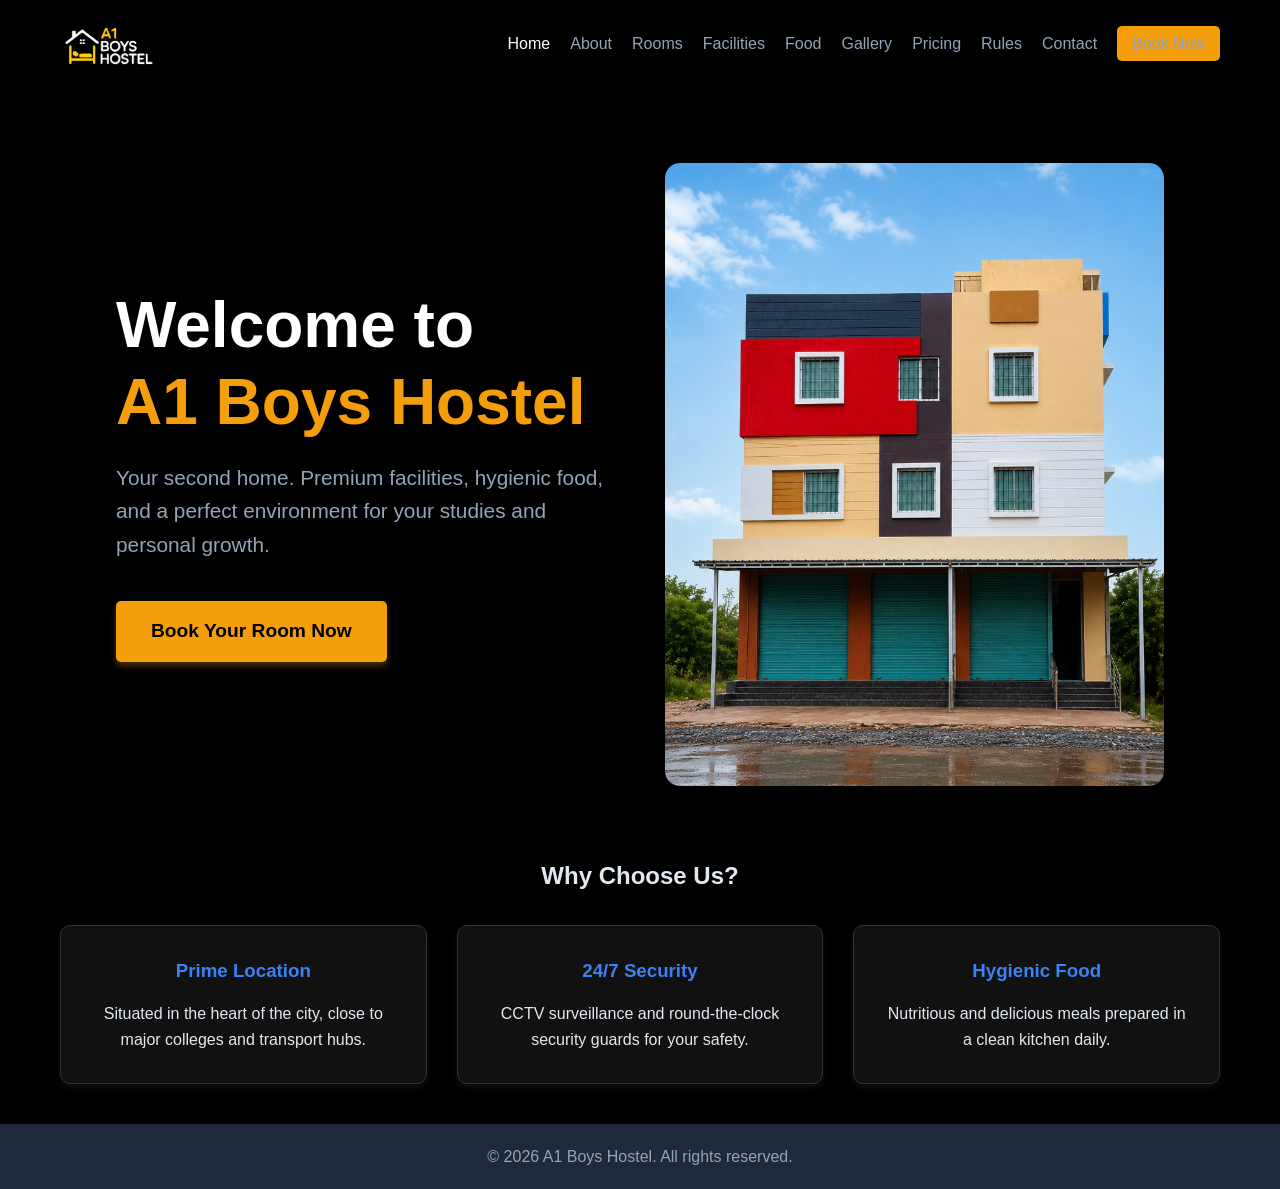
<file: index.html>
<!DOCTYPE html>
<html lang="en">
<head>
    <meta charset="UTF-8">
    <meta name="viewport" content="width=device-width, initial-scale=1.0">
    <title>A1 Boys Hostel | Home</title>
    <link rel="stylesheet" href="css/style.css">
</head>
<body>
    <header>
        <nav class="navbar">
            <a href="index.html" class="logo">
                <img src="images/logo.jpg" alt="A1 Boys Hostel Logo" style="height: 60px; margin: 0;">
            </a>
            <button class="menu-toggle" id="menuToggle">☰</button>
            <ul class="nav-links" id="navLinks">
                <li><a href="index.html">Home</a></li>
                <li><a href="about.html">About</a></li>
                <li><a href="rooms.html">Rooms</a></li>
                <li><a href="facilities.html">Facilities</a></li>
                <li><a href="food.html">Food</a></li>
                <li><a href="gallery.html">Gallery</a></li>
                <li><a href="pricing.html">Pricing</a></li>
                <li><a href="rules.html">Rules</a></li>
                <li><a href="contact.html">Contact</a></li>
                <li><a href="booking.html" class="btn" style="padding: 5px 15px; margin-top: -5px;">Book Now</a></li>
            </ul>
        </nav>
    </header>

    <main>
        <style>
            .hero-split {
                display: flex;
                flex-wrap: wrap;
                align-items: center;
                justify-content: center;
                width: 100vw;
                position: relative;
                left: 50%;
                right: 50%;
                margin-left: -50vw;
                margin-right: -50vw;
                padding: 60px 10%;
                background-color: #000000;
                min-height: 85vh;
                margin-top: -40px;
                gap: 50px;
            }
            .hero-content {
                flex: 1;
                min-width: 300px;
                max-width: 600px;
                text-align: left;
            }
            .hero-image-container {
                flex: 1;
                min-width: 300px;
                max-width: 500px;
                display: flex;
                justify-content: center;
            }
            .blinking-building {
                width: 100%;
                height: auto;
                max-height: 75vh;
                object-fit: cover;
                border-radius: 15px;
                box-shadow: 0 10px 30px rgba(0,0,0,0.5);
                animation: pulseImage 3s infinite alternate;
            }
            @keyframes pulseImage {
                0% { opacity: 1; transform: scale(1); box-shadow: 0 10px 30px rgba(0,0,0,0.5); }
                100% { opacity: 0.7; transform: scale(0.97); box-shadow: 0 10px 40px rgba(245, 158, 11, 0.4); }
            }
        </style>
        <section class="hero-split">
            <div class="hero-content">
                <h1 style="font-size: 4rem; color: var(--white); margin-bottom: 20px; line-height: 1.2;">Welcome to <br><span style="color: var(--accent-color);">A1 Boys Hostel</span></h1>
                <p style="font-size: 1.3rem; color: var(--gray); margin-bottom: 40px; line-height: 1.6;">Your second home. Premium facilities, hygienic food, and a perfect environment for your studies and personal growth.</p>
                <a href="booking.html" class="btn" style="padding: 15px 35px; font-size: 1.2rem; box-shadow: 0 4px 6px rgba(245, 158, 11, 0.3);">Book Your Room Now</a>
            </div>
            <div class="hero-image-container">
                <img src="images/home-bg.jpg" alt="A1 Boys Hostel Building" class="blinking-building">
            </div>
        </section>

        <section>
            <h2 style="text-align: center; margin-bottom: 20px;">Why Choose Us?</h2>
            <div class="grid-container">
                <div class="card">
                    <h3>Prime Location</h3>
                    <p>Situated in the heart of the city, close to major colleges and transport hubs.</p>
                </div>
                <div class="card">
                    <h3>24/7 Security</h3>
                    <p>CCTV surveillance and round-the-clock security guards for your safety.</p>
                </div>
                <div class="card">
                    <h3>Hygienic Food</h3>
                    <p>Nutritious and delicious meals prepared in a clean kitchen daily.</p>
                </div>
            </div>
        </section>
    </main>

    <footer>
        <p>&copy; 2026 A1 Boys Hostel. All rights reserved.</p>
    </footer>

    <script src="js/script.js"></script>
</body>
</html>
</file>
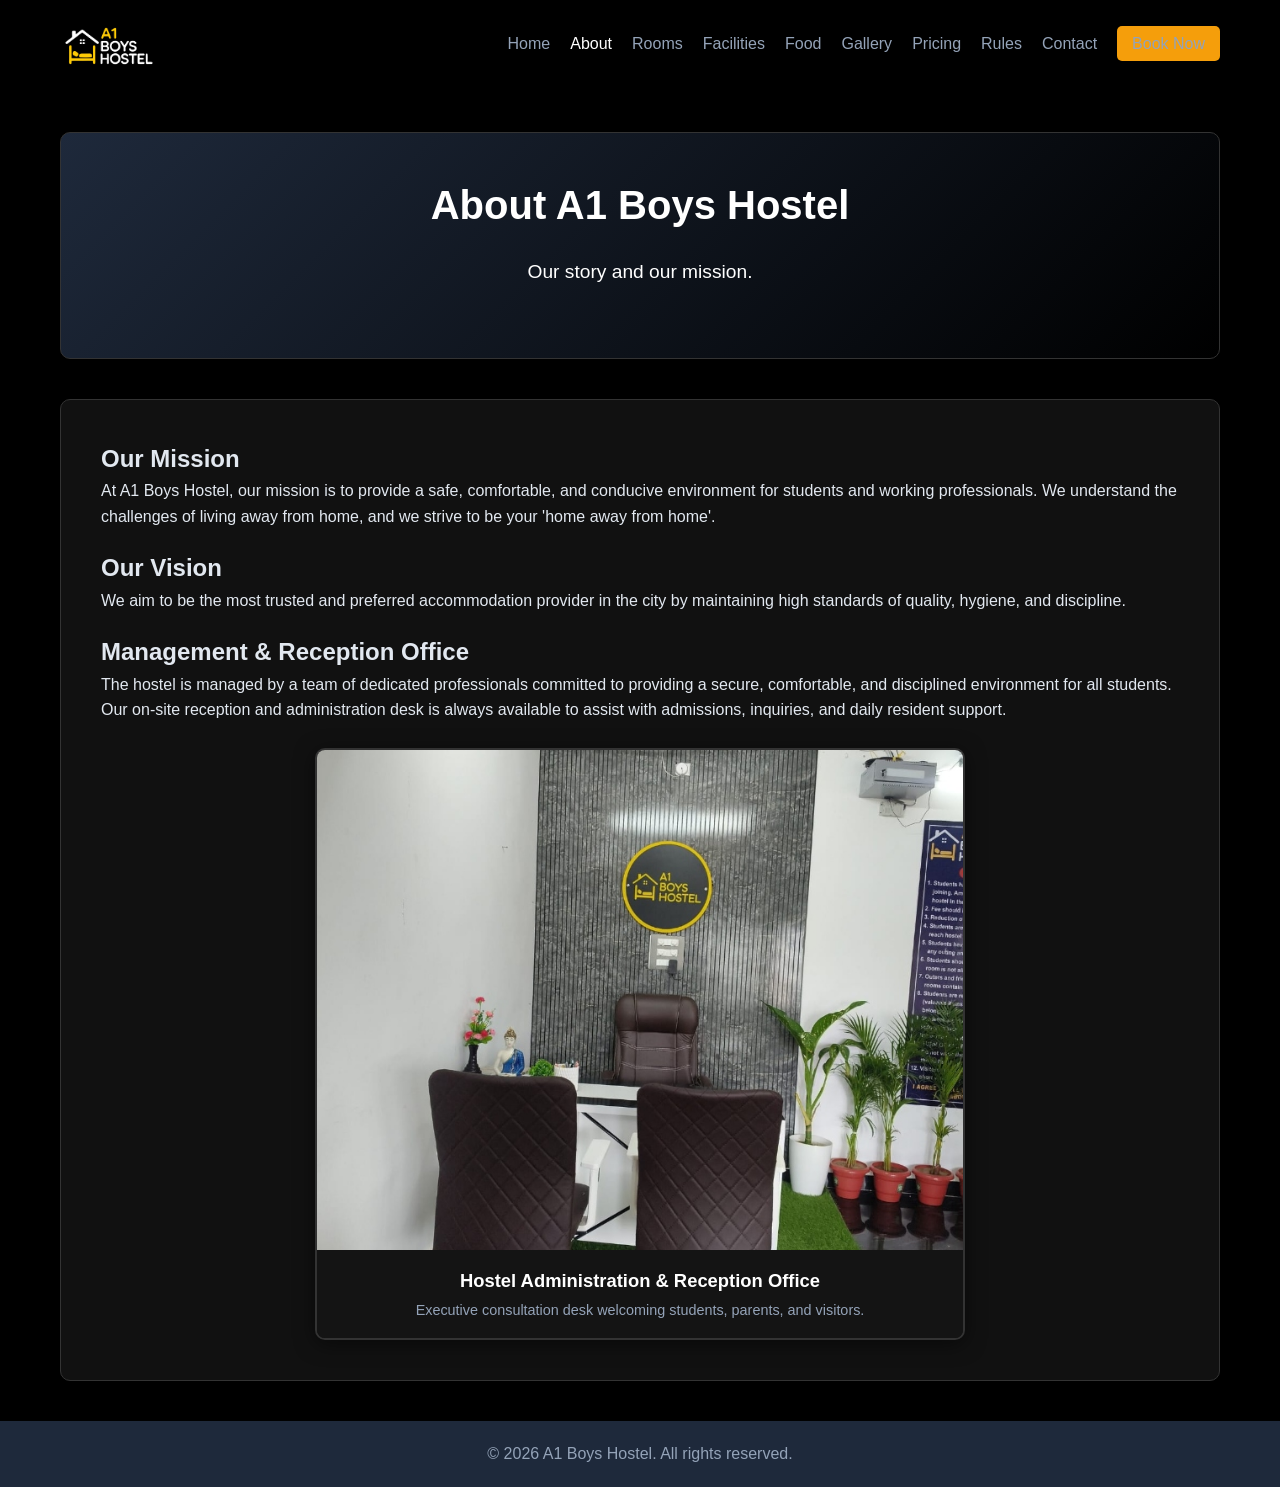
<file: about.html>
<!DOCTYPE html>
<html lang="en">
<head>
    <meta charset="UTF-8">
    <meta name="viewport" content="width=device-width, initial-scale=1.0">
    <title>About Us | A1 Boys Hostel</title>
    <link rel="stylesheet" href="css/style.css">
</head>
<body>
    <header>
        <nav class="navbar">
            <a href="index.html" class="logo">
                <img src="images/logo.jpg" alt="A1 Boys Hostel Logo" style="height: 60px; margin: 0;">
            </a>
            <button class="menu-toggle" id="menuToggle">☰</button>
            <ul class="nav-links" id="navLinks">
                <li><a href="index.html">Home</a></li>
                <li><a href="about.html">About</a></li>
                <li><a href="rooms.html">Rooms</a></li>
                <li><a href="facilities.html">Facilities</a></li>
                <li><a href="food.html">Food</a></li>
                <li><a href="gallery.html">Gallery</a></li>
                <li><a href="pricing.html">Pricing</a></li>
                <li><a href="rules.html">Rules</a></li>
                <li><a href="contact.html">Contact</a></li>
                <li><a href="booking.html" class="btn" style="padding: 5px 15px; margin-top: -5px;">Book Now</a></li>
            </ul>
        </nav>
    </header>

    <main>
        <section class="hero" style="padding: 40px 20px;">
            <h1>About A1 Boys Hostel</h1>
            <p>Our story and our mission.</p>
        </section>

        <section style="background-color: var(--card-bg); padding: 40px; border-radius: 10px; border: 1px solid var(--border-color);">
            <h2>Our Mission</h2>
            <p style="margin-bottom: 20px;">At A1 Boys Hostel, our mission is to provide a safe, comfortable, and conducive environment for students and working professionals. We understand the challenges of living away from home, and we strive to be your 'home away from home'.</p>
            
            <h2>Our Vision</h2>
            <p style="margin-bottom: 20px;">We aim to be the most trusted and preferred accommodation provider in the city by maintaining high standards of quality, hygiene, and discipline.</p>

            <h2>Management &amp; Reception Office</h2>
            <p style="margin-bottom: 25px;">The hostel is managed by a team of dedicated professionals committed to providing a secure, comfortable, and disciplined environment for all students. Our on-site reception and administration desk is always available to assist with admissions, inquiries, and daily resident support.</p>
            
            <div style="max-width: 650px; margin: 0 auto; border: 2px solid var(--border-color); border-radius: 10px; overflow: hidden; box-shadow: 0 4px 20px rgba(0,0,0,0.5);">
                <img src="images/office.jpg" alt="A1 Boys Hostel Management Office and Reception Desk" style="width: 100%; height: auto; max-height: 500px; object-fit: cover; display: block;">
                <div style="background-color: #141414; padding: 16px; text-align: center;">
                    <h4 style="color: var(--white); margin-bottom: 4px; font-size: 1.15rem;">Hostel Administration &amp; Reception Office</h4>
                    <p style="color: var(--gray); font-size: 0.9rem; margin: 0;">Executive consultation desk welcoming students, parents, and visitors.</p>
                </div>
            </div>
        </section>
    </main>

    <footer>
        <p>&copy; 2026 A1 Boys Hostel. All rights reserved.</p>
    </footer>

    <script src="js/script.js"></script>
</body>
</html>
</file>
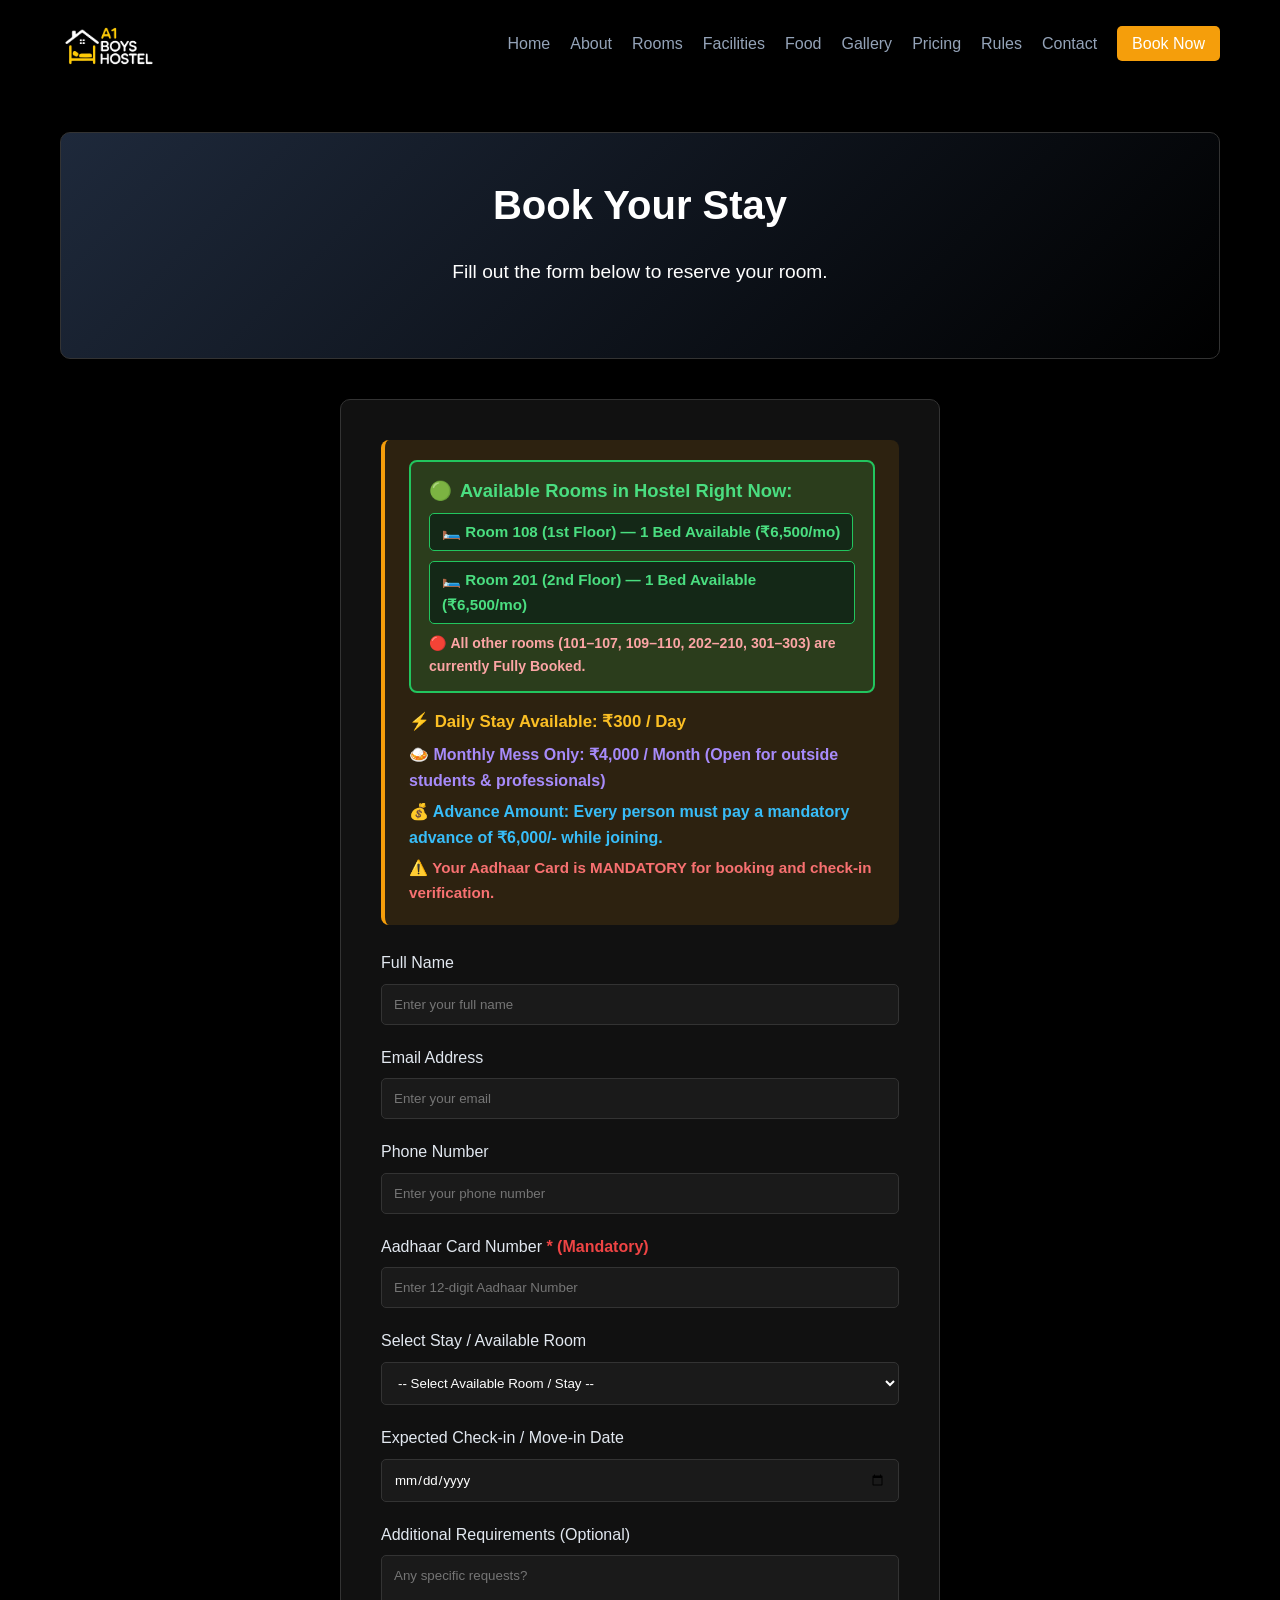
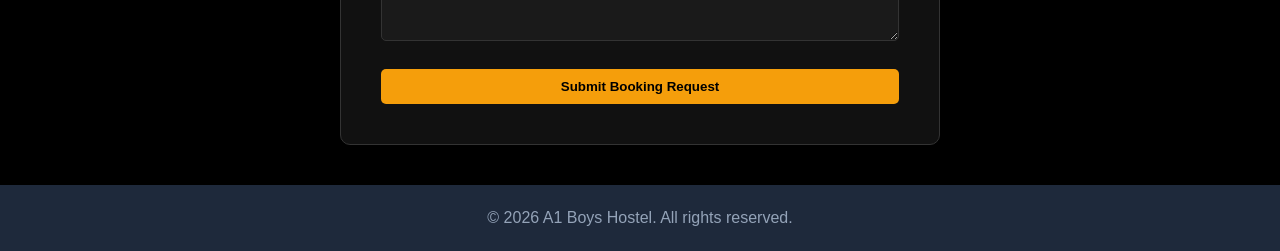
<file: booking.html>
<!DOCTYPE html>
<html lang="en">
<head>
    <meta charset="UTF-8">
    <meta name="viewport" content="width=device-width, initial-scale=1.0">
    <title>Book a Room | A1 Boys Hostel</title>
    <link rel="stylesheet" href="css/style.css">
    <style>
        .form-container {
            background-color: var(--card-bg);
            padding: 40px;
            border-radius: 10px;
            border: 1px solid var(--border-color);
            max-width: 600px;
            margin: 0 auto;
        }
    </style>
</head>
<body>
    <header>
        <nav class="navbar">
            <a href="index.html" class="logo">
                <img src="images/logo.jpg" alt="A1 Boys Hostel Logo" style="height: 60px; margin: 0;">
            </a>
            <button class="menu-toggle" id="menuToggle">☰</button>
            <ul class="nav-links" id="navLinks">
                <li><a href="index.html">Home</a></li>
                <li><a href="about.html">About</a></li>
                <li><a href="rooms.html">Rooms</a></li>
                <li><a href="facilities.html">Facilities</a></li>
                <li><a href="food.html">Food</a></li>
                <li><a href="gallery.html">Gallery</a></li>
                <li><a href="pricing.html">Pricing</a></li>
                <li><a href="rules.html">Rules</a></li>
                <li><a href="contact.html">Contact</a></li>
                <li><a href="booking.html" class="btn" style="padding: 5px 15px; margin-top: -5px;">Book Now</a></li>
            </ul>
        </nav>
    </header>

    <main>
        <section class="hero" style="padding: 40px 20px;">
            <h1>Book Your Stay</h1>
            <p>Fill out the form below to reserve your room.</p>
        </section>

        <section>
            <div class="form-container">
                <div style="background-color: rgba(245, 158, 11, 0.12); border-left: 4px solid var(--accent-color); padding: 20px 24px; border-radius: 8px; margin-bottom: 25px;">
                    <!-- Currently Available Rooms Display -->
                    <div style="background: rgba(34, 197, 94, 0.16); border: 2px solid #22c55e; padding: 14px 18px; border-radius: 8px; margin-bottom: 16px;">
                        <h4 style="margin: 0 0 8px 0; color: #4ade80; font-weight: 800; font-size: 1.15rem; display: flex; align-items: center; gap: 8px;">
                            <span>🟢</span> Available Rooms in Hostel Right Now:
                        </h4>
                        <div style="display: flex; flex-wrap: wrap; gap: 10px; margin-bottom: 8px;">
                            <span style="background-color: #142817; border: 1px solid #22c55e; color: #4ade80; padding: 6px 12px; border-radius: 5px; font-weight: bold; font-size: 0.95rem;">
                                🛏️ Room 108 (1st Floor) — <strong>1 Bed Available</strong> (₹6,500/mo)
                            </span>
                            <span style="background-color: #142817; border: 1px solid #22c55e; color: #4ade80; padding: 6px 12px; border-radius: 5px; font-weight: bold; font-size: 0.95rem;">
                                🛏️ Room 201 (2nd Floor) — <strong>1 Bed Available</strong> (₹6,500/mo)
                            </span>
                        </div>
                        <p style="margin: 0; color: #fca5a5; font-size: 0.88rem; font-weight: 600;">
                            🔴 All other rooms (101–107, 109–110, 202–210, 301–303) are currently <strong>Fully Booked</strong>.
                        </p>
                    </div>

                    <p style="margin: 0 0 6px 0; color: #fbbf24; font-weight: 700; font-size: 1.05rem;">
                        ⚡ Daily Stay Available: <strong>₹300 / Day</strong>
                    </p>
                    <p style="margin: 0 0 6px 0; color: #a78bfa; font-weight: 700; font-size: 1rem;">
                        🍛 <strong>Monthly Mess Only:</strong> <strong>₹4,000 / Month</strong> (Open for outside students &amp; professionals)
                    </p>
                    <p style="margin: 0 0 6px 0; color: #38bdf8; font-weight: 700; font-size: 1rem;">
                        💰 <strong>Advance Amount:</strong> Every person must pay a mandatory advance of <strong>₹6,000/-</strong> while joining.
                    </p>
                    <p style="margin: 0; color: #f87171; font-weight: 600; font-size: 0.95rem;">
                        ⚠️ <strong>Your Aadhaar Card is MANDATORY</strong> for booking and check-in verification.
                    </p>
                </div>

                <form action="#" method="POST" onsubmit="event.preventDefault(); alert('Booking request submitted successfully! We will contact you soon.');">
                    <div class="form-group">
                        <label for="name">Full Name</label>
                        <input type="text" id="name" name="name" required placeholder="Enter your full name">
                    </div>
                    <div class="form-group">
                        <label for="email">Email Address</label>
                        <input type="email" id="email" name="email" required placeholder="Enter your email">
                    </div>
                    <div class="form-group">
                        <label for="phone">Phone Number</label>
                        <input type="tel" id="phone" name="phone" required placeholder="Enter your phone number">
                    </div>
                    <div class="form-group">
                        <label for="aadhaar">Aadhaar Card Number <span style="color: #ef4444; font-weight: bold;">* (Mandatory)</span></label>
                        <input type="text" id="aadhaar" name="aadhaar" required placeholder="Enter 12-digit Aadhaar Number" maxlength="12" pattern="\d{12}" title="Please enter a valid 12-digit Aadhaar number">
                    </div>
                    <div class="form-group">
                        <label for="room-type">Select Stay / Available Room</label>
                        <select id="room-type" name="room-type" required>
                            <option value="">-- Select Available Room / Stay --</option>
                            <option value="room-108">🟢 Room 108 (1st Floor - 1 Bed Available) - ₹6,500/Month</option>
                            <option value="room-201">🟢 Room 201 (2nd Floor - 1 Bed Available) - ₹6,500/Month</option>
                            <option value="daily-300">⚡ Daily Stay (₹300 / Day)</option>
                            <option value="mess-only">🍛 Monthly Mess Only (₹4,000 / Month)</option>
                            <option value="waitlist">🔴 Other Rooms (Join Priority Waiting List)</option>
                            <option value="3-sharing">3 Sharing (General)</option>
                            <option value="4-sharing">4 Sharing (General)</option>
                            <option value="8-sharing">8 Sharing - Dorm (General)</option>
                        </select>
                    </div>
                    <div class="form-group">
                        <label for="date">Expected Check-in / Move-in Date</label>
                        <input type="date" id="date" name="date" required>
                    </div>
                    <div class="form-group">
                        <label for="message">Additional Requirements (Optional)</label>
                        <textarea id="message" name="message" rows="4" placeholder="Any specific requests?"></textarea>
                    </div>
                    <button type="submit" class="btn" style="width: 100%;">Submit Booking Request</button>
                </form>
            </div>
        </section>
    </main>

    <footer>
        <p>&copy; 2026 A1 Boys Hostel. All rights reserved.</p>
    </footer>

    <script src="js/script.js"></script>
    <script>
        document.addEventListener('DOMContentLoaded', () => {
            const params = new URLSearchParams(window.location.search);
            const room = params.get('room');
            const type = params.get('type');
            const roomTypeSelect = document.getElementById('room-type');
            const messageInput = document.getElementById('message');

            if (room) {
                // Determine floor and type
                let floor = '1st Floor';
                let roomDesc = '3 Sharing';
                if (room.startsWith('2')) {
                    floor = '2nd Floor';
                } else if (room.startsWith('3')) {
                    floor = '3rd Floor';
                }

                if (room === '108') {
                    roomTypeSelect.value = 'room-108';
                    roomDesc = '3 Sharing (1 Bed Available)';
                } else if (room === '201') {
                    roomTypeSelect.value = 'room-201';
                    roomDesc = '3 Sharing (1 Bed Available)';
                } else if (['110', '210', '302', '303'].includes(room)) {
                    roomTypeSelect.value = 'waitlist';
                    roomDesc = room === '110' || room === '210' ? '6 Beds Dorm' : '8 Beds Dorm';
                } else if (room === '301') {
                    roomTypeSelect.value = 'waitlist';
                    roomDesc = '4 Beds';
                } else {
                    roomTypeSelect.value = 'waitlist';
                    roomDesc = '3 Beds';
                }

                if (messageInput && !messageInput.value) {
                    messageInput.value = `Booking preference: Room ${room} (${floor} - ${roomDesc})`;
                }

                const isAvailable = (room === '108' || room === '201');
                const alertBox = document.createElement('div');
                
                if (isAvailable) {
                    alertBox.style.cssText = 'background-color: rgba(16, 185, 129, 0.15); border: 1px solid #10b981; color: #6ee7b7; padding: 14px 18px; border-radius: 6px; margin-bottom: 20px; font-weight: bold; font-size: 1.05rem; display: flex; align-items: center; gap: 10px;';
                    alertBox.innerHTML = `<span>🟢</span> <span>Great choice! <strong>Room ${room} (${floor})</strong> has <strong>1 Bed Available</strong>! Submit your details below to secure your bed immediately.</span>`;
                } else {
                    alertBox.style.cssText = 'background-color: rgba(239, 68, 68, 0.15); border: 1px solid #ef4444; color: #fca5a5; padding: 14px 18px; border-radius: 6px; margin-bottom: 20px; font-weight: bold; font-size: 1.05rem; display: flex; align-items: center; gap: 10px;';
                    alertBox.innerHTML = `<span>🔴</span> <span>Notice: <strong>Room ${room} (${floor})</strong> is currently <strong>Fully Booked</strong>. You can still submit this form to join our priority waitlist!</span>`;
                }
                
                const form = document.querySelector('.form-container form');
                if (form) {
                    form.prepend(alertBox);
                }
            } else if (type === 'mess-only' && roomTypeSelect) {
                roomTypeSelect.value = 'mess-only';
                const alertBox = document.createElement('div');
                alertBox.style.cssText = 'background-color: rgba(168, 85, 247, 0.15); border: 1px solid #a855f7; color: #d8b4fe; padding: 14px 18px; border-radius: 6px; margin-bottom: 20px; font-weight: bold; font-size: 1.05rem; display: flex; align-items: center; gap: 10px;';
                alertBox.innerHTML = `<span>🍛</span> <span>Selected: <strong>Monthly Mess Subscription (₹4,000 / Month)</strong> — 3 Times Daily Homely Meals</span>`;
                const form = document.querySelector('.form-container form');
                if (form) {
                    form.prepend(alertBox);
                }
            } else if (type && roomTypeSelect) {
                roomTypeSelect.value = type;
            }
        });
    </script>
</body>
</html>
</file>
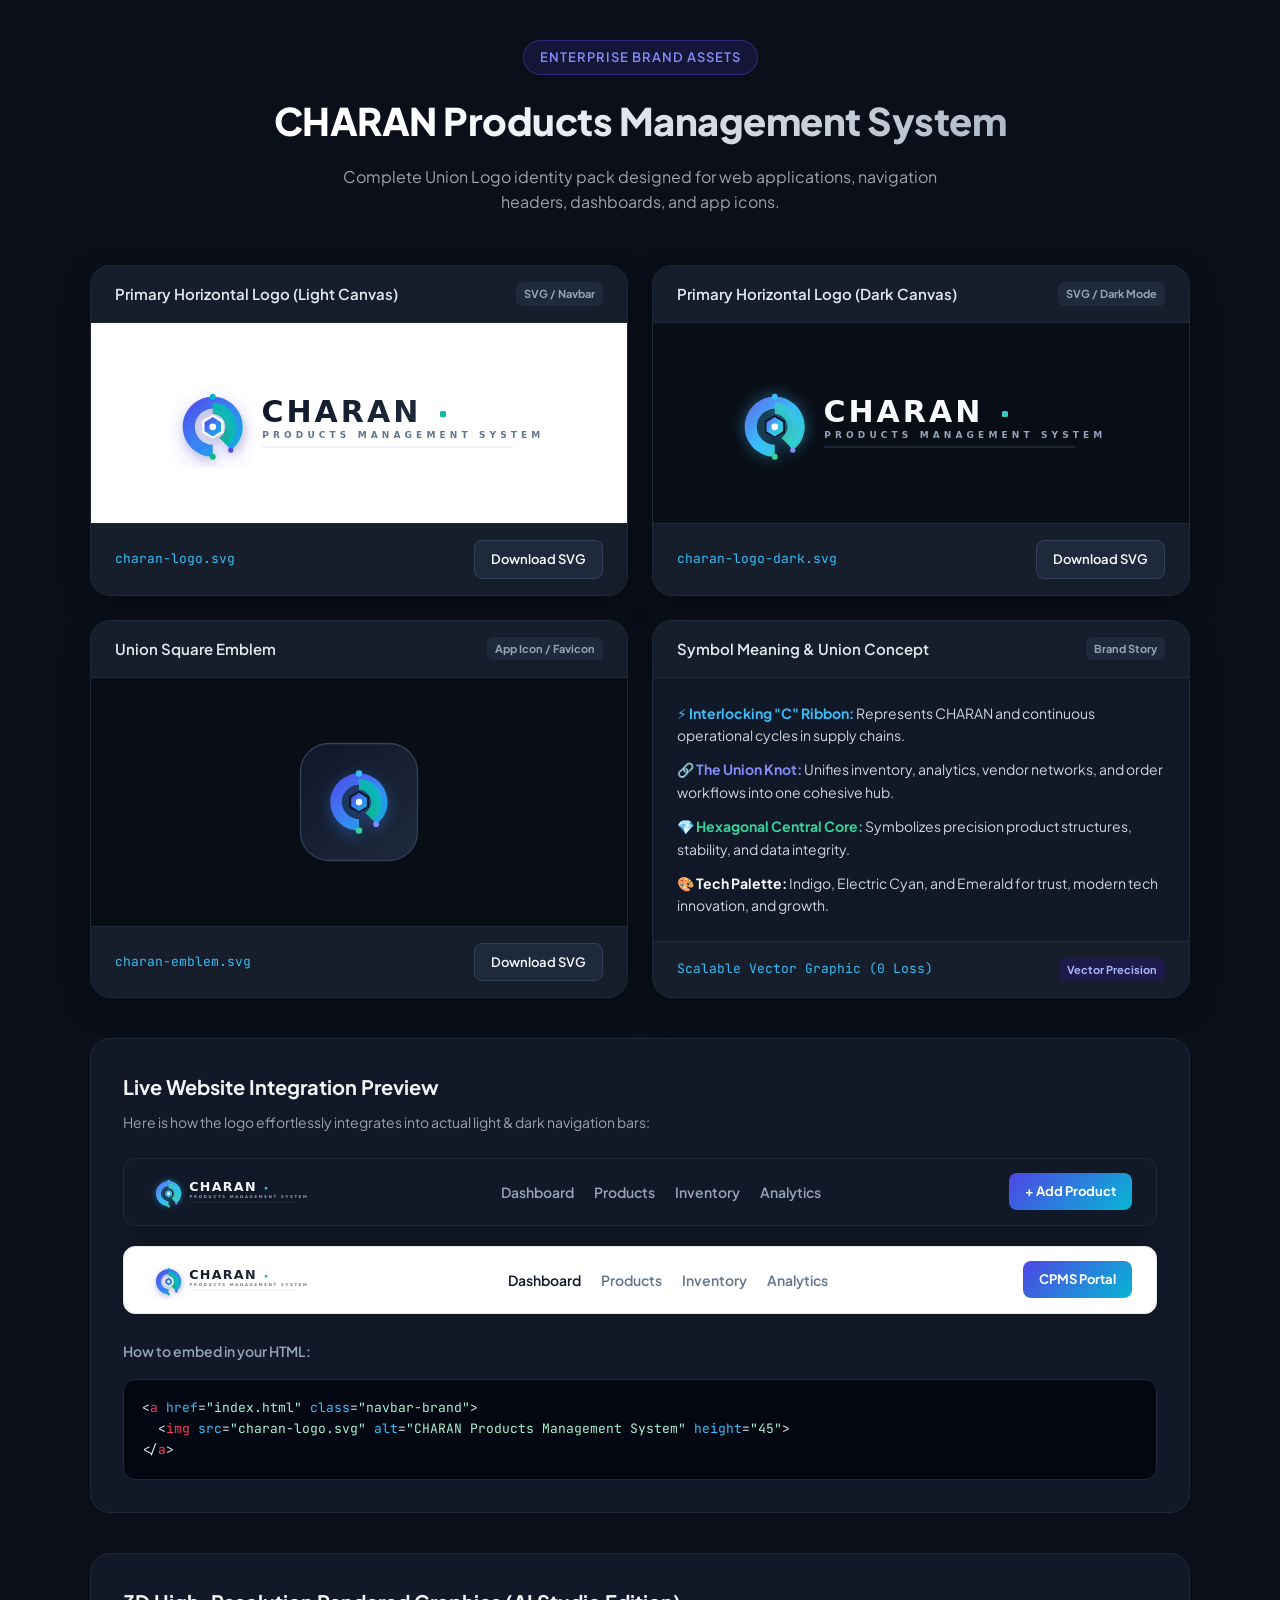
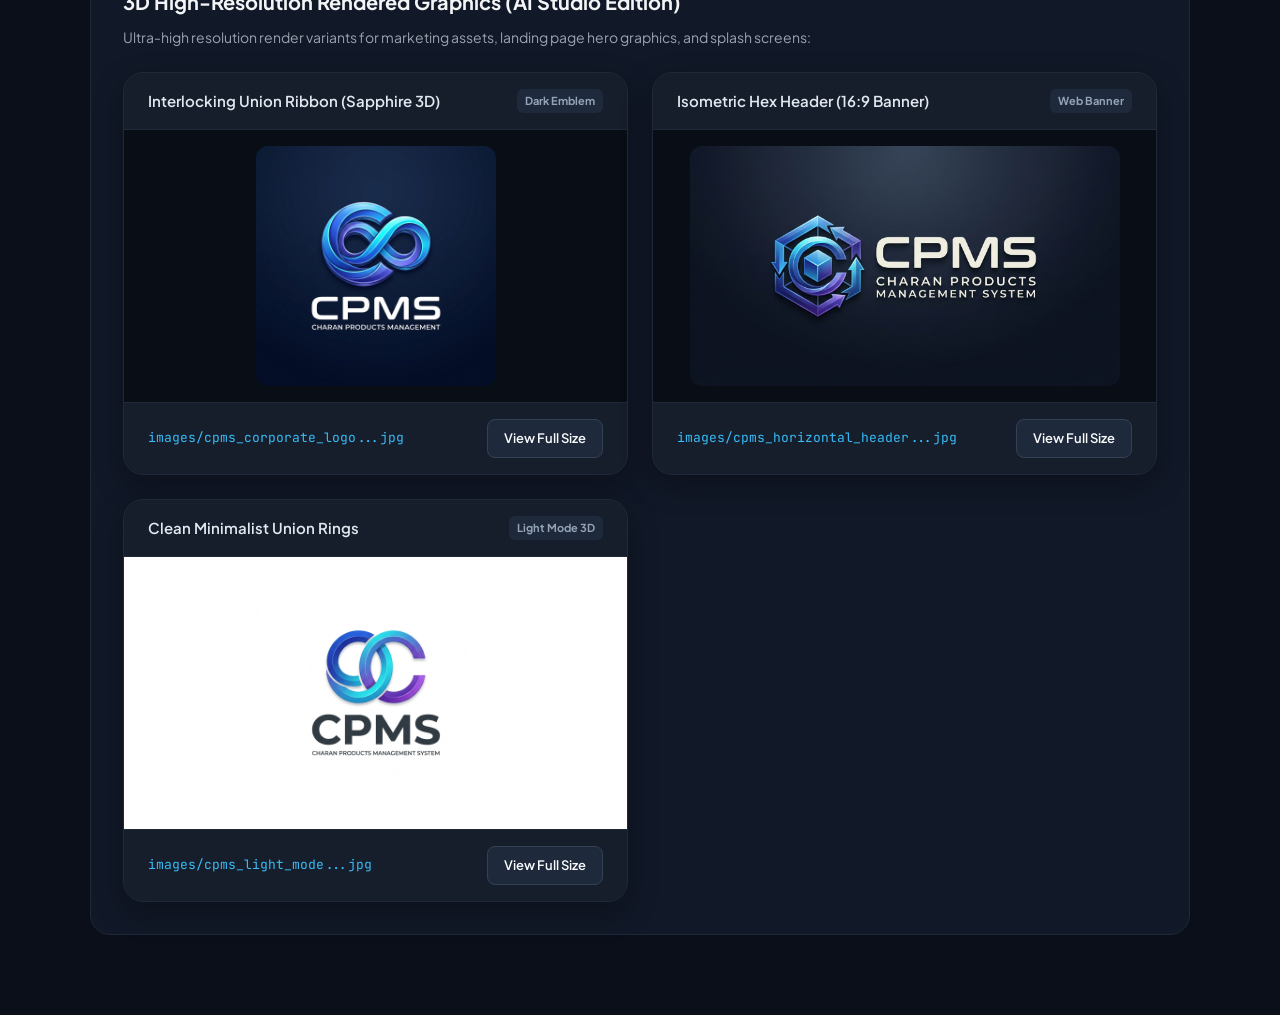
<file: charan-logo-showcase.html>
<!DOCTYPE html>
<html lang="en">
<head>
  <meta charset="UTF-8">
  <meta name="viewport" content="width=device-width, initial-scale=1.0">
  <title>CHARAN Products Management System - Official Union Logo Showcase</title>
  <link rel="preconnect" href="https://fonts.googleapis.com">
  <link rel="preconnect" href="https://fonts.gstatic.com" crossorigin>
  <link href="https://fonts.googleapis.com/css2?family=Plus+Jakarta+Sans:wght@400;500;600;700;800&family=JetBrains+Mono:wght@400;600&display=swap" rel="stylesheet">
  <style>
    :root {
      --bg: #0B0F19;
      --card-bg: #111827;
      --card-border: #1F2937;
      --primary: #4F46E5;
      --accent: #06B6D4;
      --text: #F3F4F6;
      --text-muted: #9CA3AF;
    }

    * {
      box-sizing: border-box;
      margin: 0;
      padding: 0;
    }

    body {
      font-family: 'Plus Jakarta Sans', system-ui, -apple-system, sans-serif;
      background-color: var(--bg);
      color: var(--text);
      line-height: 1.6;
      padding: 40px 20px;
    }

    .container {
      max-width: 1100px;
      margin: 0 auto;
    }

    header {
      text-align: center;
      margin-bottom: 50px;
    }

    .badge {
      display: inline-block;
      padding: 6px 16px;
      border-radius: 9999px;
      background: rgba(79, 70, 229, 0.15);
      border: 1px solid rgba(79, 70, 229, 0.4);
      color: #818CF8;
      font-size: 13px;
      font-weight: 600;
      letter-spacing: 1px;
      text-transform: uppercase;
      margin-bottom: 16px;
    }

    h1 {
      font-size: 38px;
      font-weight: 800;
      letter-spacing: -0.5px;
      background: linear-gradient(135deg, #FFFFFF 30%, #94A3B8 100%);
      -webkit-background-clip: text;
      -webkit-text-fill-color: transparent;
      margin-bottom: 12px;
    }

    p.subtitle {
      color: var(--text-muted);
      font-size: 16px;
      max-width: 650px;
      margin: 0 auto;
    }

    .grid {
      display: grid;
      grid-template-columns: repeat(auto-fit, minmax(480px, 1fr));
      gap: 24px;
      margin-bottom: 40px;
    }

    @media (max-width: 600px) {
      .grid {
        grid-template-columns: 1fr;
      }
    }

    .card {
      background: var(--card-bg);
      border: 1px solid var(--card-border);
      border-radius: 20px;
      overflow: hidden;
      box-shadow: 0 10px 30px rgba(0, 0, 0, 0.3);
      display: flex;
      flex-direction: column;
    }

    .card-header {
      padding: 16px 24px;
      background: rgba(255, 255, 255, 0.02);
      border-bottom: 1px solid var(--card-border);
      display: flex;
      justify-content: space-between;
      align-items: center;
    }

    .card-title {
      font-size: 15px;
      font-weight: 600;
      color: #E2E8F0;
    }

    .card-tag {
      font-size: 11px;
      font-weight: 700;
      padding: 3px 8px;
      border-radius: 6px;
      background: #1E293B;
      color: #94A3B8;
    }

    .preview-box {
      padding: 48px 32px;
      display: flex;
      align-items: center;
      justify-content: center;
      min-height: 200px;
      flex-grow: 1;
    }

    .preview-light {
      background: #FFFFFF;
    }

    .preview-dark {
      background: #090D16;
    }

    .preview-box img, .preview-box object {
      max-width: 100%;
      height: auto;
      max-height: 90px;
    }

    .emblem-card .preview-box img, .emblem-card .preview-box object {
      max-height: 130px;
    }

    .card-footer {
      padding: 16px 24px;
      background: rgba(255, 255, 255, 0.02);
      border-top: 1px solid var(--card-border);
      display: flex;
      justify-content: space-between;
      align-items: center;
    }

    .file-name {
      font-family: 'JetBrains Mono', monospace;
      font-size: 13px;
      color: #38BDF8;
    }

    .btn {
      display: inline-flex;
      align-items: center;
      gap: 6px;
      padding: 8px 16px;
      border-radius: 8px;
      font-size: 13px;
      font-weight: 600;
      text-decoration: none;
      background: #1E293B;
      color: #F8FAFC;
      border: 1px solid #334155;
      transition: all 0.2s ease;
      cursor: pointer;
    }

    .btn:hover {
      background: #334155;
      border-color: #475569;
    }

    .btn-primary {
      background: #4F46E5;
      border-color: #6366F1;
    }

    .btn-primary:hover {
      background: #4338CA;
    }

    /* Live Header Mockup */
    .mockup-section {
      background: var(--card-bg);
      border: 1px solid var(--card-border);
      border-radius: 20px;
      padding: 32px;
      margin-bottom: 40px;
    }

    .mockup-title {
      font-size: 20px;
      font-weight: 700;
      margin-bottom: 8px;
    }

    .mockup-desc {
      color: var(--text-muted);
      font-size: 14px;
      margin-bottom: 24px;
    }

    .navbar-mockup {
      border-radius: 12px;
      padding: 14px 24px;
      display: flex;
      align-items: center;
      justify-content: space-between;
      margin-bottom: 20px;
      box-shadow: 0 4px 20px rgba(0,0,0,0.15);
    }

    .navbar-light {
      background: #FFFFFF;
      border: 1px solid #E2E8F0;
    }

    .navbar-dark {
      background: #111827;
      border: 1px solid #1F2937;
    }

    .nav-links {
      display: flex;
      gap: 20px;
      list-style: none;
    }

    .nav-links li a {
      text-decoration: none;
      font-size: 14px;
      font-weight: 600;
      color: #64748B;
      transition: color 0.2s;
    }

    .navbar-dark .nav-links li a {
      color: #94A3B8;
    }

    .nav-links li a:hover {
      color: #4F46E5;
    }

    .navbar-dark .nav-links li a:hover {
      color: #38BDF8;
    }

    .nav-cta {
      padding: 8px 16px;
      border-radius: 8px;
      font-size: 13px;
      font-weight: 700;
      background: linear-gradient(135deg, #4F46E5, #06B6D4);
      color: #FFFFFF;
      text-decoration: none;
    }

    /* Code block */
    .code-box {
      background: #030712;
      border: 1px solid #1E293B;
      border-radius: 12px;
      padding: 18px;
      font-family: 'JetBrains Mono', monospace;
      font-size: 13px;
      color: #E2E8F0;
      overflow-x: auto;
      margin-top: 16px;
    }

    .code-box span.tag { color: #F43F5E; }
    .code-box span.attr { color: #38BDF8; }
    .code-box span.val { color: #A7F3D0; }
  </style>
</head>
<body>

  <div class="container">
    <header>
      <div class="badge">Enterprise Brand Assets</div>
      <h1>CHARAN Products Management System</h1>
      <p class="subtitle">Complete Union Logo identity pack designed for web applications, navigation headers, dashboards, and app icons.</p>
    </header>

    <div class="grid">
      <!-- 1. Standard Horizontal Logo (Light Background) -->
      <div class="card">
        <div class="card-header">
          <span class="card-title">Primary Horizontal Logo (Light Canvas)</span>
          <span class="card-tag">SVG / Navbar</span>
        </div>
        <div class="preview-box preview-light">
          <img src="charan-logo.svg" alt="CHARAN PMS Logo Light">
        </div>
        <div class="card-footer">
          <span class="file-name">charan-logo.svg</span>
          <a href="charan-logo.svg" download class="btn">Download SVG</a>
        </div>
      </div>

      <!-- 2. Standard Horizontal Logo (Dark Background) -->
      <div class="card">
        <div class="card-header">
          <span class="card-title">Primary Horizontal Logo (Dark Canvas)</span>
          <span class="card-tag">SVG / Dark Mode</span>
        </div>
        <div class="preview-box preview-dark">
          <img src="charan-logo-dark.svg" alt="CHARAN PMS Logo Dark">
        </div>
        <div class="card-footer">
          <span class="file-name">charan-logo-dark.svg</span>
          <a href="charan-logo-dark.svg" download class="btn">Download SVG</a>
        </div>
      </div>

      <!-- 3. Emblem Icon / Squircle -->
      <div class="card emblem-card">
        <div class="card-header">
          <span class="card-title">Union Square Emblem</span>
          <span class="card-tag">App Icon / Favicon</span>
        </div>
        <div class="preview-box preview-dark">
          <img src="charan-emblem.svg" alt="CHARAN PMS Emblem">
        </div>
        <div class="card-footer">
          <span class="file-name">charan-emblem.svg</span>
          <a href="charan-emblem.svg" download class="btn">Download SVG</a>
        </div>
      </div>

      <!-- 4. Design Concept & Philosophy -->
      <div class="card">
        <div class="card-header">
          <span class="card-title">Symbol Meaning & Union Concept</span>
          <span class="card-tag">Brand Story</span>
        </div>
        <div style="padding: 24px; color: #CBD5E1; font-size: 14px;">
          <p style="margin-bottom: 12px;"><strong style="color: #38BDF8;">⚡ Interlocking "C" Ribbon:</strong> Represents CHARAN and continuous operational cycles in supply chains.</p>
          <p style="margin-bottom: 12px;"><strong style="color: #818CF8;">🔗 The Union Knot:</strong> Unifies inventory, analytics, vendor networks, and order workflows into one cohesive hub.</p>
          <p style="margin-bottom: 12px;"><strong style="color: #34D399;">💎 Hexagonal Central Core:</strong> Symbolizes precision product structures, stability, and data integrity.</p>
          <p><strong style="color: #F8FAFC;">🎨 Tech Palette:</strong> Indigo, Electric Cyan, and Emerald for trust, modern tech innovation, and growth.</p>
        </div>
        <div class="card-footer">
          <span class="file-name">Scalable Vector Graphic (0 Loss)</span>
          <span class="card-tag" style="background:#1E1B4B; color:#A5B4FC;">Vector Precision</span>
        </div>
      </div>
    </div>

    <!-- Live Website Navbar Integration Demo -->
    <div class="mockup-section">
      <div class="mockup-title">Live Website Integration Preview</div>
      <div class="mockup-desc">Here is how the logo effortlessly integrates into actual light & dark navigation bars:</div>

      <!-- Dark Navbar Demo -->
      <nav class="navbar-mockup navbar-dark">
        <div style="height: 38px;">
          <img src="charan-logo-dark.svg" alt="Logo" style="height: 100%;">
        </div>
        <ul class="nav-links">
          <li><a href="#">Dashboard</a></li>
          <li><a href="#">Products</a></li>
          <li><a href="#">Inventory</a></li>
          <li><a href="#">Analytics</a></li>
        </ul>
        <a href="#" class="nav-cta">+ Add Product</a>
      </nav>

      <!-- Light Navbar Demo -->
      <nav class="navbar-mockup navbar-light">
        <div style="height: 38px;">
          <img src="charan-logo.svg" alt="Logo" style="height: 100%;">
        </div>
        <ul class="nav-links">
          <li><a href="#" style="color:#0F172A;">Dashboard</a></li>
          <li><a href="#">Products</a></li>
          <li><a href="#">Inventory</a></li>
          <li><a href="#">Analytics</a></li>
        </ul>
        <a href="#" class="nav-cta">CPMS Portal</a>
      </nav>

      <!-- Code Snippet -->
      <div style="margin-top: 24px;">
        <span style="font-size: 14px; font-weight: 600; color: #94A3B8;">How to embed in your HTML:</span>
        <div class="code-box">
          &lt;<span class="tag">a</span> <span class="attr">href</span>=<span class="val">"index.html"</span> <span class="attr">class</span>=<span class="val">"navbar-brand"</span>&gt;<br>
          &nbsp;&nbsp;&lt;<span class="tag">img</span> <span class="attr">src</span>=<span class="val">"charan-logo.svg"</span> <span class="attr">alt</span>=<span class="val">"CHARAN Products Management System"</span> <span class="attr">height</span>=<span class="val">"45"</span>&gt;<br>
          &lt;/<span class="tag">a</span>&gt;
        </div>
      </div>
    </div>

    <!-- 3D Rendered Concept Badges -->
    <div class="mockup-section">
      <div class="mockup-title">3D High-Resolution Rendered Graphics (AI Studio Edition)</div>
      <div class="mockup-desc">Ultra-high resolution render variants for marketing assets, landing page hero graphics, and splash screens:</div>

      <div class="grid" style="margin-bottom: 0;">
        <div class="card">
          <div class="card-header">
            <span class="card-title">Interlocking Union Ribbon (Sapphire 3D)</span>
            <span class="card-tag">Dark Emblem</span>
          </div>
          <div class="preview-box preview-dark" style="padding: 16px;">
            <img src="images/cpms_corporate_logo_1792037731255.jpg" alt="CPMS 3D Ribbon Logo" style="border-radius: 12px; max-height: 240px; width: auto; object-fit: contain;">
          </div>
          <div class="card-footer">
            <span class="file-name">images/cpms_corporate_logo...jpg</span>
            <a href="images/cpms_corporate_logo_1792037731255.jpg" target="_blank" class="btn">View Full Size</a>
          </div>
        </div>

        <div class="card">
          <div class="card-header">
            <span class="card-title">Isometric Hex Header (16:9 Banner)</span>
            <span class="card-tag">Web Banner</span>
          </div>
          <div class="preview-box preview-dark" style="padding: 16px;">
            <img src="images/cpms_horizontal_header_logo_1792037751614.jpg" alt="CPMS Horizontal Header" style="border-radius: 12px; max-height: 240px; width: auto; object-fit: contain;">
          </div>
          <div class="card-footer">
            <span class="file-name">images/cpms_horizontal_header...jpg</span>
            <a href="images/cpms_horizontal_header_logo_1792037751614.jpg" target="_blank" class="btn">View Full Size</a>
          </div>
        </div>

        <div class="card">
          <div class="card-header">
            <span class="card-title">Clean Minimalist Union Rings</span>
            <span class="card-tag">Light Mode 3D</span>
          </div>
          <div class="preview-box preview-light" style="padding: 16px;">
            <img src="images/cpms_light_mode_logo_1792037769765.jpg" alt="CPMS Light Mode Logo" style="border-radius: 12px; max-height: 240px; width: auto; object-fit: contain;">
          </div>
          <div class="card-footer">
            <span class="file-name">images/cpms_light_mode...jpg</span>
            <a href="images/cpms_light_mode_logo_1792037769765.jpg" target="_blank" class="btn">View Full Size</a>
          </div>
        </div>
      </div>
    </div>
  </div>

</body>
</html>
</file>
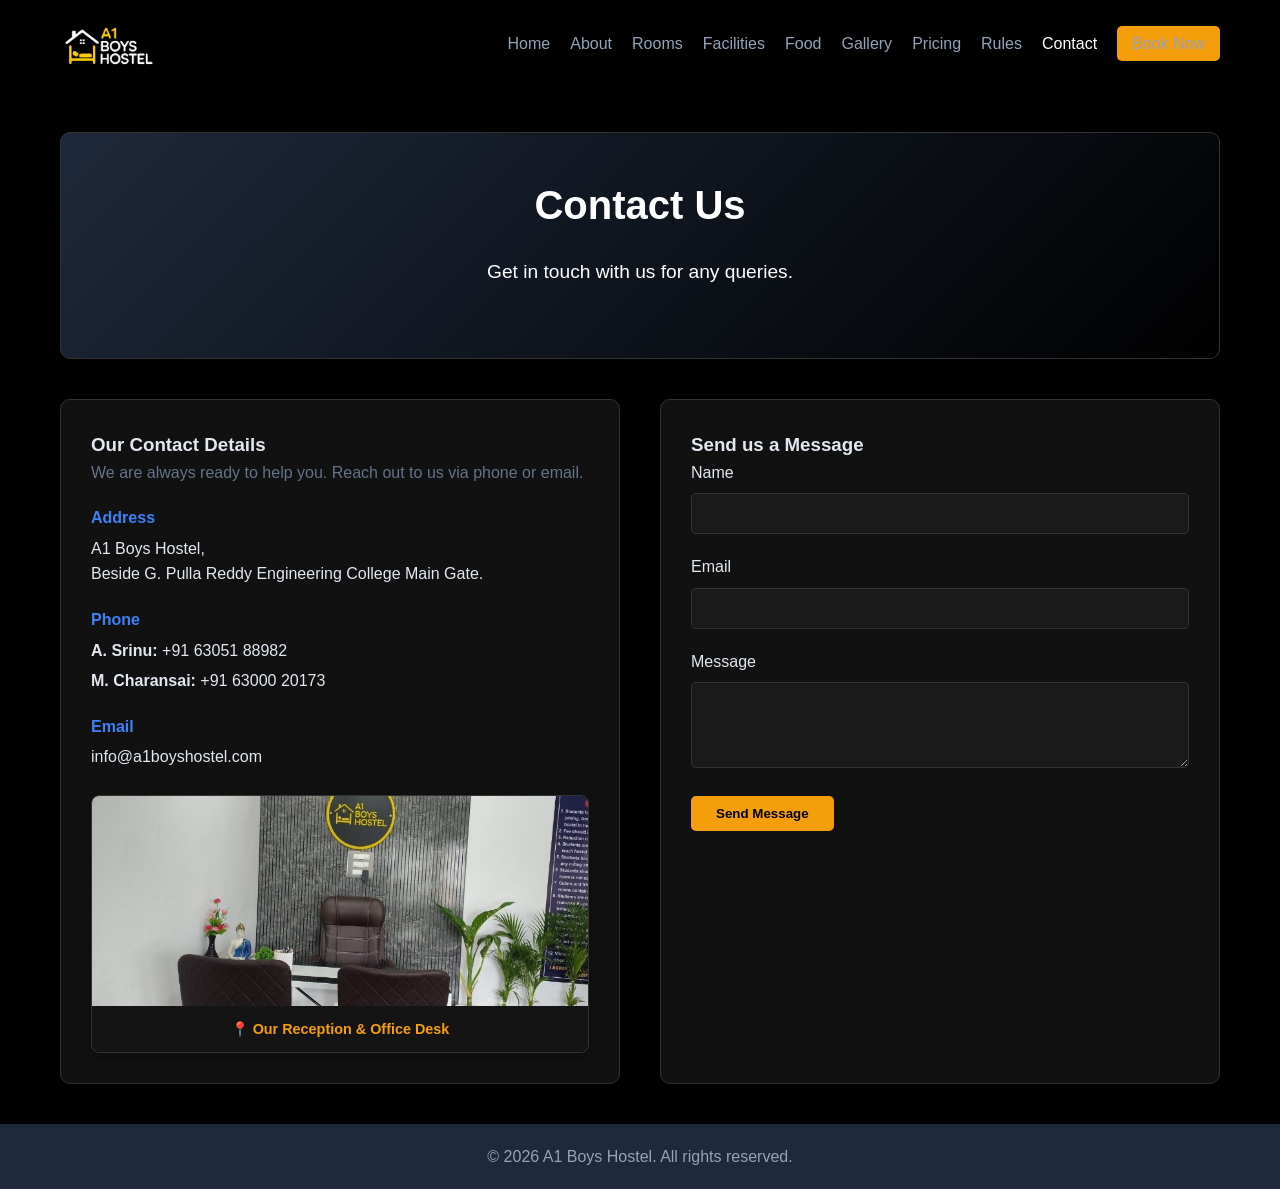
<file: contact.html>
<!DOCTYPE html>
<html lang="en">
<head>
    <meta charset="UTF-8">
    <meta name="viewport" content="width=device-width, initial-scale=1.0">
    <title>Contact Us | A1 Boys Hostel</title>
    <link rel="stylesheet" href="css/style.css">
    <style>
        .contact-container {
            display: flex;
            flex-wrap: wrap;
            gap: 40px;
            margin-top: 20px;
        }
        .contact-info {
            flex: 1;
            min-width: 300px;
            background-color: var(--card-bg);
            padding: 30px;
            border-radius: 10px;
            border: 1px solid var(--border-color);
        }
        .contact-form {
            flex: 1;
            min-width: 300px;
            background-color: var(--card-bg);
            padding: 30px;
            border-radius: 10px;
            border: 1px solid var(--border-color);
        }
        .info-item {
            margin-bottom: 20px;
        }
        .info-item h4 {
            color: var(--secondary-color);
            margin-bottom: 5px;
        }
    </style>
</head>
<body>
    <header>
        <nav class="navbar">
            <a href="index.html" class="logo">
                <img src="images/logo.jpg" alt="A1 Boys Hostel Logo" style="height: 60px; margin: 0;">
            </a>
            <button class="menu-toggle" id="menuToggle">☰</button>
            <ul class="nav-links" id="navLinks">
                <li><a href="index.html">Home</a></li>
                <li><a href="about.html">About</a></li>
                <li><a href="rooms.html">Rooms</a></li>
                <li><a href="facilities.html">Facilities</a></li>
                <li><a href="food.html">Food</a></li>
                <li><a href="gallery.html">Gallery</a></li>
                <li><a href="pricing.html">Pricing</a></li>
                <li><a href="rules.html">Rules</a></li>
                <li><a href="contact.html">Contact</a></li>
                <li><a href="booking.html" class="btn" style="padding: 5px 15px; margin-top: -5px;">Book Now</a></li>
            </ul>
        </nav>
    </header>

    <main>
        <section class="hero" style="padding: 40px 20px;">
            <h1>Contact Us</h1>
            <p>Get in touch with us for any queries.</p>
        </section>

        <section class="contact-container">
            <div class="contact-info">
                <h3>Our Contact Details</h3>
                <p style="margin-bottom: 20px; color: #64748b;">We are always ready to help you. Reach out to us via phone or email.</p>
                
                <div class="info-item">
                    <h4>Address</h4>
                    <p>A1 Boys Hostel,<br>Beside G. Pulla Reddy Engineering College Main Gate.</p>
                </div>
                <div class="info-item">
                    <h4>Phone</h4>
                    <p style="margin-bottom: 5px;"><strong>A. Srinu:</strong> +91 63051 88982</p>
                    <p><strong>M. Charansai:</strong> +91 63000 20173</p>
                </div>
                <div class="info-item">
                    <h4>Email</h4>
                    <p>info@a1boyshostel.com</p>
                </div>

                <div style="margin-top: 25px; border-radius: 8px; overflow: hidden; border: 1px solid var(--border-color); box-shadow: 0 4px 10px rgba(0,0,0,0.3);">
                    <img src="images/office.jpg" alt="A1 Boys Hostel Office Reception Desk" style="width: 100%; height: 210px; object-fit: cover; display: block;">
                    <div style="background-color: #141414; padding: 10px; text-align: center;">
                        <small style="color: var(--accent-color); font-weight: bold; font-size: 0.9rem;">📍 Our Reception &amp; Office Desk</small>
                    </div>
                </div>
            </div>

            <div class="contact-form">
                <h3>Send us a Message</h3>
                <form action="#" method="POST" onsubmit="event.preventDefault(); alert('Message sent successfully!');">
                    <div class="form-group">
                        <label for="c-name">Name</label>
                        <input type="text" id="c-name" name="c-name" required>
                    </div>
                    <div class="form-group">
                        <label for="c-email">Email</label>
                        <input type="email" id="c-email" name="c-email" required>
                    </div>
                    <div class="form-group">
                        <label for="c-message">Message</label>
                        <textarea id="c-message" name="c-message" rows="4" required></textarea>
                    </div>
                    <button type="submit" class="btn">Send Message</button>
                </form>
            </div>
        </section>
    </main>

    <footer>
        <p>&copy; 2026 A1 Boys Hostel. All rights reserved.</p>
    </footer>

    <script src="js/script.js"></script>
</body>
</html>
</file>
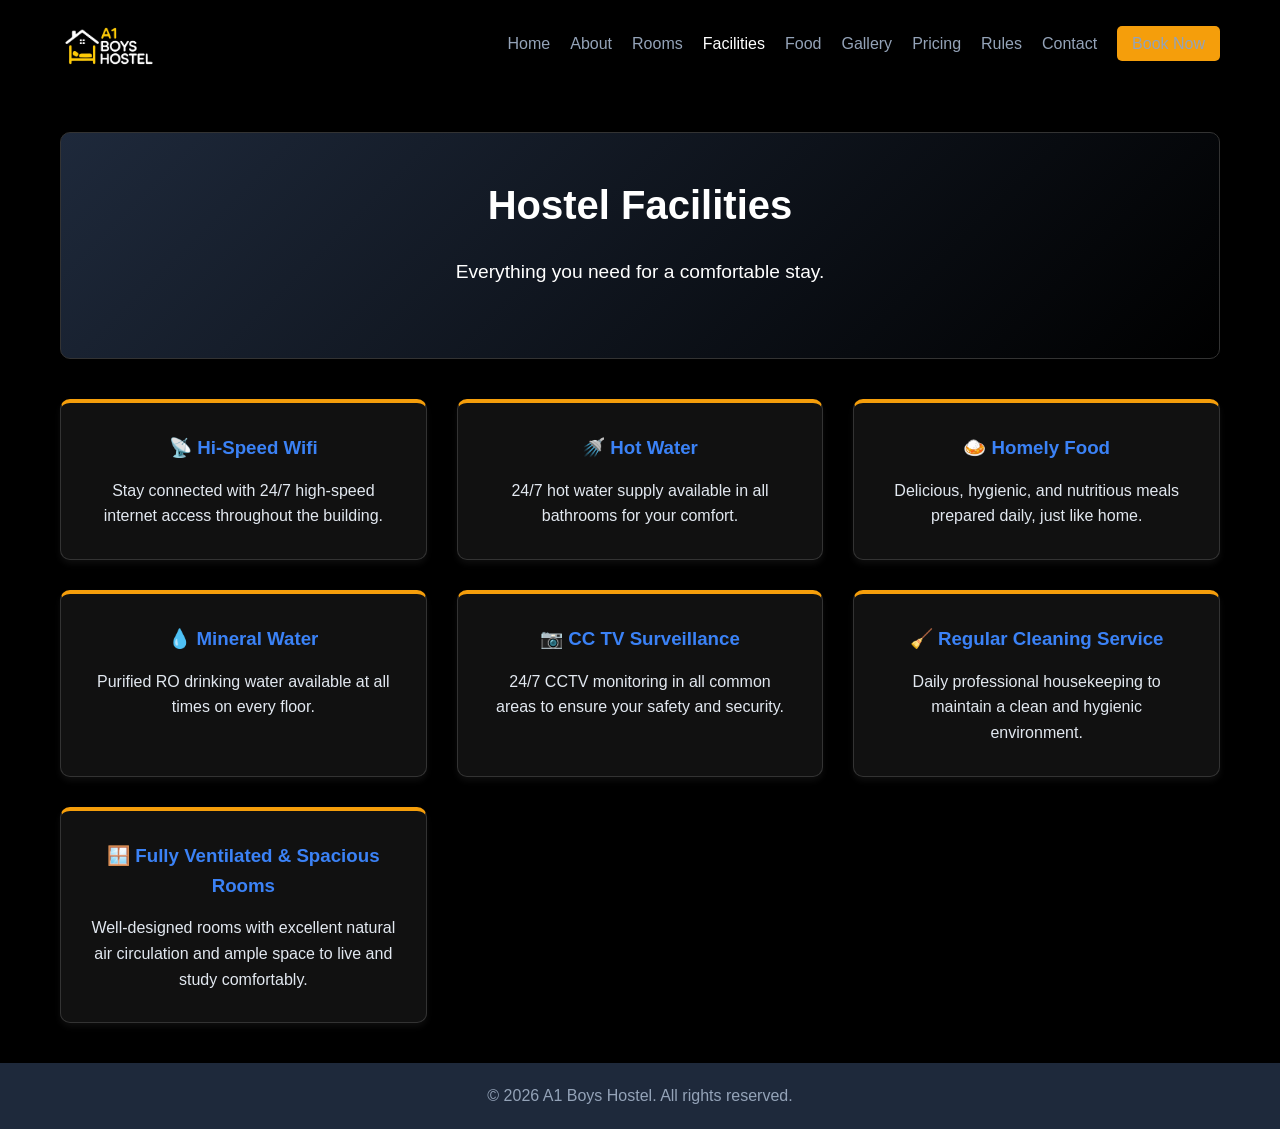
<file: facilities.html>
<!DOCTYPE html>
<html lang="en">
<head>
    <meta charset="UTF-8">
    <meta name="viewport" content="width=device-width, initial-scale=1.0">
    <title>Facilities | A1 Boys Hostel</title>
    <link rel="stylesheet" href="css/style.css">
</head>
<body>
    <header>
        <nav class="navbar">
            <a href="index.html" class="logo">
                <img src="images/logo.jpg" alt="A1 Boys Hostel Logo" style="height: 60px; margin: 0;">
            </a>
            <button class="menu-toggle" id="menuToggle">☰</button>
            <ul class="nav-links" id="navLinks">
                <li><a href="index.html">Home</a></li>
                <li><a href="about.html">About</a></li>
                <li><a href="rooms.html">Rooms</a></li>
                <li><a href="facilities.html">Facilities</a></li>
                <li><a href="food.html">Food</a></li>
                <li><a href="gallery.html">Gallery</a></li>
                <li><a href="pricing.html">Pricing</a></li>
                <li><a href="rules.html">Rules</a></li>
                <li><a href="contact.html">Contact</a></li>
                <li><a href="booking.html" class="btn" style="padding: 5px 15px; margin-top: -5px;">Book Now</a></li>
            </ul>
        </nav>
    </header>

    <main>
        <section class="hero" style="padding: 40px 20px;">
            <h1>Hostel Facilities</h1>
            <p>Everything you need for a comfortable stay.</p>
        </section>

        <section>
            <div class="grid-container">
                <div class="card" style="border-top: 4px solid var(--accent-color);">
                    <h3>📡 Hi-Speed Wifi</h3>
                    <p>Stay connected with 24/7 high-speed internet access throughout the building.</p>
                </div>
                <div class="card" style="border-top: 4px solid var(--accent-color);">
                    <h3>🚿 Hot Water</h3>
                    <p>24/7 hot water supply available in all bathrooms for your comfort.</p>
                </div>
                <div class="card" style="border-top: 4px solid var(--accent-color);">
                    <h3>🍛 Homely Food</h3>
                    <p>Delicious, hygienic, and nutritious meals prepared daily, just like home.</p>
                </div>
                <div class="card" style="border-top: 4px solid var(--accent-color);">
                    <h3>💧 Mineral Water</h3>
                    <p>Purified RO drinking water available at all times on every floor.</p>
                </div>
                <div class="card" style="border-top: 4px solid var(--accent-color);">
                    <h3>📷 CC TV Surveillance</h3>
                    <p>24/7 CCTV monitoring in all common areas to ensure your safety and security.</p>
                </div>
                <div class="card" style="border-top: 4px solid var(--accent-color);">
                    <h3>🧹 Regular Cleaning Service</h3>
                    <p>Daily professional housekeeping to maintain a clean and hygienic environment.</p>
                </div>
                <div class="card" style="border-top: 4px solid var(--accent-color);">
                    <h3>🪟 Fully Ventilated & Spacious Rooms</h3>
                    <p>Well-designed rooms with excellent natural air circulation and ample space to live and study comfortably.</p>
                </div>
            </div>
        </section>
    </main>

    <footer>
        <p>&copy; 2026 A1 Boys Hostel. All rights reserved.</p>
    </footer>

    <script src="js/script.js"></script>
</body>
</html>
</file>
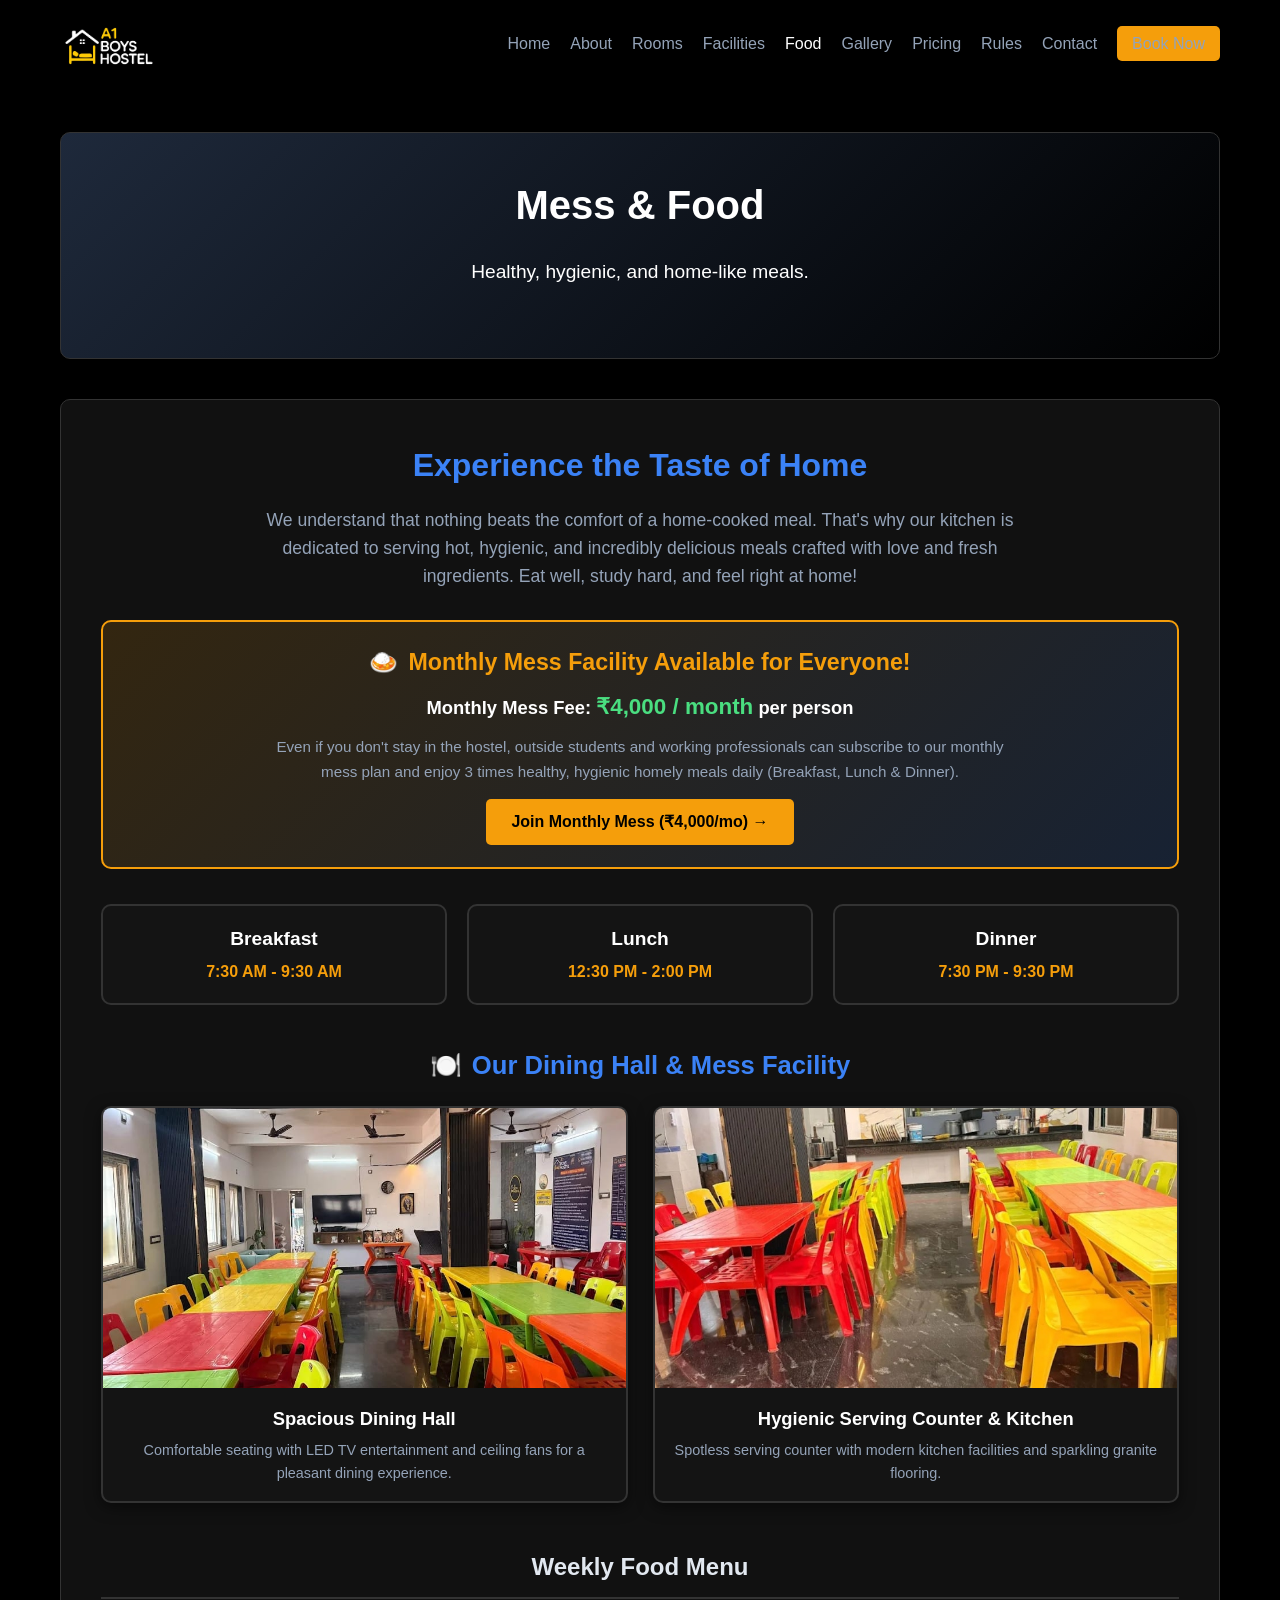
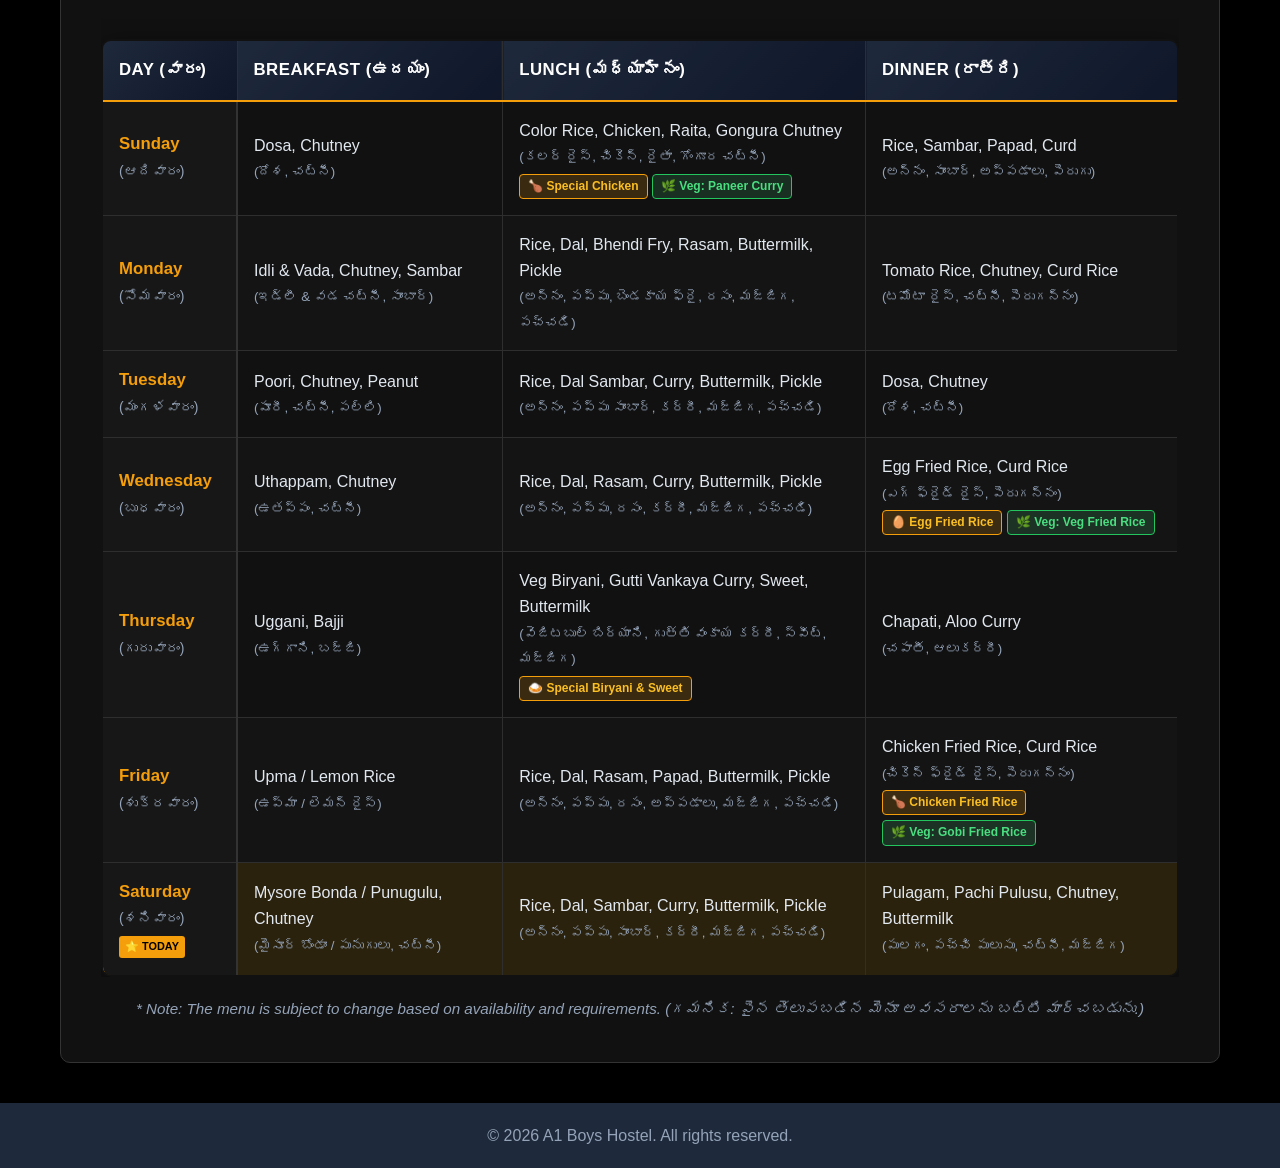
<file: food.html>
<!DOCTYPE html>
<html lang="en">
<head>
    <meta charset="UTF-8">
    <meta name="viewport" content="width=device-width, initial-scale=1.0">
    <title>Mess & Food | A1 Boys Hostel</title>
    <link rel="stylesheet" href="css/style.css">
    <style>
        .menu-table {
            width: 100%;
            border-collapse: collapse;
            margin-top: 20px;
            background-color: var(--card-bg);
            border-radius: 10px;
            overflow: hidden;
            border: 2px solid var(--accent-color);
            box-shadow: 0 6px 25px rgba(0, 0, 0, 0.5);
        }
        .menu-table th, .menu-table td {
            padding: 16px;
            text-align: left;
            border: 1px solid #2e2e2e;
        }
        .menu-table th {
            color: var(--white);
            background: linear-gradient(135deg, #1e293b, #0f172a);
            font-size: 1.05rem;
            border-bottom: 2px solid var(--accent-color);
            text-transform: uppercase;
            letter-spacing: 0.5px;
        }
        .menu-table tbody tr {
            transition: all 0.25s ease;
        }
        .menu-table tbody tr:nth-child(even) {
            background-color: #141414;
        }
        .menu-table tbody tr:hover {
            background-color: #241d10 !important;
        }
        .menu-table tbody tr:hover td {
            border-color: #f59e0b;
        }
        .day-cell {
            font-weight: 800;
            color: var(--accent-color);
            background-color: #171717;
            border-right: 2px solid var(--border-color) !important;
            min-width: 135px;
            font-size: 1.05rem;
        }
        .special-badge {
            display: inline-block;
            background-color: rgba(245, 158, 11, 0.18);
            color: #fbbf24;
            border: 1px solid #f59e0b;
            padding: 2px 8px;
            border-radius: 4px;
            font-size: 0.75rem;
            font-weight: 700;
            margin-top: 5px;
        }
        .veg-badge {
            display: inline-block;
            background-color: rgba(74, 222, 128, 0.15);
            color: #4ade80;
            border: 1px solid #22c55e;
            padding: 2px 8px;
            border-radius: 4px;
            font-size: 0.75rem;
            font-weight: 700;
            margin-top: 5px;
        }
        .today-row {
            background-color: #2b220d !important;
            box-shadow: inset 3px 0 0 var(--accent-color);
        }
        .today-tag {
            background-color: var(--accent-color);
            color: #000;
            font-size: 0.68rem;
            padding: 2px 6px;
            border-radius: 3px;
            font-weight: 800;
            display: inline-block;
            margin-top: 4px;
            text-transform: uppercase;
        }
        .time-card {
            background: #141414;
            padding: 18px 25px;
            border-radius: 10px;
            border: 2px solid var(--border-color);
            text-align: center;
            flex: 1;
            min-width: 200px;
            transition: all 0.3s ease;
        }
        .time-card:hover {
            border-color: var(--accent-color);
            transform: translateY(-4px);
            box-shadow: 0 8px 20px rgba(245, 158, 11, 0.25);
        }
    </style>
</head>
<body>
    <header>
        <nav class="navbar">
            <a href="index.html" class="logo">
                <img src="images/logo.jpg" alt="A1 Boys Hostel Logo" style="height: 60px; margin: 0;">
            </a>
            <button class="menu-toggle" id="menuToggle">☰</button>
            <ul class="nav-links" id="navLinks">
                <li><a href="index.html">Home</a></li>
                <li><a href="about.html">About</a></li>
                <li><a href="rooms.html">Rooms</a></li>
                <li><a href="facilities.html">Facilities</a></li>
                <li><a href="food.html">Food</a></li>
                <li><a href="gallery.html">Gallery</a></li>
                <li><a href="pricing.html">Pricing</a></li>
                <li><a href="rules.html">Rules</a></li>
                <li><a href="contact.html">Contact</a></li>
                <li><a href="booking.html" class="btn" style="padding: 5px 15px; margin-top: -5px;">Book Now</a></li>
            </ul>
        </nav>
    </header>

    <main>
        <section class="hero" style="padding: 40px 20px;">
            <h1>Mess & Food</h1>
            <p>Healthy, hygienic, and home-like meals.</p>
        </section>

        <section style="background-color: var(--card-bg); padding: 40px; border-radius: 10px; border: 1px solid var(--border-color); overflow-x: auto;">
            <h2 style="color: var(--secondary-color); margin-bottom: 15px; text-align: center; font-size: 2rem;">Experience the Taste of Home</h2>
            <p style="margin-bottom: 30px; text-align: center; color: var(--gray); font-size: 1.1rem; max-width: 800px; margin-left: auto; margin-right: auto;">
                We understand that nothing beats the comfort of a home-cooked meal. That's why our kitchen is dedicated to serving hot, hygienic, and incredibly delicious meals crafted with love and fresh ingredients. Eat well, study hard, and feel right at home!
            </p>

            <!-- Monthly Mess Availability Announcement -->
            <div style="background: linear-gradient(135deg, rgba(245, 158, 11, 0.15), rgba(59, 130, 246, 0.15)); border: 2px solid var(--accent-color); padding: 22px 25px; border-radius: 10px; margin-bottom: 35px; text-align: center;">
                <h3 style="color: var(--accent-color); margin-bottom: 8px; font-size: 1.45rem; display: flex; align-items: center; justify-content: center; gap: 10px;">
                    <span>🍛</span> Monthly Mess Facility Available for Everyone!
                </h3>
                <p style="color: var(--white); font-size: 1.15rem; margin-bottom: 10px; font-weight: 600;">
                    Monthly Mess Fee: <span style="color: #4ade80; font-size: 1.4rem; font-weight: 800;">₹4,000 / month</span> per person
                </p>
                <p style="color: var(--gray); font-size: 0.95rem; margin: 0 auto; max-width: 750px; line-height: 1.6;">
                    Even if you don't stay in the hostel, outside students and working professionals can subscribe to our monthly mess plan and enjoy 3 times healthy, hygienic homely meals daily (Breakfast, Lunch &amp; Dinner).
                </p>
                <div style="margin-top: 15px;">
                    <a href="booking.html?type=mess-only" class="btn" style="padding: 10px 25px; font-size: 1rem;">Join Monthly Mess (₹4,000/mo) →</a>
                </div>
            </div>

            <div style="display: flex; justify-content: center; gap: 20px; margin-bottom: 40px; flex-wrap: wrap;">
                <div class="time-card">
                    <h4 style="color: var(--white); margin-bottom: 5px; font-size: 1.2rem;">Breakfast</h4>
                    <p style="color: var(--accent-color); font-weight: bold;">7:30 AM - 9:30 AM</p>
                </div>
                <div class="time-card">
                    <h4 style="color: var(--white); margin-bottom: 5px; font-size: 1.2rem;">Lunch</h4>
                    <p style="color: var(--accent-color); font-weight: bold;">12:30 PM - 2:00 PM</p>
                </div>
                <div class="time-card">
                    <h4 style="color: var(--white); margin-bottom: 5px; font-size: 1.2rem;">Dinner</h4>
                    <p style="color: var(--accent-color); font-weight: bold;">7:30 PM - 9:30 PM</p>
                </div>
            </div>
            <!-- Dining Hall Photos Showcase -->
            <div style="margin-bottom: 45px;">
                <h3 style="color: var(--secondary-color); margin-bottom: 20px; text-align: center; font-size: 1.6rem; display: flex; align-items: center; justify-content: center; gap: 10px;">
                    <span>🍽️</span> Our Dining Hall &amp; Mess Facility
                </h3>
                <div style="display: grid; grid-template-columns: repeat(auto-fit, minmax(300px, 1fr)); gap: 25px;">
                    <div style="background-color: #141414; border: 2px solid var(--border-color); border-radius: 10px; overflow: hidden; transition: all 0.3s ease; box-shadow: 0 4px 15px rgba(0,0,0,0.5);">
                        <img src="images/dining-1.jpg" alt="A1 Boys Hostel Dining Hall with TV and Seating" style="width: 100%; height: 280px; object-fit: cover; display: block;">
                        <div style="padding: 16px; text-align: center;">
                            <h4 style="color: var(--white); margin-bottom: 6px; font-size: 1.15rem;">Spacious Dining Hall</h4>
                            <p style="color: var(--gray); font-size: 0.9rem; margin: 0;">Comfortable seating with LED TV entertainment and ceiling fans for a pleasant dining experience.</p>
                        </div>
                    </div>
                    <div style="background-color: #141414; border: 2px solid var(--border-color); border-radius: 10px; overflow: hidden; transition: all 0.3s ease; box-shadow: 0 4px 15px rgba(0,0,0,0.5);">
                        <img src="images/dining-2.jpg" alt="A1 Boys Hostel Food Serving Counter & Kitchen" style="width: 100%; height: 280px; object-fit: cover; display: block;">
                        <div style="padding: 16px; text-align: center;">
                            <h4 style="color: var(--white); margin-bottom: 6px; font-size: 1.15rem;">Hygienic Serving Counter &amp; Kitchen</h4>
                            <p style="color: var(--gray); font-size: 0.9rem; margin: 0;">Spotless serving counter with modern kitchen facilities and sparkling granite flooring.</p>
                        </div>
                    </div>
                </div>
            </div>
            
            <h2 style="margin-bottom: 20px; text-align: center; border-bottom: 2px solid var(--border-color); padding-bottom: 10px;">Weekly Food Menu</h2>
            
            <div style="overflow-x: auto;">
                <table class="menu-table" style="min-width: 700px;">
                    <thead>
                        <tr>
                            <th>Day (వారం)</th>
                            <th>Breakfast (ఉదయం)</th>
                            <th>Lunch (మధ్యాహ్నం)</th>
                            <th>Dinner (రాత్రి)</th>
                        </tr>
                    </thead>
                    <tbody>
                        <tr data-day="Sunday">
                            <td class="day-cell">Sunday<br><small style="color: var(--gray); font-weight: normal;">(ఆదివారం)</small></td>
                            <td>Dosa, Chutney<br><small style="color: var(--gray);">(దోశ, చట్నీ)</small></td>
                            <td>Color Rice, Chicken, Raita, Gongura Chutney<br><small style="color: var(--gray);">(కలర్ రైస్, చికెన్, రైతా, గోంగూర చట్నీ)</small><br><span class="special-badge">🍗 Special Chicken</span> <span class="veg-badge">🌿 Veg: Paneer Curry</span></td>
                            <td>Rice, Sambar, Papad, Curd<br><small style="color: var(--gray);">(అన్నం, సాంబార్, అప్పడాలు, పెరుగు)</small></td>
                        </tr>
                        <tr data-day="Monday">
                            <td class="day-cell">Monday<br><small style="color: var(--gray); font-weight: normal;">(సోమవారం)</small></td>
                            <td>Idli &amp; Vada, Chutney, Sambar<br><small style="color: var(--gray);">(ఇడ్లీ &amp; వడ చట్నీ, సాంబార్)</small></td>
                            <td>Rice, Dal, Bhendi Fry, Rasam, Buttermilk, Pickle<br><small style="color: var(--gray);">(అన్నం, పప్పు, బెండకాయ ఫ్రై, రసం, మజ్జిగ, పచ్చడి)</small></td>
                            <td>Tomato Rice, Chutney, Curd Rice<br><small style="color: var(--gray);">(టమోటా రైస్, చట్నీ, పెరుగన్నం)</small></td>
                        </tr>
                        <tr data-day="Tuesday">
                            <td class="day-cell">Tuesday<br><small style="color: var(--gray); font-weight: normal;">(మంగళవారం)</small></td>
                            <td>Poori, Chutney, Peanut<br><small style="color: var(--gray);">(పూరీ, చట్నీ, పల్లి)</small></td>
                            <td>Rice, Dal Sambar, Curry, Buttermilk, Pickle<br><small style="color: var(--gray);">(అన్నం, పప్పు సాంబార్, కర్రీ, మజ్జిగ, పచ్చడి)</small></td>
                            <td>Dosa, Chutney<br><small style="color: var(--gray);">(దోశ, చట్నీ)</small></td>
                        </tr>
                        <tr data-day="Wednesday">
                            <td class="day-cell">Wednesday<br><small style="color: var(--gray); font-weight: normal;">(బుధవారం)</small></td>
                            <td>Uthappam, Chutney<br><small style="color: var(--gray);">(ఉతప్పం, చట్నీ)</small></td>
                            <td>Rice, Dal, Rasam, Curry, Buttermilk, Pickle<br><small style="color: var(--gray);">(అన్నం, పప్పు, రసం, కర్రీ, మజ్జిగ, పచ్చడి)</small></td>
                            <td>Egg Fried Rice, Curd Rice<br><small style="color: var(--gray);">(ఎగ్ ఫ్రైడ్ రైస్, పెరుగన్నం)</small><br><span class="special-badge">🥚 Egg Fried Rice</span> <span class="veg-badge">🌿 Veg: Veg Fried Rice</span></td>
                        </tr>
                        <tr data-day="Thursday">
                            <td class="day-cell">Thursday<br><small style="color: var(--gray); font-weight: normal;">(గురువారం)</small></td>
                            <td>Uggani, Bajji<br><small style="color: var(--gray);">(ఉగ్గాని, బజ్జి)</small></td>
                            <td>Veg Biryani, Gutti Vankaya Curry, Sweet, Buttermilk<br><small style="color: var(--gray);">(వెజిటబుల్ బిర్యాని, గుత్తి వంకాయ కర్రీ, స్వీట్, మజ్జిగ)</small><br><span class="special-badge">🍛 Special Biryani &amp; Sweet</span></td>
                            <td>Chapati, Aloo Curry<br><small style="color: var(--gray);">(చపాతీ, ఆలుకర్రీ)</small></td>
                        </tr>
                        <tr data-day="Friday">
                            <td class="day-cell">Friday<br><small style="color: var(--gray); font-weight: normal;">(శుక్రవారం)</small></td>
                            <td>Upma / Lemon Rice<br><small style="color: var(--gray);">(ఉప్మా / లెమన్ రైస్)</small></td>
                            <td>Rice, Dal, Rasam, Papad, Buttermilk, Pickle<br><small style="color: var(--gray);">(అన్నం, పప్పు, రసం, అప్పడాలు, మజ్జిగ, పచ్చడి)</small></td>
                            <td>Chicken Fried Rice, Curd Rice<br><small style="color: var(--gray);">(చికెన్ ఫ్రైడ్ రైస్, పెరుగన్నం)</small><br><span class="special-badge">🍗 Chicken Fried Rice</span> <span class="veg-badge">🌿 Veg: Gobi Fried Rice</span></td>
                        </tr>
                        <tr data-day="Saturday">
                            <td class="day-cell">Saturday<br><small style="color: var(--gray); font-weight: normal;">(శనివారం)</small></td>
                            <td>Mysore Bonda / Punugulu, Chutney<br><small style="color: var(--gray);">(మైసూర్ బోండాం / పునుగులు, చట్నీ)</small></td>
                            <td>Rice, Dal, Sambar, Curry, Buttermilk, Pickle<br><small style="color: var(--gray);">(అన్నం, పప్పు, సాంబార్, కర్రీ, మజ్జిగ, పచ్చడి)</small></td>
                            <td>Pulagam, Pachi Pulusu, Chutney, Buttermilk<br><small style="color: var(--gray);">(పులగం, పచ్చి పులుసు, చట్నీ, మజ్జిగ)</small></td>
                        </tr>
                    </tbody>
                </table>
            </div>
            <p style="margin-top: 20px; font-size: 0.95rem; color: var(--gray); font-style: italic; text-align: center;">* Note: The menu is subject to change based on availability and requirements. (గమనిక: పైన తెలుపబడిన మెనూ అవసరాలను బట్టి మార్చబడును.)</p>
        </section>
    </main>

    <footer>
        <p>&copy; 2026 A1 Boys Hostel. All rights reserved.</p>
    </footer>

    <script src="js/script.js"></script>
    <script>
        document.addEventListener('DOMContentLoaded', () => {
            const days = ['Sunday', 'Monday', 'Tuesday', 'Wednesday', 'Thursday', 'Friday', 'Saturday'];
            const todayName = days[new Date().getDay()];
            const rows = document.querySelectorAll('.menu-table tbody tr');
            rows.forEach(row => {
                if (row.getAttribute('data-day') === todayName) {
                    row.classList.add('today-row');
                    const dayCell = row.querySelector('.day-cell');
                    if (dayCell) {
                        const tag = document.createElement('span');
                        tag.className = 'today-tag';
                        tag.innerHTML = '⭐ Today';
                        dayCell.appendChild(document.createElement('br'));
                        dayCell.appendChild(tag);
                    }
                }
            });
        });
    </script>
</body>
</html>
</file>
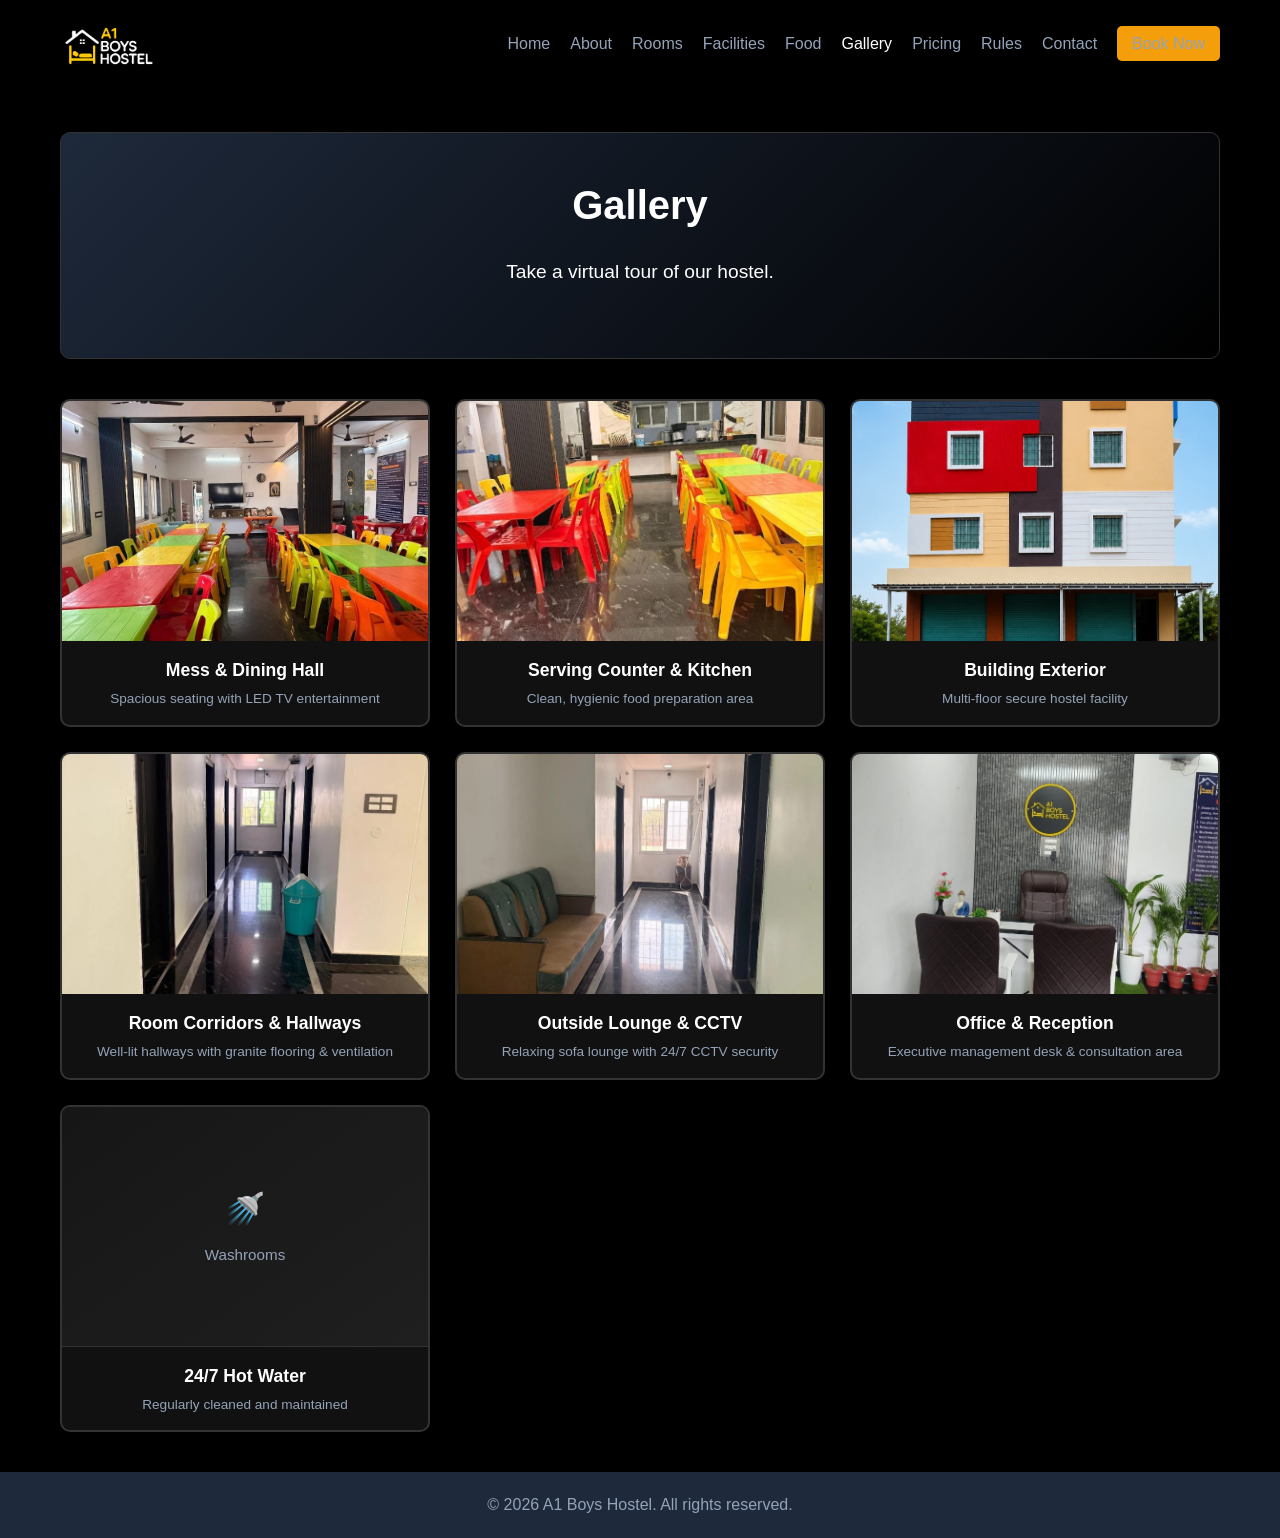
<file: gallery.html>
<!DOCTYPE html>
<html lang="en">
<head>
    <meta charset="UTF-8">
    <meta name="viewport" content="width=device-width, initial-scale=1.0">
    <title>Gallery | A1 Boys Hostel</title>
    <link rel="stylesheet" href="css/style.css">
    <style>
        .gallery-grid {
            display: grid;
            grid-template-columns: repeat(auto-fit, minmax(280px, 1fr));
            gap: 25px;
            margin-top: 25px;
        }
        .gallery-card {
            background-color: var(--card-bg);
            border: 2px solid var(--border-color);
            border-radius: 10px;
            overflow: hidden;
            transition: all 0.3s ease;
            box-shadow: 0 4px 15px rgba(0, 0, 0, 0.4);
        }
        .gallery-card:hover {
            transform: translateY(-5px);
            border-color: var(--accent-color);
            box-shadow: 0 8px 25px rgba(245, 158, 11, 0.25);
        }
        .gallery-card img {
            width: 100%;
            height: 240px;
            object-fit: cover;
            display: block;
            transition: transform 0.4s ease;
        }
        .gallery-card:hover img {
            transform: scale(1.04);
        }
        .gallery-caption {
            padding: 15px;
            text-align: center;
        }
        .gallery-caption h4 {
            color: var(--white);
            margin-bottom: 4px;
            font-size: 1.1rem;
        }
        .gallery-caption p {
            color: var(--gray);
            font-size: 0.85rem;
            margin: 0;
        }
        .gallery-placeholder {
            width: 100%;
            height: 240px;
            background: linear-gradient(145deg, #161616, #1f1f1f);
            display: flex;
            align-items: center;
            justify-content: center;
            flex-direction: column;
            color: var(--gray);
            font-size: 0.95rem;
            border-bottom: 1px solid var(--border-color);
        }
    </style>
</head>
<body>
    <header>
        <nav class="navbar">
            <a href="index.html" class="logo">
                <img src="images/logo.jpg" alt="A1 Boys Hostel Logo" style="height: 60px; margin: 0;">
            </a>
            <button class="menu-toggle" id="menuToggle">☰</button>
            <ul class="nav-links" id="navLinks">
                <li><a href="index.html">Home</a></li>
                <li><a href="about.html">About</a></li>
                <li><a href="rooms.html">Rooms</a></li>
                <li><a href="facilities.html">Facilities</a></li>
                <li><a href="food.html">Food</a></li>
                <li><a href="gallery.html">Gallery</a></li>
                <li><a href="pricing.html">Pricing</a></li>
                <li><a href="rules.html">Rules</a></li>
                <li><a href="contact.html">Contact</a></li>
                <li><a href="booking.html" class="btn" style="padding: 5px 15px; margin-top: -5px;">Book Now</a></li>
            </ul>
        </nav>
    </header>

    <main>
        <section class="hero" style="padding: 40px 20px;">
            <h1>Gallery</h1>
            <p>Take a virtual tour of our hostel.</p>
        </section>

        <section>
            <div class="gallery-grid">
                <!-- Real Photos -->
                <div class="gallery-card">
                    <img src="images/dining-1.jpg" alt="A1 Boys Hostel Dining Hall">
                    <div class="gallery-caption">
                        <h4>Mess &amp; Dining Hall</h4>
                        <p>Spacious seating with LED TV entertainment</p>
                    </div>
                </div>

                <div class="gallery-card">
                    <img src="images/dining-2.jpg" alt="A1 Boys Hostel Kitchen and Serving Counter">
                    <div class="gallery-caption">
                        <h4>Serving Counter &amp; Kitchen</h4>
                        <p>Clean, hygienic food preparation area</p>
                    </div>
                </div>

                <div class="gallery-card">
                    <img src="images/home-bg.jpg" alt="A1 Boys Hostel Building Exterior">
                    <div class="gallery-caption">
                        <h4>Building Exterior</h4>
                        <p>Multi-floor secure hostel facility</p>
                    </div>
                </div>

                <div class="gallery-card">
                    <img src="images/corridor-1.jpg" alt="A1 Boys Hostel Room Corridors">
                    <div class="gallery-caption">
                        <h4>Room Corridors &amp; Hallways</h4>
                        <p>Well-lit hallways with granite flooring &amp; ventilation</p>
                    </div>
                </div>

                <div class="gallery-card">
                    <img src="images/corridor-2.jpg" alt="A1 Boys Hostel Floor Lounge Outside Rooms">
                    <div class="gallery-caption">
                        <h4>Outside Lounge &amp; CCTV</h4>
                        <p>Relaxing sofa lounge with 24/7 CCTV security</p>
                    </div>
                </div>

                <div class="gallery-card">
                    <img src="images/office.jpg" alt="A1 Boys Hostel Administration &amp; Reception Office">
                    <div class="gallery-caption">
                        <h4>Office &amp; Reception</h4>
                        <p>Executive management desk &amp; consultation area</p>
                    </div>
                </div>

                <div class="gallery-card">
                    <div class="gallery-placeholder">
                        <span style="font-size: 2rem; margin-bottom: 8px;">🚿</span>
                        <span>Washrooms</span>
                    </div>
                    <div class="gallery-caption">
                        <h4>24/7 Hot Water</h4>
                        <p>Regularly cleaned and maintained</p>
                    </div>
                </div>
            </div>
        </section>
    </main>

    <footer>
        <p>&copy; 2026 A1 Boys Hostel. All rights reserved.</p>
    </footer>

    <script src="js/script.js"></script>
</body>
</html>
</file>
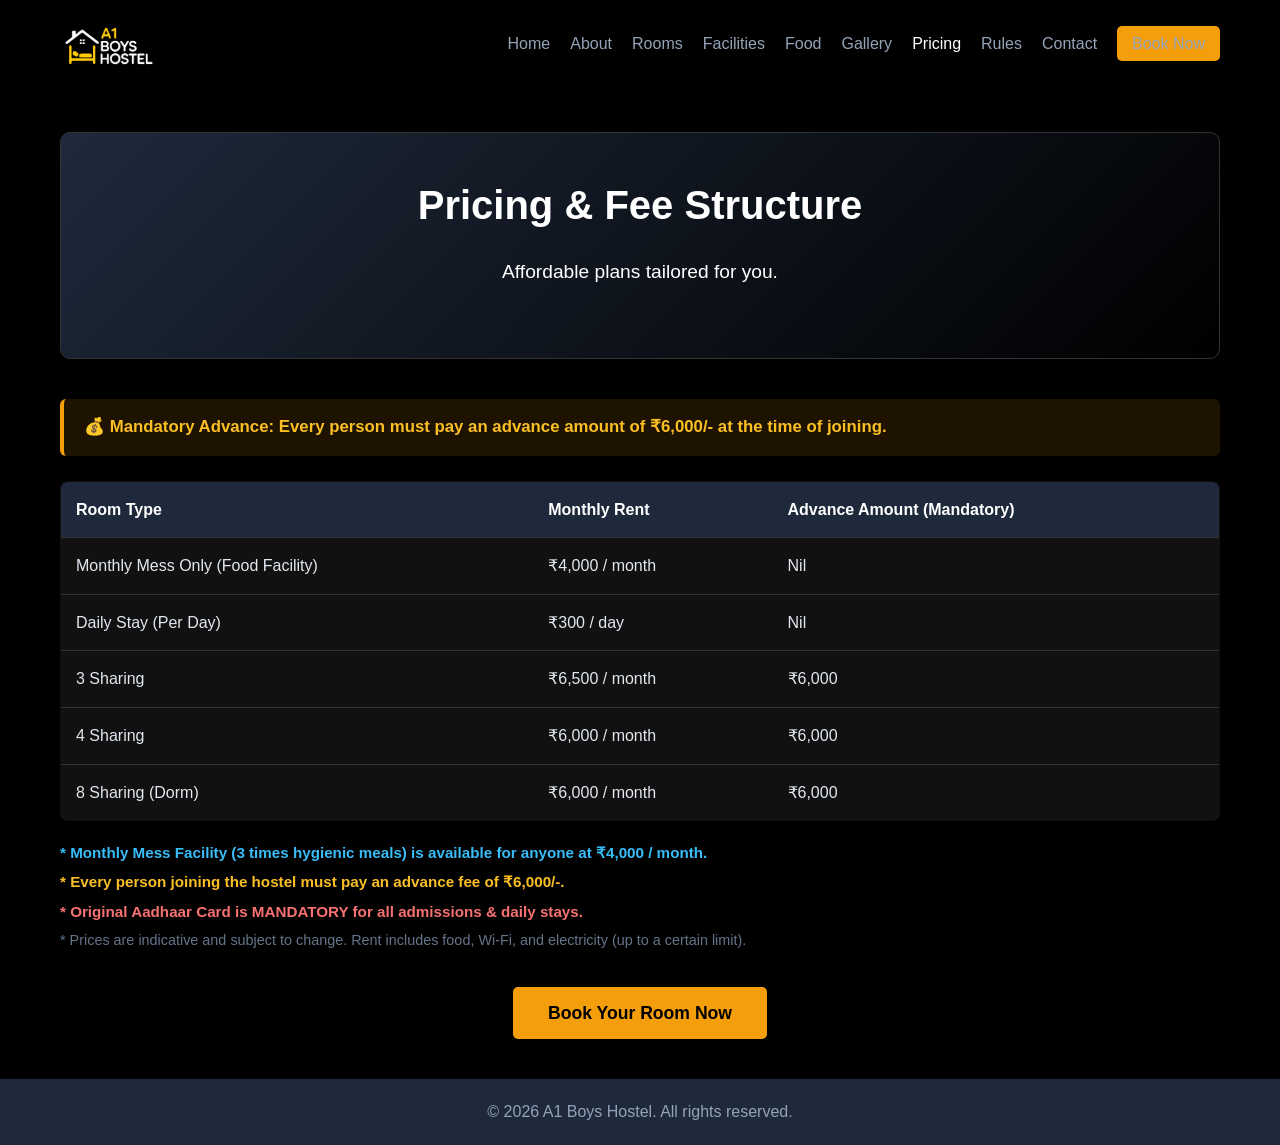
<file: pricing.html>
<!DOCTYPE html>
<html lang="en">
<head>
    <meta charset="UTF-8">
    <meta name="viewport" content="width=device-width, initial-scale=1.0">
    <title>Pricing | A1 Boys Hostel</title>
    <link rel="stylesheet" href="css/style.css">
    <style>
        .pricing-table {
            width: 100%;
            border-collapse: collapse;
            margin-top: 20px;
            background-color: var(--card-bg);
            border-radius: 8px;
            overflow: hidden;
            border: 1px solid var(--border-color);
        }
        .pricing-table th, .pricing-table td {
            padding: 15px;
            text-align: left;
            border-bottom: 1px solid var(--border-color);
        }
        .pricing-table th {
            background-color: var(--primary-color);
            color: var(--white);
        }
    </style>
</head>
<body>
    <header>
        <nav class="navbar">
            <a href="index.html" class="logo">
                <img src="images/logo.jpg" alt="A1 Boys Hostel Logo" style="height: 60px; margin: 0;">
            </a>
            <button class="menu-toggle" id="menuToggle">☰</button>
            <ul class="nav-links" id="navLinks">
                <li><a href="index.html">Home</a></li>
                <li><a href="about.html">About</a></li>
                <li><a href="rooms.html">Rooms</a></li>
                <li><a href="facilities.html">Facilities</a></li>
                <li><a href="food.html">Food</a></li>
                <li><a href="gallery.html">Gallery</a></li>
                <li><a href="pricing.html">Pricing</a></li>
                <li><a href="rules.html">Rules</a></li>
                <li><a href="contact.html">Contact</a></li>
                <li><a href="booking.html" class="btn" style="padding: 5px 15px; margin-top: -5px;">Book Now</a></li>
            </ul>
        </nav>
    </header>

    <main>
        <section class="hero" style="padding: 40px 20px;">
            <h1>Pricing & Fee Structure</h1>
            <p>Affordable plans tailored for you.</p>
        </section>

        <section>
            <div style="background-color: rgba(245, 158, 11, 0.12); border-left: 4px solid var(--accent-color); padding: 15px 20px; border-radius: 6px; margin-bottom: 25px;">
                <p style="margin: 0; color: #fbbf24; font-weight: 700; font-size: 1.05rem;">
                    💰 <strong>Mandatory Advance:</strong> Every person must pay an advance amount of <strong>₹6,000/-</strong> at the time of joining.
                </p>
            </div>

            <table class="pricing-table">
                <thead>
                    <tr>
                        <th>Room Type</th>
                        <th>Monthly Rent</th>
                        <th>Advance Amount (Mandatory)</th>
                    </tr>
                </thead>
                <tbody>
                    <tr>
                        <td>Monthly Mess Only (Food Facility)</td>
                        <td>₹4,000 / month</td>
                        <td>Nil</td>
                    </tr>
                    <tr>
                        <td>Daily Stay (Per Day)</td>
                        <td>₹300 / day</td>
                        <td>Nil</td>
                    </tr>
                    <tr>
                        <td>3 Sharing</td>
                        <td>₹6,500 / month</td>
                        <td>₹6,000</td>
                    </tr>
                    <tr>
                        <td>4 Sharing</td>
                        <td>₹6,000 / month</td>
                        <td>₹6,000</td>
                    </tr>
                    <tr>
                        <td>8 Sharing (Dorm)</td>
                        <td>₹6,000 / month</td>
                        <td>₹6,000</td>
                    </tr>
                </tbody>
            </table>
            <p style="margin-top: 20px; font-size: 0.95rem; color: #38bdf8; font-weight: 600;">* Monthly Mess Facility (3 times hygienic meals) is available for anyone at ₹4,000 / month.</p>
            <p style="margin-top: 5px; font-size: 0.95rem; color: #fbbf24; font-weight: 600;">* Every person joining the hostel must pay an advance fee of ₹6,000/-.</p>
            <p style="margin-top: 5px; font-size: 0.95rem; color: #f87171; font-weight: 600;">* Original Aadhaar Card is MANDATORY for all admissions & daily stays.</p>
            <p style="margin-top: 5px; font-size: 0.9rem; color: #64748b;">* Prices are indicative and subject to change. Rent includes food, Wi-Fi, and electricity (up to a certain limit).</p>
            
            <div style="text-align: center; margin-top: 35px;">
                <a href="booking.html" class="btn" style="padding: 12px 35px; font-size: 1.1rem;">Book Your Room Now</a>
            </div>
        </section>
    </main>

    <footer>
        <p>&copy; 2026 A1 Boys Hostel. All rights reserved.</p>
    </footer>

    <script src="js/script.js"></script>
</body>
</html>
</file>
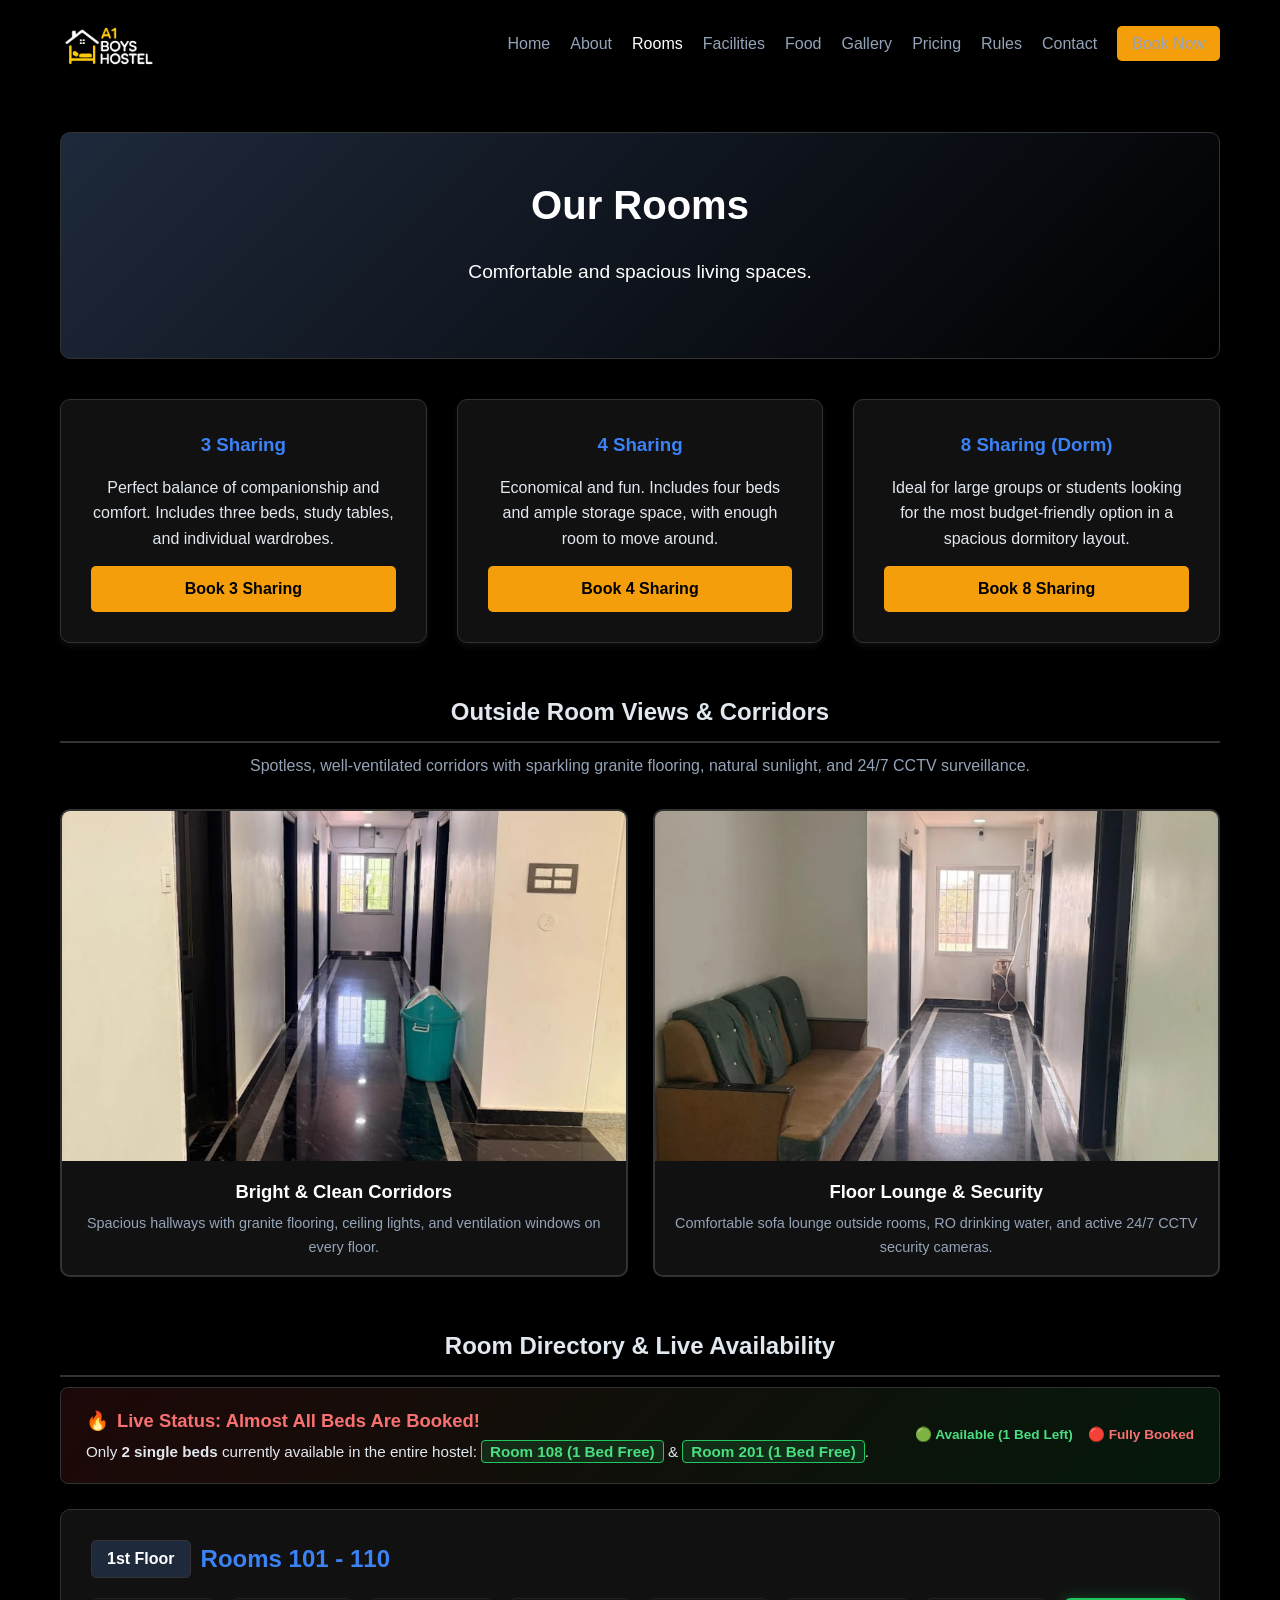
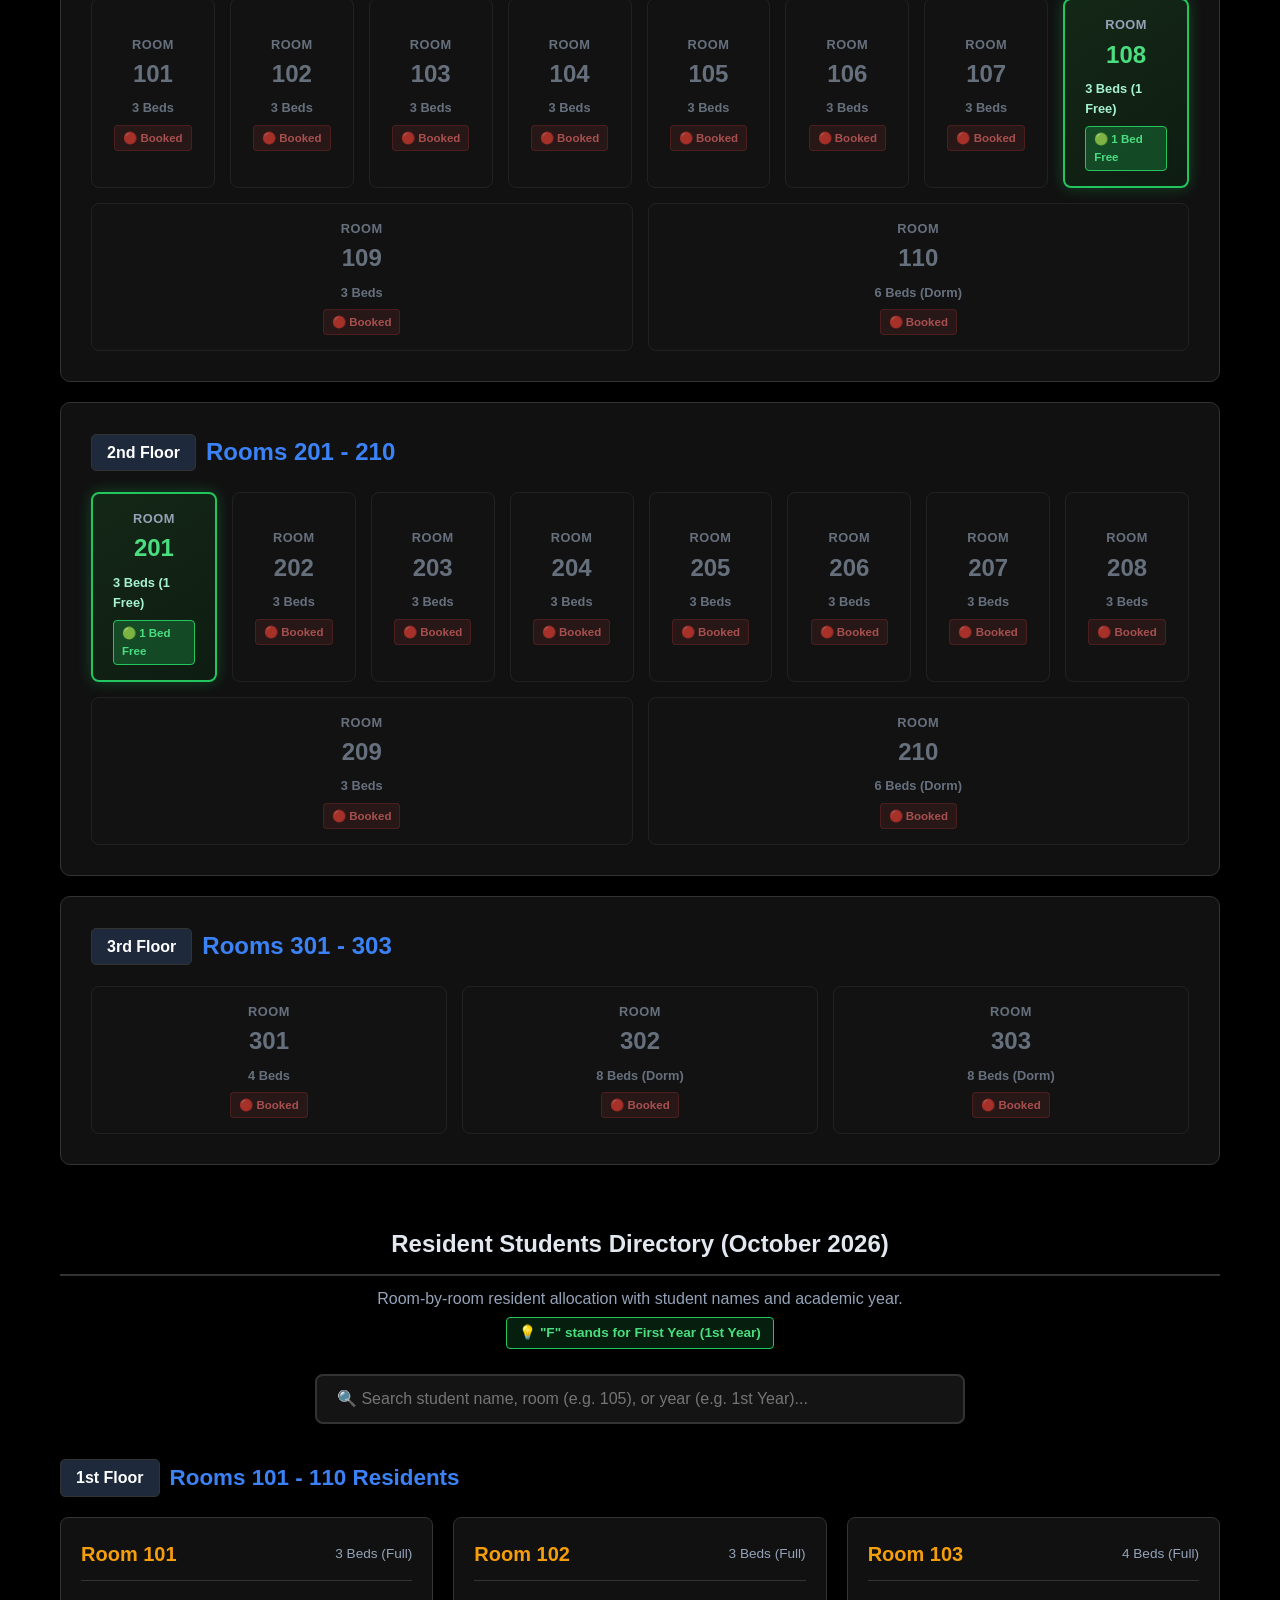
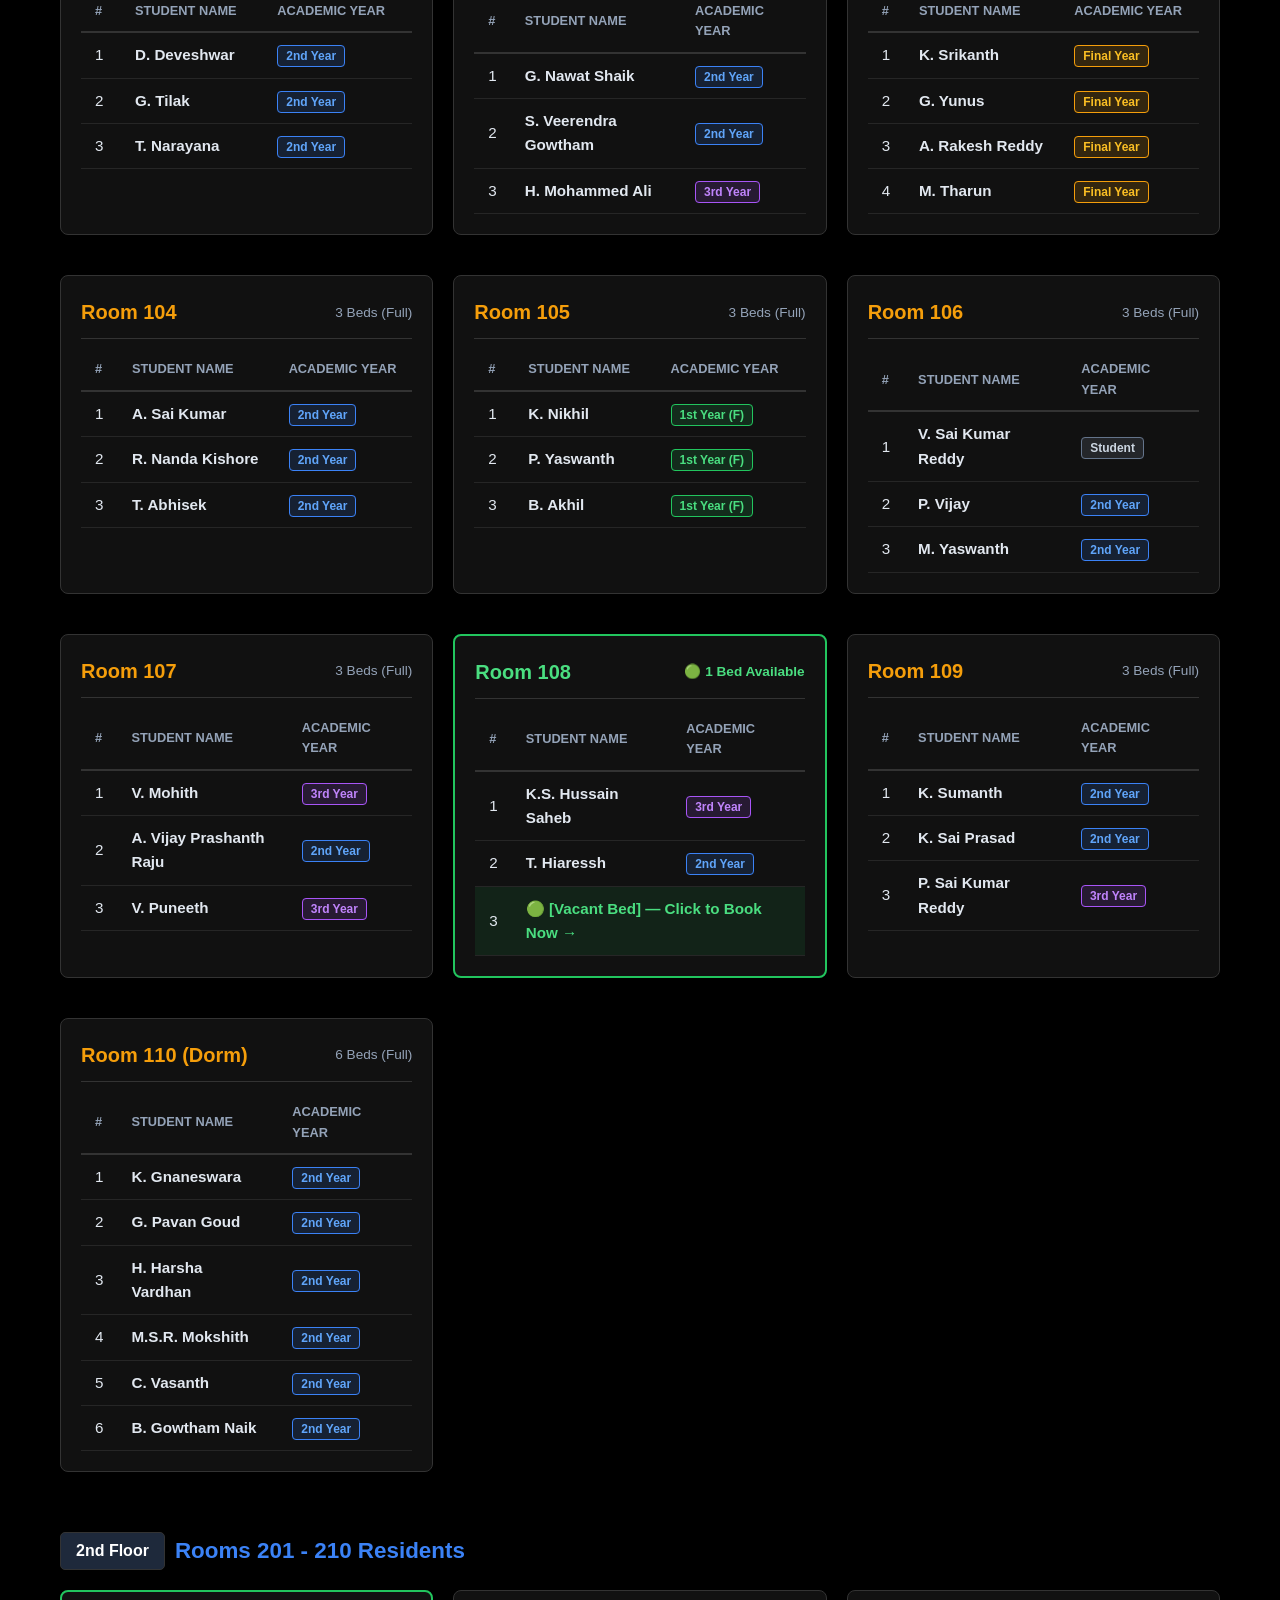
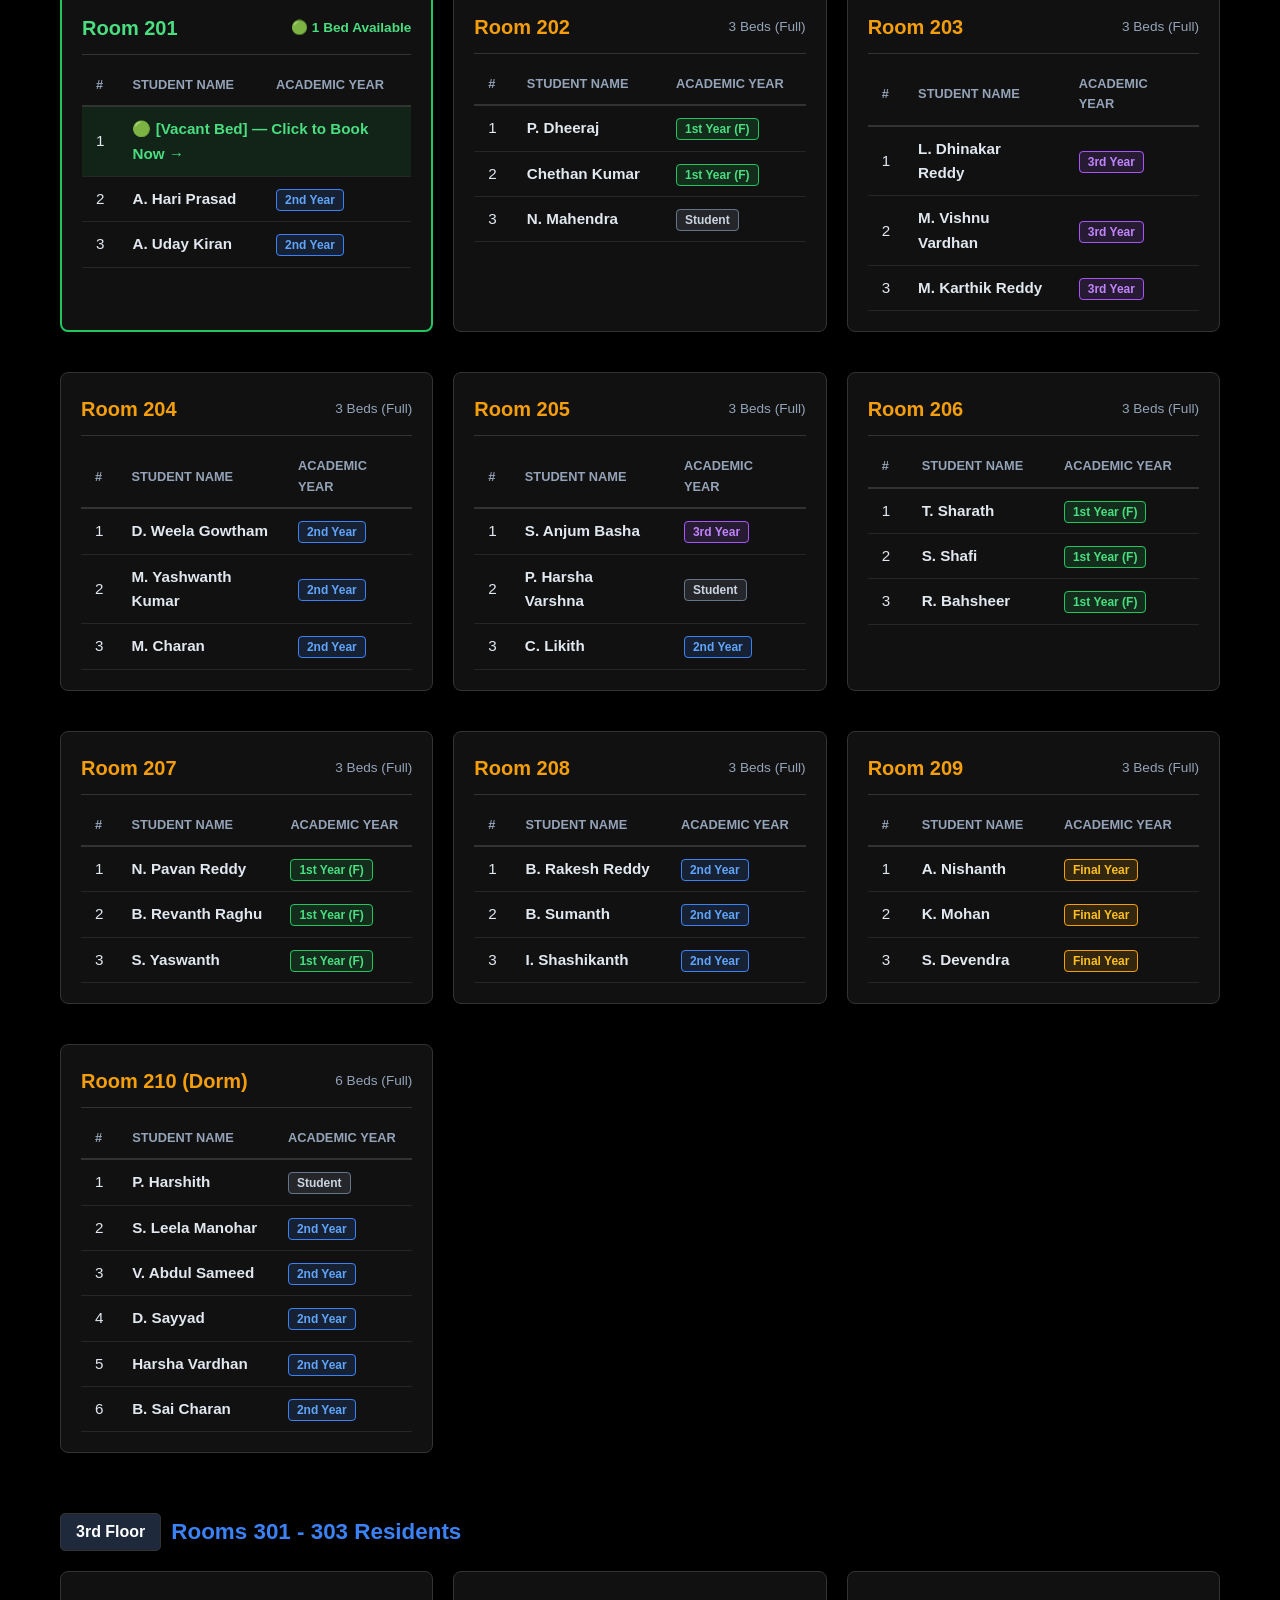
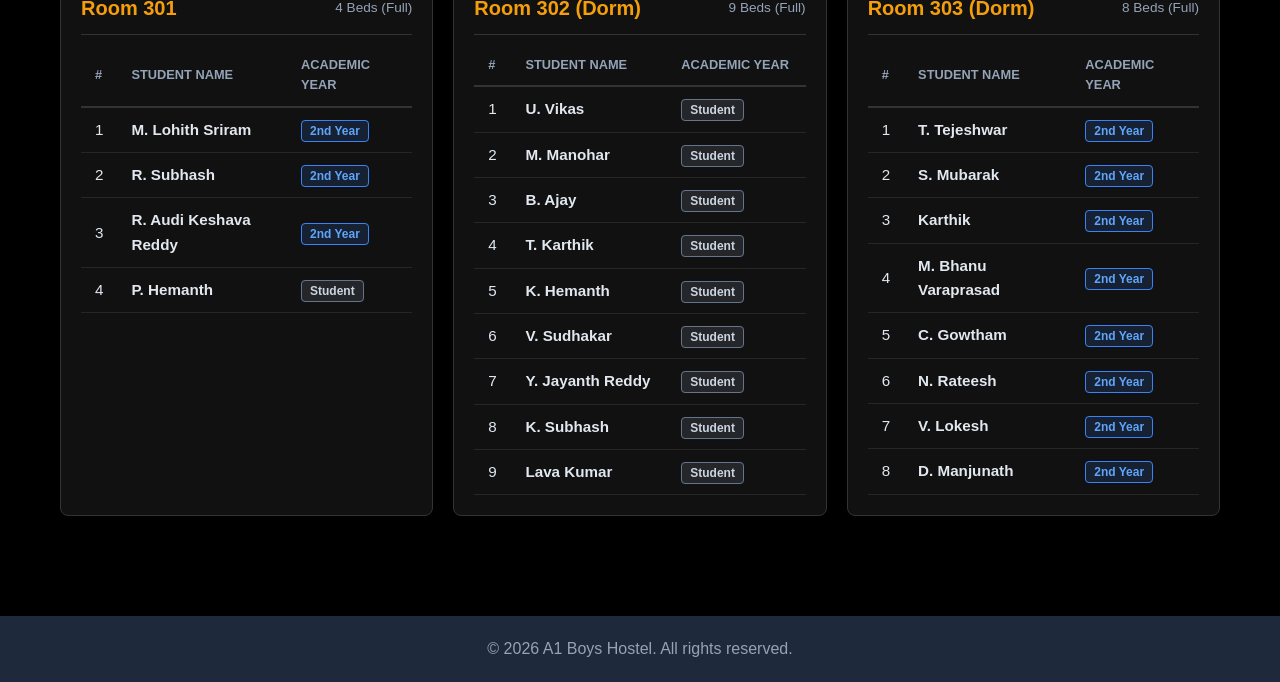
<file: rooms.html>
<!DOCTYPE html>
<html lang="en">
<head>
    <meta charset="UTF-8">
    <meta name="viewport" content="width=device-width, initial-scale=1.0">
    <title>Rooms | A1 Boys Hostel</title>
    <link rel="stylesheet" href="css/style.css">
    <style>
        .room-card-btn {
            background-color: #1a1a1a;
            border: 1px solid var(--border-color);
            padding: 15px 20px;
            border-radius: 8px;
            font-weight: bold;
            color: var(--white);
            display: flex;
            flex-direction: column;
            align-items: center;
            justify-content: center;
            flex: 1;
            min-width: 120px;
            text-decoration: none;
            cursor: pointer;
            transition: all 0.25s ease;
        }
        .room-card-btn:hover {
            transform: translateY(-4px);
            border-color: var(--accent-color);
            background-color: #262626;
            box-shadow: 0 8px 20px rgba(245, 158, 11, 0.3);
        }
        .room-card-btn:active {
            transform: translateY(-1px);
        }
        .room-card-btn.dorm {
            border: 2px solid var(--accent-color);
        }
        .room-card-btn.dorm:hover {
            box-shadow: 0 8px 25px rgba(245, 158, 11, 0.5);
        }
        .room-tag {
            color: var(--gray);
            font-size: 0.8rem;
            text-transform: uppercase;
            letter-spacing: 0.5px;
        }
        .room-num {
            font-size: 1.5rem;
            color: var(--accent-color);
            font-weight: 800;
        }
        .room-beds {
            color: var(--gray);
            font-size: 0.8rem;
            margin-top: 5px;
        }
        .room-beds.green {
            color: #4ade80;
            font-weight: bold;
        }
        .click-hint {
            font-size: 0.72rem;
            color: #38bdf8;
            margin-top: 6px;
            font-weight: 600;
        }
        .room-card-btn.booked {
            opacity: 0.65;
            background-color: #141414;
            border-color: #2b2b2b;
        }
        .room-card-btn.booked:hover {
            transform: translateY(-2px);
            border-color: #ef4444;
            background-color: #1c1414;
            box-shadow: 0 4px 15px rgba(239, 68, 68, 0.2);
        }
        .room-card-btn.available-room {
            border: 2px solid #22c55e !important;
            background: linear-gradient(145deg, #142817, #0e1c11) !important;
            box-shadow: 0 0 15px rgba(34, 197, 94, 0.3) !important;
        }
        .room-card-btn.available-room:hover {
            transform: translateY(-5px);
            border-color: #4ade80 !important;
            background: linear-gradient(145deg, #1a361f, #122416) !important;
            box-shadow: 0 0 25px rgba(34, 197, 94, 0.6) !important;
        }
        .status-badge {
            font-size: 0.72rem;
            padding: 3px 8px;
            border-radius: 4px;
            margin-top: 6px;
            font-weight: 700;
            display: inline-block;
        }
        .status-badge.booked {
            background-color: rgba(239, 68, 68, 0.15);
            color: #f87171;
            border: 1px solid rgba(239, 68, 68, 0.3);
        }
        .status-badge.available {
            background-color: rgba(34, 197, 94, 0.25);
            color: #4ade80;
            border: 1px solid #22c55e;
            animation: pulseAvailable 2s infinite;
        }
        @keyframes pulseAvailable {
            0%, 100% { box-shadow: 0 0 0 rgba(34, 197, 94, 0); }
            50% { box-shadow: 0 0 8px rgba(34, 197, 94, 0.7); }
        }
        .resident-room-card {
            background-color: var(--card-bg);
            border: 1px solid var(--border-color);
            border-radius: 8px;
            padding: 20px;
            margin-bottom: 20px;
            transition: all 0.3s ease;
        }
        .resident-room-card:hover {
            border-color: var(--accent-color);
            box-shadow: 0 4px 15px rgba(0,0,0,0.4);
        }
        .resident-table {
            width: 100%;
            border-collapse: collapse;
            margin-top: 10px;
        }
        .resident-table th, .resident-table td {
            padding: 10px 14px;
            text-align: left;
            border-bottom: 1px solid #262626;
            font-size: 0.95rem;
        }
        .resident-table th {
            color: var(--gray);
            font-size: 0.8rem;
            text-transform: uppercase;
            border-bottom: 2px solid var(--border-color);
        }
        .resident-table tr:hover {
            background-color: #1a1a1a;
        }
        .badge-1st {
            background-color: rgba(34, 197, 94, 0.15);
            color: #4ade80;
            border: 1px solid #22c55e;
            padding: 3px 8px;
            border-radius: 4px;
            font-size: 0.75rem;
            font-weight: 700;
        }
        .badge-2nd {
            background-color: rgba(59, 130, 246, 0.15);
            color: #60a5fa;
            border: 1px solid #3b82f6;
            padding: 3px 8px;
            border-radius: 4px;
            font-weight: 700;
            font-size: 0.75rem;
        }
        .badge-3rd {
            background-color: rgba(168, 85, 247, 0.15);
            color: #c084fc;
            border: 1px solid #a855f7;
            padding: 3px 8px;
            border-radius: 4px;
            font-weight: 700;
            font-size: 0.75rem;
        }
        .badge-final {
            background-color: rgba(245, 158, 11, 0.15);
            color: #fbbf24;
            border: 1px solid #f59e0b;
            padding: 3px 8px;
            border-radius: 4px;
            font-weight: 700;
            font-size: 0.75rem;
        }
        .badge-general {
            background-color: rgba(148, 163, 184, 0.15);
            color: #cbd5e1;
            border: 1px solid #64748b;
            padding: 3px 8px;
            border-radius: 4px;
            font-weight: 700;
            font-size: 0.75rem;
        }
    </style>
</head>
<body>
    <header>
        <nav class="navbar">
            <a href="index.html" class="logo">
                <img src="images/logo.jpg" alt="A1 Boys Hostel Logo" style="height: 60px; margin: 0;">
            </a>
            <button class="menu-toggle" id="menuToggle">☰</button>
            <ul class="nav-links" id="navLinks">
                <li><a href="index.html">Home</a></li>
                <li><a href="about.html">About</a></li>
                <li><a href="rooms.html">Rooms</a></li>
                <li><a href="facilities.html">Facilities</a></li>
                <li><a href="food.html">Food</a></li>
                <li><a href="gallery.html">Gallery</a></li>
                <li><a href="pricing.html">Pricing</a></li>
                <li><a href="rules.html">Rules</a></li>
                <li><a href="contact.html">Contact</a></li>
                <li><a href="booking.html" class="btn" style="padding: 5px 15px; margin-top: -5px;">Book Now</a></li>
            </ul>
        </nav>
    </header>

    <main>
        <section class="hero" style="padding: 40px 20px;">
            <h1>Our Rooms</h1>
            <p>Comfortable and spacious living spaces.</p>
        </section>

        <section>
            <div class="grid-container">
                <div class="card">
                    <h3>3 Sharing</h3>
                    <p>Perfect balance of companionship and comfort. Includes three beds, study tables, and individual wardrobes.</p>
                    <a href="booking.html?type=3-sharing" class="btn" style="margin-top: 15px; display: inline-block; width: 100%;">Book 3 Sharing</a>
                </div>
                <div class="card">
                    <h3>4 Sharing</h3>
                    <p>Economical and fun. Includes four beds and ample storage space, with enough room to move around.</p>
                    <a href="booking.html?type=4-sharing" class="btn" style="margin-top: 15px; display: inline-block; width: 100%;">Book 4 Sharing</a>
                </div>
                <div class="card">
                    <h3>8 Sharing (Dorm)</h3>
                    <p>Ideal for large groups or students looking for the most budget-friendly option in a spacious dormitory layout.</p>
                    <a href="booking.html?type=8-sharing" class="btn" style="margin-top: 15px; display: inline-block; width: 100%;">Book 8 Sharing</a>
                </div>
            </div>
        </section>

        <!-- Room Outside & Corridor Photos -->
        <section style="margin-top: 50px;">
            <h2 style="text-align: center; margin-bottom: 10px; border-bottom: 2px solid var(--border-color); padding-bottom: 10px;">Outside Room Views &amp; Corridors</h2>
            <p style="text-align: center; color: var(--gray); margin-bottom: 30px; font-size: 1rem;">
                Spotless, well-ventilated corridors with sparkling granite flooring, natural sunlight, and 24/7 CCTV surveillance.
            </p>

            <div style="display: grid; grid-template-columns: repeat(auto-fit, minmax(300px, 1fr)); gap: 25px;">
                <div style="background-color: var(--card-bg); border: 2px solid var(--border-color); border-radius: 10px; overflow: hidden; transition: all 0.3s ease; box-shadow: 0 4px 15px rgba(0,0,0,0.5);">
                    <img src="images/corridor-1.jpg" alt="A1 Boys Hostel Well-Lit Corridor" style="width: 100%; height: 350px; object-fit: cover; display: block;">
                    <div style="padding: 16px; text-align: center;">
                        <h4 style="color: var(--white); margin-bottom: 6px; font-size: 1.15rem;">Bright &amp; Clean Corridors</h4>
                        <p style="color: var(--gray); font-size: 0.9rem; margin: 0;">Spacious hallways with granite flooring, ceiling lights, and ventilation windows on every floor.</p>
                    </div>
                </div>

                <div style="background-color: var(--card-bg); border: 2px solid var(--border-color); border-radius: 10px; overflow: hidden; transition: all 0.3s ease; box-shadow: 0 4px 15px rgba(0,0,0,0.5);">
                    <img src="images/corridor-2.jpg" alt="A1 Boys Hostel Floor Lounge and CCTV" style="width: 100%; height: 350px; object-fit: cover; display: block;">
                    <div style="padding: 16px; text-align: center;">
                        <h4 style="color: var(--white); margin-bottom: 6px; font-size: 1.15rem;">Floor Lounge &amp; Security</h4>
                        <p style="color: var(--gray); font-size: 0.9rem; margin: 0;">Comfortable sofa lounge outside rooms, RO drinking water, and active 24/7 CCTV security cameras.</p>
                    </div>
                </div>
            </div>
        </section>

        <section style="margin-top: 50px;">
            <h2 style="text-align: center; margin-bottom: 10px; border-bottom: 2px solid var(--border-color); padding-bottom: 10px;">Room Directory &amp; Live Availability</h2>
            
            <div style="background: linear-gradient(135deg, rgba(239, 68, 68, 0.12), rgba(34, 197, 94, 0.12)); border: 1px solid var(--border-color); padding: 18px 25px; border-radius: 8px; margin-bottom: 25px; display: flex; flex-wrap: wrap; justify-content: space-between; align-items: center; gap: 15px;">
                <div>
                    <h4 style="margin: 0 0 5px 0; color: #f87171; font-size: 1.15rem; display: flex; align-items: center; gap: 8px;">
                        <span>🔥</span> Live Status: Almost All Beds Are Booked!
                    </h4>
                    <p style="margin: 0; color: var(--text-color); font-size: 0.95rem;">
                        Only <strong>2 single beds</strong> currently available in the entire hostel: 
                        <a href="booking.html?room=108" style="color: #4ade80; font-weight: bold; background: rgba(34, 197, 94, 0.15); padding: 2px 8px; border-radius: 4px; border: 1px solid #22c55e; text-decoration: none;">Room 108 (1 Bed Free)</a> &amp; 
                        <a href="booking.html?room=201" style="color: #4ade80; font-weight: bold; background: rgba(34, 197, 94, 0.15); padding: 2px 8px; border-radius: 4px; border: 1px solid #22c55e; text-decoration: none;">Room 201 (1 Bed Free)</a>.
                    </p>
                </div>
                <div style="display: flex; gap: 15px; font-size: 0.85rem; font-weight: bold;">
                    <span style="color: #4ade80; display: flex; align-items: center; gap: 5px;">🟢 Available (1 Bed Left)</span>
                    <span style="color: #f87171; display: flex; align-items: center; gap: 5px;">🔴 Fully Booked</span>
                </div>
            </div>
            
            <!-- 1st Floor -->
            <div style="background-color: var(--card-bg); padding: 30px; border-radius: 10px; border: 1px solid var(--border-color); margin-bottom: 20px;">
                <h3 style="color: var(--secondary-color); margin-bottom: 20px; font-size: 1.5rem; display: flex; align-items: center; gap: 10px;">
                    <span style="background-color: var(--primary-color); color: var(--white); padding: 5px 15px; border-radius: 5px; font-size: 1rem; border: 1px solid var(--border-color);">1st Floor</span>
                    Rooms 101 - 110
                </h3>
                <div style="display: flex; flex-wrap: wrap; gap: 15px;">
                    <a href="booking.html?room=101&status=booked" class="room-card-btn booked" title="Fully Booked"><span class="room-tag">Room</span><span class="room-num" style="color: #94a3b8;">101</span><span class="room-beds">3 Beds</span><span class="status-badge booked">🔴 Booked</span></a>
                    <a href="booking.html?room=102&status=booked" class="room-card-btn booked" title="Fully Booked"><span class="room-tag">Room</span><span class="room-num" style="color: #94a3b8;">102</span><span class="room-beds">3 Beds</span><span class="status-badge booked">🔴 Booked</span></a>
                    <a href="booking.html?room=103&status=booked" class="room-card-btn booked" title="Fully Booked"><span class="room-tag">Room</span><span class="room-num" style="color: #94a3b8;">103</span><span class="room-beds">3 Beds</span><span class="status-badge booked">🔴 Booked</span></a>
                    <a href="booking.html?room=104&status=booked" class="room-card-btn booked" title="Fully Booked"><span class="room-tag">Room</span><span class="room-num" style="color: #94a3b8;">104</span><span class="room-beds">3 Beds</span><span class="status-badge booked">🔴 Booked</span></a>
                    <a href="booking.html?room=105&status=booked" class="room-card-btn booked" title="Fully Booked"><span class="room-tag">Room</span><span class="room-num" style="color: #94a3b8;">105</span><span class="room-beds">3 Beds</span><span class="status-badge booked">🔴 Booked</span></a>
                    <a href="booking.html?room=106&status=booked" class="room-card-btn booked" title="Fully Booked"><span class="room-tag">Room</span><span class="room-num" style="color: #94a3b8;">106</span><span class="room-beds">3 Beds</span><span class="status-badge booked">🔴 Booked</span></a>
                    <a href="booking.html?room=107&status=booked" class="room-card-btn booked" title="Fully Booked"><span class="room-tag">Room</span><span class="room-num" style="color: #94a3b8;">107</span><span class="room-beds">3 Beds</span><span class="status-badge booked">🔴 Booked</span></a>
                    <a href="booking.html?room=108" class="room-card-btn available-room" title="1 Bed Free! Click to Book"><span class="room-tag">Room</span><span class="room-num" style="color: #4ade80;">108</span><span class="room-beds" style="color: #a7f3d0; font-weight: bold;">3 Beds (1 Free)</span><span class="status-badge available">🟢 1 Bed Free</span></a>
                    <a href="booking.html?room=109&status=booked" class="room-card-btn booked" title="Fully Booked"><span class="room-tag">Room</span><span class="room-num" style="color: #94a3b8;">109</span><span class="room-beds">3 Beds</span><span class="status-badge booked">🔴 Booked</span></a>
                    <a href="booking.html?room=110&status=booked" class="room-card-btn booked" title="Fully Booked"><span class="room-tag">Room</span><span class="room-num" style="color: #94a3b8;">110</span><span class="room-beds">6 Beds (Dorm)</span><span class="status-badge booked">🔴 Booked</span></a>
                </div>
            </div>

            <!-- 2nd Floor -->
            <div style="background-color: var(--card-bg); padding: 30px; border-radius: 10px; border: 1px solid var(--border-color); margin-bottom: 20px;">
                <h3 style="color: var(--secondary-color); margin-bottom: 20px; font-size: 1.5rem; display: flex; align-items: center; gap: 10px;">
                    <span style="background-color: var(--primary-color); color: var(--white); padding: 5px 15px; border-radius: 5px; font-size: 1rem; border: 1px solid var(--border-color);">2nd Floor</span>
                    Rooms 201 - 210
                </h3>
                <div style="display: flex; flex-wrap: wrap; gap: 15px;">
                    <a href="booking.html?room=201" class="room-card-btn available-room" title="1 Bed Free! Click to Book"><span class="room-tag">Room</span><span class="room-num" style="color: #4ade80;">201</span><span class="room-beds" style="color: #a7f3d0; font-weight: bold;">3 Beds (1 Free)</span><span class="status-badge available">🟢 1 Bed Free</span></a>
                    <a href="booking.html?room=202&status=booked" class="room-card-btn booked" title="Fully Booked"><span class="room-tag">Room</span><span class="room-num" style="color: #94a3b8;">202</span><span class="room-beds">3 Beds</span><span class="status-badge booked">🔴 Booked</span></a>
                    <a href="booking.html?room=203&status=booked" class="room-card-btn booked" title="Fully Booked"><span class="room-tag">Room</span><span class="room-num" style="color: #94a3b8;">203</span><span class="room-beds">3 Beds</span><span class="status-badge booked">🔴 Booked</span></a>
                    <a href="booking.html?room=204&status=booked" class="room-card-btn booked" title="Fully Booked"><span class="room-tag">Room</span><span class="room-num" style="color: #94a3b8;">204</span><span class="room-beds">3 Beds</span><span class="status-badge booked">🔴 Booked</span></a>
                    <a href="booking.html?room=205&status=booked" class="room-card-btn booked" title="Fully Booked"><span class="room-tag">Room</span><span class="room-num" style="color: #94a3b8;">205</span><span class="room-beds">3 Beds</span><span class="status-badge booked">🔴 Booked</span></a>
                    <a href="booking.html?room=206&status=booked" class="room-card-btn booked" title="Fully Booked"><span class="room-tag">Room</span><span class="room-num" style="color: #94a3b8;">206</span><span class="room-beds">3 Beds</span><span class="status-badge booked">🔴 Booked</span></a>
                    <a href="booking.html?room=207&status=booked" class="room-card-btn booked" title="Fully Booked"><span class="room-tag">Room</span><span class="room-num" style="color: #94a3b8;">207</span><span class="room-beds">3 Beds</span><span class="status-badge booked">🔴 Booked</span></a>
                    <a href="booking.html?room=208&status=booked" class="room-card-btn booked" title="Fully Booked"><span class="room-tag">Room</span><span class="room-num" style="color: #94a3b8;">208</span><span class="room-beds">3 Beds</span><span class="status-badge booked">🔴 Booked</span></a>
                    <a href="booking.html?room=209&status=booked" class="room-card-btn booked" title="Fully Booked"><span class="room-tag">Room</span><span class="room-num" style="color: #94a3b8;">209</span><span class="room-beds">3 Beds</span><span class="status-badge booked">🔴 Booked</span></a>
                    <a href="booking.html?room=210&status=booked" class="room-card-btn booked" title="Fully Booked"><span class="room-tag">Room</span><span class="room-num" style="color: #94a3b8;">210</span><span class="room-beds">6 Beds (Dorm)</span><span class="status-badge booked">🔴 Booked</span></a>
                </div>
            </div>

            <!-- 3rd Floor -->
            <div style="background-color: var(--card-bg); padding: 30px; border-radius: 10px; border: 1px solid var(--border-color); margin-bottom: 20px;">
                <h3 style="color: var(--secondary-color); margin-bottom: 20px; font-size: 1.5rem; display: flex; align-items: center; gap: 10px;">
                    <span style="background-color: var(--primary-color); color: var(--white); padding: 5px 15px; border-radius: 5px; font-size: 1rem; border: 1px solid var(--border-color);">3rd Floor</span>
                    Rooms 301 - 303
                </h3>
                <div style="display: flex; flex-wrap: wrap; gap: 15px;">
                    <a href="booking.html?room=301&status=booked" class="room-card-btn booked" title="Fully Booked"><span class="room-tag">Room</span><span class="room-num" style="color: #94a3b8;">301</span><span class="room-beds">4 Beds</span><span class="status-badge booked">🔴 Booked</span></a>
                    <a href="booking.html?room=302&status=booked" class="room-card-btn booked" title="Fully Booked"><span class="room-tag">Room</span><span class="room-num" style="color: #94a3b8;">302</span><span class="room-beds">8 Beds (Dorm)</span><span class="status-badge booked">🔴 Booked</span></a>
                    <a href="booking.html?room=303&status=booked" class="room-card-btn booked" title="Fully Booked"><span class="room-tag">Room</span><span class="room-num" style="color: #94a3b8;">303</span><span class="room-beds">8 Beds (Dorm)</span><span class="status-badge booked">🔴 Booked</span></a>
                </div>
            </div>
        </section>

        <!-- Resident Students Directory (October 2026) -->
        <section style="margin-top: 60px;" id="resident-directory">
            <h2 style="text-align: center; margin-bottom: 10px; border-bottom: 2px solid var(--border-color); padding-bottom: 10px;">
                Resident Students Directory (October 2026)
            </h2>
            <p style="text-align: center; color: var(--gray); margin-bottom: 25px; font-size: 1rem;">
                Room-by-room resident allocation with student names and academic year. <br>
                <span style="display: inline-block; margin-top: 6px; background-color: rgba(34, 197, 94, 0.15); border: 1px solid #22c55e; color: #4ade80; padding: 4px 12px; border-radius: 4px; font-weight: bold; font-size: 0.85rem;">
                    💡 "F" stands for First Year (1st Year)
                </span>
            </p>

            <!-- Search Filter Bar -->
            <div style="max-width: 650px; margin: 0 auto 35px auto;">
                <input type="text" id="studentSearchInput" placeholder="🔍 Search student name, room (e.g. 105), or year (e.g. 1st Year)..." style="width: 100%; padding: 14px 20px; border-radius: 8px; border: 2px solid var(--border-color); background-color: #141414; color: var(--white); font-size: 1rem; outline: none; transition: border-color 0.3s ease;" onfocus="this.style.borderColor='var(--accent-color)'" onblur="this.style.borderColor='var(--border-color)'">
            </div>

            <!-- 1st Floor Residents -->
            <div style="margin-bottom: 40px;">
                <h3 style="color: var(--secondary-color); margin-bottom: 20px; font-size: 1.4rem; display: flex; align-items: center; gap: 10px;">
                    <span style="background-color: var(--primary-color); color: var(--white); padding: 5px 15px; border-radius: 5px; font-size: 1rem; border: 1px solid var(--border-color);">1st Floor</span>
                    Rooms 101 - 110 Residents
                </h3>
                <div style="display: grid; grid-template-columns: repeat(auto-fit, minmax(320px, 1fr)); gap: 20px;">
                    
                    <!-- Room 101 -->
                    <div class="resident-room-card">
                        <div style="display: flex; justify-content: space-between; align-items: center; border-bottom: 1px solid var(--border-color); padding-bottom: 10px;">
                            <span style="font-size: 1.25rem; font-weight: bold; color: var(--accent-color);">Room 101</span>
                            <span style="font-size: 0.85rem; color: var(--gray);">3 Beds (Full)</span>
                        </div>
                        <table class="resident-table">
                            <thead><tr><th>#</th><th>Student Name</th><th>Academic Year</th></tr></thead>
                            <tbody>
                                <tr><td>1</td><td><strong>D. Deveshwar</strong></td><td><span class="badge-2nd">2nd Year</span></td></tr>
                                <tr><td>2</td><td><strong>G. Tilak</strong></td><td><span class="badge-2nd">2nd Year</span></td></tr>
                                <tr><td>3</td><td><strong>T. Narayana</strong></td><td><span class="badge-2nd">2nd Year</span></td></tr>
                            </tbody>
                        </table>
                    </div>

                    <!-- Room 102 -->
                    <div class="resident-room-card">
                        <div style="display: flex; justify-content: space-between; align-items: center; border-bottom: 1px solid var(--border-color); padding-bottom: 10px;">
                            <span style="font-size: 1.25rem; font-weight: bold; color: var(--accent-color);">Room 102</span>
                            <span style="font-size: 0.85rem; color: var(--gray);">3 Beds (Full)</span>
                        </div>
                        <table class="resident-table">
                            <thead><tr><th>#</th><th>Student Name</th><th>Academic Year</th></tr></thead>
                            <tbody>
                                <tr><td>1</td><td><strong>G. Nawat Shaik</strong></td><td><span class="badge-2nd">2nd Year</span></td></tr>
                                <tr><td>2</td><td><strong>S. Veerendra Gowtham</strong></td><td><span class="badge-2nd">2nd Year</span></td></tr>
                                <tr><td>3</td><td><strong>H. Mohammed Ali</strong></td><td><span class="badge-3rd">3rd Year</span></td></tr>
                            </tbody>
                        </table>
                    </div>

                    <!-- Room 103 -->
                    <div class="resident-room-card">
                        <div style="display: flex; justify-content: space-between; align-items: center; border-bottom: 1px solid var(--border-color); padding-bottom: 10px;">
                            <span style="font-size: 1.25rem; font-weight: bold; color: var(--accent-color);">Room 103</span>
                            <span style="font-size: 0.85rem; color: var(--gray);">4 Beds (Full)</span>
                        </div>
                        <table class="resident-table">
                            <thead><tr><th>#</th><th>Student Name</th><th>Academic Year</th></tr></thead>
                            <tbody>
                                <tr><td>1</td><td><strong>K. Srikanth</strong></td><td><span class="badge-final">Final Year</span></td></tr>
                                <tr><td>2</td><td><strong>G. Yunus</strong></td><td><span class="badge-final">Final Year</span></td></tr>
                                <tr><td>3</td><td><strong>A. Rakesh Reddy</strong></td><td><span class="badge-final">Final Year</span></td></tr>
                                <tr><td>4</td><td><strong>M. Tharun</strong></td><td><span class="badge-final">Final Year</span></td></tr>
                            </tbody>
                        </table>
                    </div>

                    <!-- Room 104 -->
                    <div class="resident-room-card">
                        <div style="display: flex; justify-content: space-between; align-items: center; border-bottom: 1px solid var(--border-color); padding-bottom: 10px;">
                            <span style="font-size: 1.25rem; font-weight: bold; color: var(--accent-color);">Room 104</span>
                            <span style="font-size: 0.85rem; color: var(--gray);">3 Beds (Full)</span>
                        </div>
                        <table class="resident-table">
                            <thead><tr><th>#</th><th>Student Name</th><th>Academic Year</th></tr></thead>
                            <tbody>
                                <tr><td>1</td><td><strong>A. Sai Kumar</strong></td><td><span class="badge-2nd">2nd Year</span></td></tr>
                                <tr><td>2</td><td><strong>R. Nanda Kishore</strong></td><td><span class="badge-2nd">2nd Year</span></td></tr>
                                <tr><td>3</td><td><strong>T. Abhisek</strong></td><td><span class="badge-2nd">2nd Year</span></td></tr>
                            </tbody>
                        </table>
                    </div>

                    <!-- Room 105 -->
                    <div class="resident-room-card">
                        <div style="display: flex; justify-content: space-between; align-items: center; border-bottom: 1px solid var(--border-color); padding-bottom: 10px;">
                            <span style="font-size: 1.25rem; font-weight: bold; color: var(--accent-color);">Room 105</span>
                            <span style="font-size: 0.85rem; color: var(--gray);">3 Beds (Full)</span>
                        </div>
                        <table class="resident-table">
                            <thead><tr><th>#</th><th>Student Name</th><th>Academic Year</th></tr></thead>
                            <tbody>
                                <tr><td>1</td><td><strong>K. Nikhil</strong></td><td><span class="badge-1st">1st Year (F)</span></td></tr>
                                <tr><td>2</td><td><strong>P. Yaswanth</strong></td><td><span class="badge-1st">1st Year (F)</span></td></tr>
                                <tr><td>3</td><td><strong>B. Akhil</strong></td><td><span class="badge-1st">1st Year (F)</span></td></tr>
                            </tbody>
                        </table>
                    </div>

                    <!-- Room 106 -->
                    <div class="resident-room-card">
                        <div style="display: flex; justify-content: space-between; align-items: center; border-bottom: 1px solid var(--border-color); padding-bottom: 10px;">
                            <span style="font-size: 1.25rem; font-weight: bold; color: var(--accent-color);">Room 106</span>
                            <span style="font-size: 0.85rem; color: var(--gray);">3 Beds (Full)</span>
                        </div>
                        <table class="resident-table">
                            <thead><tr><th>#</th><th>Student Name</th><th>Academic Year</th></tr></thead>
                            <tbody>
                                <tr><td>1</td><td><strong>V. Sai Kumar Reddy</strong></td><td><span class="badge-general">Student</span></td></tr>
                                <tr><td>2</td><td><strong>P. Vijay</strong></td><td><span class="badge-2nd">2nd Year</span></td></tr>
                                <tr><td>3</td><td><strong>M. Yaswanth</strong></td><td><span class="badge-2nd">2nd Year</span></td></tr>
                            </tbody>
                        </table>
                    </div>

                    <!-- Room 107 -->
                    <div class="resident-room-card">
                        <div style="display: flex; justify-content: space-between; align-items: center; border-bottom: 1px solid var(--border-color); padding-bottom: 10px;">
                            <span style="font-size: 1.25rem; font-weight: bold; color: var(--accent-color);">Room 107</span>
                            <span style="font-size: 0.85rem; color: var(--gray);">3 Beds (Full)</span>
                        </div>
                        <table class="resident-table">
                            <thead><tr><th>#</th><th>Student Name</th><th>Academic Year</th></tr></thead>
                            <tbody>
                                <tr><td>1</td><td><strong>V. Mohith</strong></td><td><span class="badge-3rd">3rd Year</span></td></tr>
                                <tr><td>2</td><td><strong>A. Vijay Prashanth Raju</strong></td><td><span class="badge-2nd">2nd Year</span></td></tr>
                                <tr><td>3</td><td><strong>V. Puneeth</strong></td><td><span class="badge-3rd">3rd Year</span></td></tr>
                            </tbody>
                        </table>
                    </div>

                    <!-- Room 108 -->
                    <div class="resident-room-card" style="border: 2px solid #22c55e;">
                        <div style="display: flex; justify-content: space-between; align-items: center; border-bottom: 1px solid var(--border-color); padding-bottom: 10px;">
                            <span style="font-size: 1.25rem; font-weight: bold; color: #4ade80;">Room 108</span>
                            <span style="font-size: 0.85rem; color: #4ade80; font-weight: bold;">🟢 1 Bed Available</span>
                        </div>
                        <table class="resident-table">
                            <thead><tr><th>#</th><th>Student Name</th><th>Academic Year</th></tr></thead>
                            <tbody>
                                <tr><td>1</td><td><strong>K.S. Hussain Saheb</strong></td><td><span class="badge-3rd">3rd Year</span></td></tr>
                                <tr><td>2</td><td><strong>T. Hiaressh</strong></td><td><span class="badge-2nd">2nd Year</span></td></tr>
                                <tr style="background-color: rgba(34, 197, 94, 0.1);"><td>3</td><td colspan="2"><a href="booking.html?room=108" style="color: #4ade80; font-weight: bold; text-decoration: none;">🟢 [Vacant Bed] — Click to Book Now →</a></td></tr>
                            </tbody>
                        </table>
                    </div>

                    <!-- Room 109 -->
                    <div class="resident-room-card">
                        <div style="display: flex; justify-content: space-between; align-items: center; border-bottom: 1px solid var(--border-color); padding-bottom: 10px;">
                            <span style="font-size: 1.25rem; font-weight: bold; color: var(--accent-color);">Room 109</span>
                            <span style="font-size: 0.85rem; color: var(--gray);">3 Beds (Full)</span>
                        </div>
                        <table class="resident-table">
                            <thead><tr><th>#</th><th>Student Name</th><th>Academic Year</th></tr></thead>
                            <tbody>
                                <tr><td>1</td><td><strong>K. Sumanth</strong></td><td><span class="badge-2nd">2nd Year</span></td></tr>
                                <tr><td>2</td><td><strong>K. Sai Prasad</strong></td><td><span class="badge-2nd">2nd Year</span></td></tr>
                                <tr><td>3</td><td><strong>P. Sai Kumar Reddy</strong></td><td><span class="badge-3rd">3rd Year</span></td></tr>
                            </tbody>
                        </table>
                    </div>

                    <!-- Room 110 -->
                    <div class="resident-room-card">
                        <div style="display: flex; justify-content: space-between; align-items: center; border-bottom: 1px solid var(--border-color); padding-bottom: 10px;">
                            <span style="font-size: 1.25rem; font-weight: bold; color: var(--accent-color);">Room 110 (Dorm)</span>
                            <span style="font-size: 0.85rem; color: var(--gray);">6 Beds (Full)</span>
                        </div>
                        <table class="resident-table">
                            <thead><tr><th>#</th><th>Student Name</th><th>Academic Year</th></tr></thead>
                            <tbody>
                                <tr><td>1</td><td><strong>K. Gnaneswara</strong></td><td><span class="badge-2nd">2nd Year</span></td></tr>
                                <tr><td>2</td><td><strong>G. Pavan Goud</strong></td><td><span class="badge-2nd">2nd Year</span></td></tr>
                                <tr><td>3</td><td><strong>H. Harsha Vardhan</strong></td><td><span class="badge-2nd">2nd Year</span></td></tr>
                                <tr><td>4</td><td><strong>M.S.R. Mokshith</strong></td><td><span class="badge-2nd">2nd Year</span></td></tr>
                                <tr><td>5</td><td><strong>C. Vasanth</strong></td><td><span class="badge-2nd">2nd Year</span></td></tr>
                                <tr><td>6</td><td><strong>B. Gowtham Naik</strong></td><td><span class="badge-2nd">2nd Year</span></td></tr>
                            </tbody>
                        </table>
                    </div>

                </div>
            </div>

            <!-- 2nd Floor Residents -->
            <div style="margin-bottom: 40px;">
                <h3 style="color: var(--secondary-color); margin-bottom: 20px; font-size: 1.4rem; display: flex; align-items: center; gap: 10px;">
                    <span style="background-color: var(--primary-color); color: var(--white); padding: 5px 15px; border-radius: 5px; font-size: 1rem; border: 1px solid var(--border-color);">2nd Floor</span>
                    Rooms 201 - 210 Residents
                </h3>
                <div style="display: grid; grid-template-columns: repeat(auto-fit, minmax(320px, 1fr)); gap: 20px;">
                    
                    <!-- Room 201 -->
                    <div class="resident-room-card" style="border: 2px solid #22c55e;">
                        <div style="display: flex; justify-content: space-between; align-items: center; border-bottom: 1px solid var(--border-color); padding-bottom: 10px;">
                            <span style="font-size: 1.25rem; font-weight: bold; color: #4ade80;">Room 201</span>
                            <span style="font-size: 0.85rem; color: #4ade80; font-weight: bold;">🟢 1 Bed Available</span>
                        </div>
                        <table class="resident-table">
                            <thead><tr><th>#</th><th>Student Name</th><th>Academic Year</th></tr></thead>
                            <tbody>
                                <tr style="background-color: rgba(34, 197, 94, 0.1);"><td>1</td><td colspan="2"><a href="booking.html?room=201" style="color: #4ade80; font-weight: bold; text-decoration: none;">🟢 [Vacant Bed] — Click to Book Now →</a></td></tr>
                                <tr><td>2</td><td><strong>A. Hari Prasad</strong></td><td><span class="badge-2nd">2nd Year</span></td></tr>
                                <tr><td>3</td><td><strong>A. Uday Kiran</strong></td><td><span class="badge-2nd">2nd Year</span></td></tr>
                            </tbody>
                        </table>
                    </div>

                    <!-- Room 202 -->
                    <div class="resident-room-card">
                        <div style="display: flex; justify-content: space-between; align-items: center; border-bottom: 1px solid var(--border-color); padding-bottom: 10px;">
                            <span style="font-size: 1.25rem; font-weight: bold; color: var(--accent-color);">Room 202</span>
                            <span style="font-size: 0.85rem; color: var(--gray);">3 Beds (Full)</span>
                        </div>
                        <table class="resident-table">
                            <thead><tr><th>#</th><th>Student Name</th><th>Academic Year</th></tr></thead>
                            <tbody>
                                <tr><td>1</td><td><strong>P. Dheeraj</strong></td><td><span class="badge-1st">1st Year (F)</span></td></tr>
                                <tr><td>2</td><td><strong>Chethan Kumar</strong></td><td><span class="badge-1st">1st Year (F)</span></td></tr>
                                <tr><td>3</td><td><strong>N. Mahendra</strong></td><td><span class="badge-general">Student</span></td></tr>
                            </tbody>
                        </table>
                    </div>

                    <!-- Room 203 -->
                    <div class="resident-room-card">
                        <div style="display: flex; justify-content: space-between; align-items: center; border-bottom: 1px solid var(--border-color); padding-bottom: 10px;">
                            <span style="font-size: 1.25rem; font-weight: bold; color: var(--accent-color);">Room 203</span>
                            <span style="font-size: 0.85rem; color: var(--gray);">3 Beds (Full)</span>
                        </div>
                        <table class="resident-table">
                            <thead><tr><th>#</th><th>Student Name</th><th>Academic Year</th></tr></thead>
                            <tbody>
                                <tr><td>1</td><td><strong>L. Dhinakar Reddy</strong></td><td><span class="badge-3rd">3rd Year</span></td></tr>
                                <tr><td>2</td><td><strong>M. Vishnu Vardhan</strong></td><td><span class="badge-3rd">3rd Year</span></td></tr>
                                <tr><td>3</td><td><strong>M. Karthik Reddy</strong></td><td><span class="badge-3rd">3rd Year</span></td></tr>
                            </tbody>
                        </table>
                    </div>

                    <!-- Room 204 -->
                    <div class="resident-room-card">
                        <div style="display: flex; justify-content: space-between; align-items: center; border-bottom: 1px solid var(--border-color); padding-bottom: 10px;">
                            <span style="font-size: 1.25rem; font-weight: bold; color: var(--accent-color);">Room 204</span>
                            <span style="font-size: 0.85rem; color: var(--gray);">3 Beds (Full)</span>
                        </div>
                        <table class="resident-table">
                            <thead><tr><th>#</th><th>Student Name</th><th>Academic Year</th></tr></thead>
                            <tbody>
                                <tr><td>1</td><td><strong>D. Weela Gowtham</strong></td><td><span class="badge-2nd">2nd Year</span></td></tr>
                                <tr><td>2</td><td><strong>M. Yashwanth Kumar</strong></td><td><span class="badge-2nd">2nd Year</span></td></tr>
                                <tr><td>3</td><td><strong>M. Charan</strong></td><td><span class="badge-2nd">2nd Year</span></td></tr>
                            </tbody>
                        </table>
                    </div>

                    <!-- Room 205 -->
                    <div class="resident-room-card">
                        <div style="display: flex; justify-content: space-between; align-items: center; border-bottom: 1px solid var(--border-color); padding-bottom: 10px;">
                            <span style="font-size: 1.25rem; font-weight: bold; color: var(--accent-color);">Room 205</span>
                            <span style="font-size: 0.85rem; color: var(--gray);">3 Beds (Full)</span>
                        </div>
                        <table class="resident-table">
                            <thead><tr><th>#</th><th>Student Name</th><th>Academic Year</th></tr></thead>
                            <tbody>
                                <tr><td>1</td><td><strong>S. Anjum Basha</strong></td><td><span class="badge-3rd">3rd Year</span></td></tr>
                                <tr><td>2</td><td><strong>P. Harsha Varshna</strong></td><td><span class="badge-general">Student</span></td></tr>
                                <tr><td>3</td><td><strong>C. Likith</strong></td><td><span class="badge-2nd">2nd Year</span></td></tr>
                            </tbody>
                        </table>
                    </div>

                    <!-- Room 206 -->
                    <div class="resident-room-card">
                        <div style="display: flex; justify-content: space-between; align-items: center; border-bottom: 1px solid var(--border-color); padding-bottom: 10px;">
                            <span style="font-size: 1.25rem; font-weight: bold; color: var(--accent-color);">Room 206</span>
                            <span style="font-size: 0.85rem; color: var(--gray);">3 Beds (Full)</span>
                        </div>
                        <table class="resident-table">
                            <thead><tr><th>#</th><th>Student Name</th><th>Academic Year</th></tr></thead>
                            <tbody>
                                <tr><td>1</td><td><strong>T. Sharath</strong></td><td><span class="badge-1st">1st Year (F)</span></td></tr>
                                <tr><td>2</td><td><strong>S. Shafi</strong></td><td><span class="badge-1st">1st Year (F)</span></td></tr>
                                <tr><td>3</td><td><strong>R. Bahsheer</strong></td><td><span class="badge-1st">1st Year (F)</span></td></tr>
                            </tbody>
                        </table>
                    </div>

                    <!-- Room 207 -->
                    <div class="resident-room-card">
                        <div style="display: flex; justify-content: space-between; align-items: center; border-bottom: 1px solid var(--border-color); padding-bottom: 10px;">
                            <span style="font-size: 1.25rem; font-weight: bold; color: var(--accent-color);">Room 207</span>
                            <span style="font-size: 0.85rem; color: var(--gray);">3 Beds (Full)</span>
                        </div>
                        <table class="resident-table">
                            <thead><tr><th>#</th><th>Student Name</th><th>Academic Year</th></tr></thead>
                            <tbody>
                                <tr><td>1</td><td><strong>N. Pavan Reddy</strong></td><td><span class="badge-1st">1st Year (F)</span></td></tr>
                                <tr><td>2</td><td><strong>B. Revanth Raghu</strong></td><td><span class="badge-1st">1st Year (F)</span></td></tr>
                                <tr><td>3</td><td><strong>S. Yaswanth</strong></td><td><span class="badge-1st">1st Year (F)</span></td></tr>
                            </tbody>
                        </table>
                    </div>

                    <!-- Room 208 -->
                    <div class="resident-room-card">
                        <div style="display: flex; justify-content: space-between; align-items: center; border-bottom: 1px solid var(--border-color); padding-bottom: 10px;">
                            <span style="font-size: 1.25rem; font-weight: bold; color: var(--accent-color);">Room 208</span>
                            <span style="font-size: 0.85rem; color: var(--gray);">3 Beds (Full)</span>
                        </div>
                        <table class="resident-table">
                            <thead><tr><th>#</th><th>Student Name</th><th>Academic Year</th></tr></thead>
                            <tbody>
                                <tr><td>1</td><td><strong>B. Rakesh Reddy</strong></td><td><span class="badge-2nd">2nd Year</span></td></tr>
                                <tr><td>2</td><td><strong>B. Sumanth</strong></td><td><span class="badge-2nd">2nd Year</span></td></tr>
                                <tr><td>3</td><td><strong>I. Shashikanth</strong></td><td><span class="badge-2nd">2nd Year</span></td></tr>
                            </tbody>
                        </table>
                    </div>

                    <!-- Room 209 -->
                    <div class="resident-room-card">
                        <div style="display: flex; justify-content: space-between; align-items: center; border-bottom: 1px solid var(--border-color); padding-bottom: 10px;">
                            <span style="font-size: 1.25rem; font-weight: bold; color: var(--accent-color);">Room 209</span>
                            <span style="font-size: 0.85rem; color: var(--gray);">3 Beds (Full)</span>
                        </div>
                        <table class="resident-table">
                            <thead><tr><th>#</th><th>Student Name</th><th>Academic Year</th></tr></thead>
                            <tbody>
                                <tr><td>1</td><td><strong>A. Nishanth</strong></td><td><span class="badge-final">Final Year</span></td></tr>
                                <tr><td>2</td><td><strong>K. Mohan</strong></td><td><span class="badge-final">Final Year</span></td></tr>
                                <tr><td>3</td><td><strong>S. Devendra</strong></td><td><span class="badge-final">Final Year</span></td></tr>
                            </tbody>
                        </table>
                    </div>

                    <!-- Room 210 -->
                    <div class="resident-room-card">
                        <div style="display: flex; justify-content: space-between; align-items: center; border-bottom: 1px solid var(--border-color); padding-bottom: 10px;">
                            <span style="font-size: 1.25rem; font-weight: bold; color: var(--accent-color);">Room 210 (Dorm)</span>
                            <span style="font-size: 0.85rem; color: var(--gray);">6 Beds (Full)</span>
                        </div>
                        <table class="resident-table">
                            <thead><tr><th>#</th><th>Student Name</th><th>Academic Year</th></tr></thead>
                            <tbody>
                                <tr><td>1</td><td><strong>P. Harshith</strong></td><td><span class="badge-general">Student</span></td></tr>
                                <tr><td>2</td><td><strong>S. Leela Manohar</strong></td><td><span class="badge-2nd">2nd Year</span></td></tr>
                                <tr><td>3</td><td><strong>V. Abdul Sameed</strong></td><td><span class="badge-2nd">2nd Year</span></td></tr>
                                <tr><td>4</td><td><strong>D. Sayyad</strong></td><td><span class="badge-2nd">2nd Year</span></td></tr>
                                <tr><td>5</td><td><strong>Harsha Vardhan</strong></td><td><span class="badge-2nd">2nd Year</span></td></tr>
                                <tr><td>6</td><td><strong>B. Sai Charan</strong></td><td><span class="badge-2nd">2nd Year</span></td></tr>
                            </tbody>
                        </table>
                    </div>

                </div>
            </div>

            <!-- 3rd Floor Residents -->
            <div style="margin-bottom: 40px;">
                <h3 style="color: var(--secondary-color); margin-bottom: 20px; font-size: 1.4rem; display: flex; align-items: center; gap: 10px;">
                    <span style="background-color: var(--primary-color); color: var(--white); padding: 5px 15px; border-radius: 5px; font-size: 1rem; border: 1px solid var(--border-color);">3rd Floor</span>
                    Rooms 301 - 303 Residents
                </h3>
                <div style="display: grid; grid-template-columns: repeat(auto-fit, minmax(320px, 1fr)); gap: 20px;">
                    
                    <!-- Room 301 -->
                    <div class="resident-room-card">
                        <div style="display: flex; justify-content: space-between; align-items: center; border-bottom: 1px solid var(--border-color); padding-bottom: 10px;">
                            <span style="font-size: 1.25rem; font-weight: bold; color: var(--accent-color);">Room 301</span>
                            <span style="font-size: 0.85rem; color: var(--gray);">4 Beds (Full)</span>
                        </div>
                        <table class="resident-table">
                            <thead><tr><th>#</th><th>Student Name</th><th>Academic Year</th></tr></thead>
                            <tbody>
                                <tr><td>1</td><td><strong>M. Lohith Sriram</strong></td><td><span class="badge-2nd">2nd Year</span></td></tr>
                                <tr><td>2</td><td><strong>R. Subhash</strong></td><td><span class="badge-2nd">2nd Year</span></td></tr>
                                <tr><td>3</td><td><strong>R. Audi Keshava Reddy</strong></td><td><span class="badge-2nd">2nd Year</span></td></tr>
                                <tr><td>4</td><td><strong>P. Hemanth</strong></td><td><span class="badge-general">Student</span></td></tr>
                            </tbody>
                        </table>
                    </div>

                    <!-- Room 302 -->
                    <div class="resident-room-card">
                        <div style="display: flex; justify-content: space-between; align-items: center; border-bottom: 1px solid var(--border-color); padding-bottom: 10px;">
                            <span style="font-size: 1.25rem; font-weight: bold; color: var(--accent-color);">Room 302 (Dorm)</span>
                            <span style="font-size: 0.85rem; color: var(--gray);">9 Beds (Full)</span>
                        </div>
                        <table class="resident-table">
                            <thead><tr><th>#</th><th>Student Name</th><th>Academic Year</th></tr></thead>
                            <tbody>
                                <tr><td>1</td><td><strong>U. Vikas</strong></td><td><span class="badge-general">Student</span></td></tr>
                                <tr><td>2</td><td><strong>M. Manohar</strong></td><td><span class="badge-general">Student</span></td></tr>
                                <tr><td>3</td><td><strong>B. Ajay</strong></td><td><span class="badge-general">Student</span></td></tr>
                                <tr><td>4</td><td><strong>T. Karthik</strong></td><td><span class="badge-general">Student</span></td></tr>
                                <tr><td>5</td><td><strong>K. Hemanth</strong></td><td><span class="badge-general">Student</span></td></tr>
                                <tr><td>6</td><td><strong>V. Sudhakar</strong></td><td><span class="badge-general">Student</span></td></tr>
                                <tr><td>7</td><td><strong>Y. Jayanth Reddy</strong></td><td><span class="badge-general">Student</span></td></tr>
                                <tr><td>8</td><td><strong>K. Subhash</strong></td><td><span class="badge-general">Student</span></td></tr>
                                <tr><td>9</td><td><strong>Lava Kumar</strong></td><td><span class="badge-general">Student</span></td></tr>
                            </tbody>
                        </table>
                    </div>

                    <!-- Room 303 -->
                    <div class="resident-room-card">
                        <div style="display: flex; justify-content: space-between; align-items: center; border-bottom: 1px solid var(--border-color); padding-bottom: 10px;">
                            <span style="font-size: 1.25rem; font-weight: bold; color: var(--accent-color);">Room 303 (Dorm)</span>
                            <span style="font-size: 0.85rem; color: var(--gray);">8 Beds (Full)</span>
                        </div>
                        <table class="resident-table">
                            <thead><tr><th>#</th><th>Student Name</th><th>Academic Year</th></tr></thead>
                            <tbody>
                                <tr><td>1</td><td><strong>T. Tejeshwar</strong></td><td><span class="badge-2nd">2nd Year</span></td></tr>
                                <tr><td>2</td><td><strong>S. Mubarak</strong></td><td><span class="badge-2nd">2nd Year</span></td></tr>
                                <tr><td>3</td><td><strong>Karthik</strong></td><td><span class="badge-2nd">2nd Year</span></td></tr>
                                <tr><td>4</td><td><strong>M. Bhanu Varaprasad</strong></td><td><span class="badge-2nd">2nd Year</span></td></tr>
                                <tr><td>5</td><td><strong>C. Gowtham</strong></td><td><span class="badge-2nd">2nd Year</span></td></tr>
                                <tr><td>6</td><td><strong>N. Rateesh</strong></td><td><span class="badge-2nd">2nd Year</span></td></tr>
                                <tr><td>7</td><td><strong>V. Lokesh</strong></td><td><span class="badge-2nd">2nd Year</span></td></tr>
                                <tr><td>8</td><td><strong>D. Manjunath</strong></td><td><span class="badge-2nd">2nd Year</span></td></tr>
                            </tbody>
                        </table>
                    </div>

                </div>
            </div>
        </section>
    </main>

    <footer>
        <p>&copy; 2026 A1 Boys Hostel. All rights reserved.</p>
    </footer>

    <script src="js/script.js"></script>
    <script>
        // Live search filter for resident students directory
        const searchInput = document.getElementById('studentSearchInput');
        if (searchInput) {
            searchInput.addEventListener('input', function() {
                const query = this.value.toLowerCase().trim();
                const cards = document.querySelectorAll('.resident-room-card');
                cards.forEach(card => {
                    const text = card.textContent.toLowerCase();
                    if (text.includes(query)) {
                        card.style.display = 'block';
                    } else {
                        card.style.display = 'none';
                    }
                });
            });
        }
    </script>
</body>
</html>
</file>
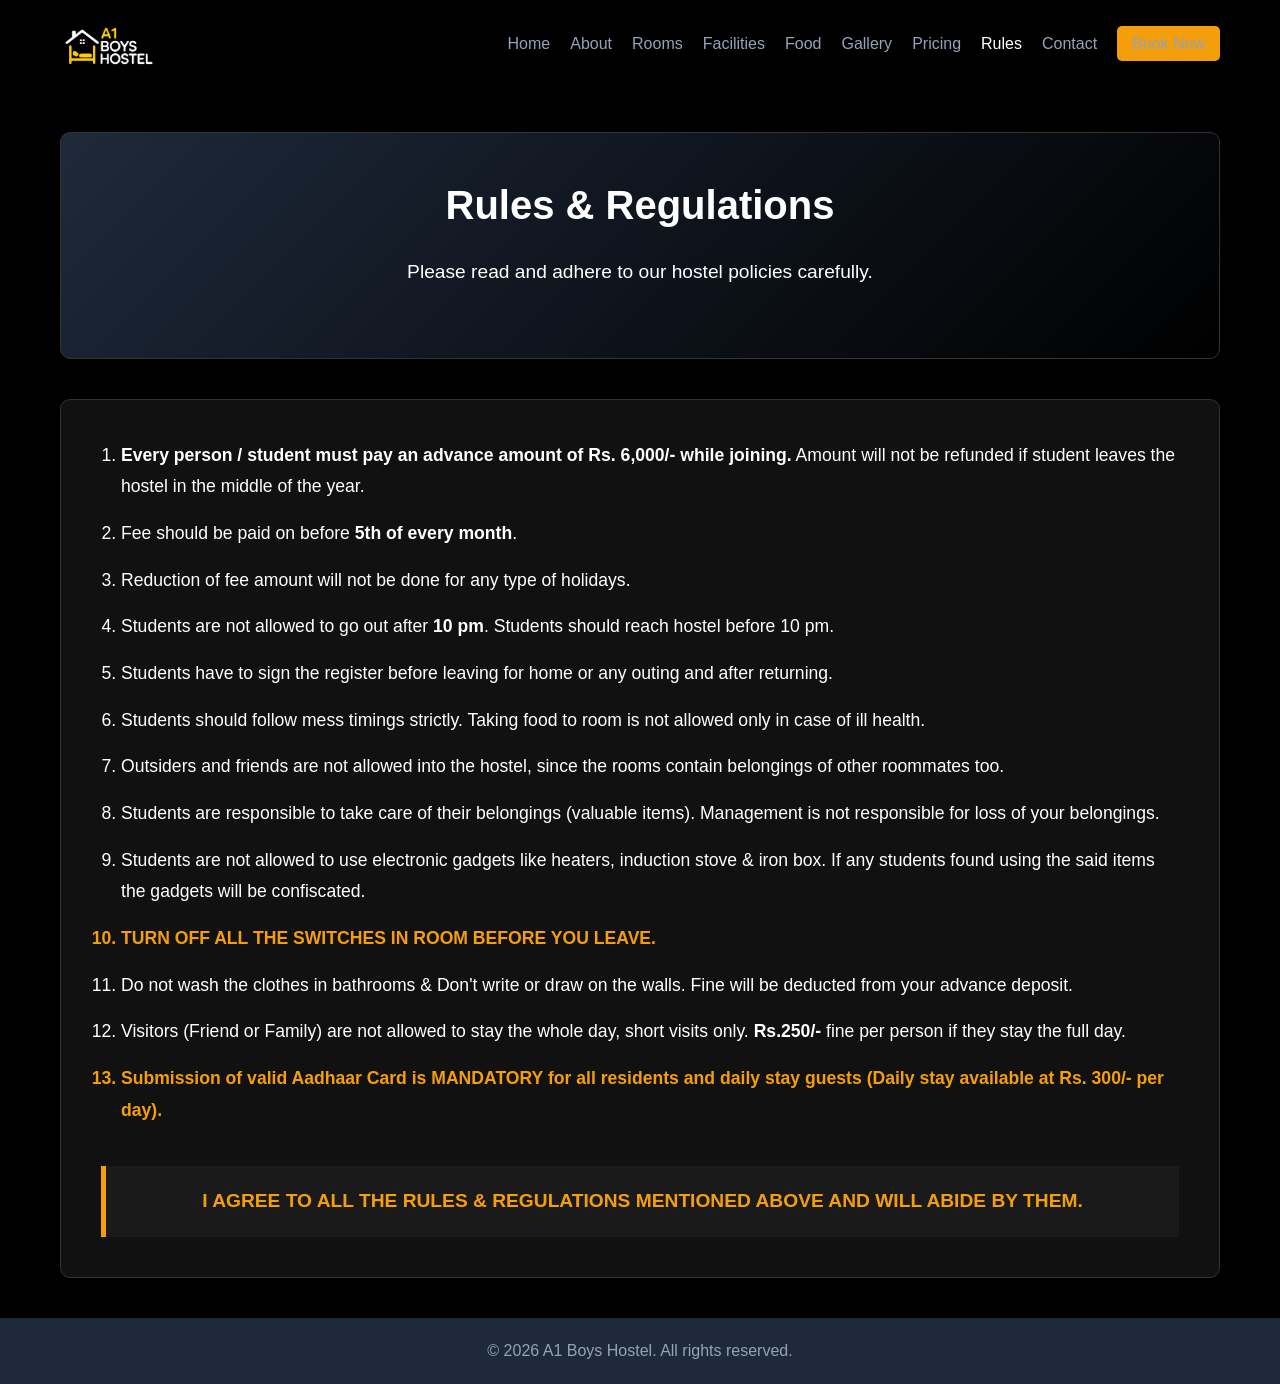
<file: rules.html>
<!DOCTYPE html>
<html lang="en">
<head>
    <meta charset="UTF-8">
    <meta name="viewport" content="width=device-width, initial-scale=1.0">
    <title>Rules & Regulations | A1 Boys Hostel</title>
    <link rel="stylesheet" href="css/style.css">
</head>
<body>
    <header>
        <nav class="navbar">
            <a href="index.html" class="logo">
                <img src="images/logo.jpg" alt="A1 Boys Hostel Logo" style="height: 60px; margin: 0;">
            </a>
            <button class="menu-toggle" id="menuToggle">☰</button>
            <ul class="nav-links" id="navLinks">
                <li><a href="index.html">Home</a></li>
                <li><a href="about.html">About</a></li>
                <li><a href="rooms.html">Rooms</a></li>
                <li><a href="facilities.html">Facilities</a></li>
                <li><a href="food.html">Food</a></li>
                <li><a href="gallery.html">Gallery</a></li>
                <li><a href="pricing.html">Pricing</a></li>
                <li><a href="rules.html">Rules</a></li>
                <li><a href="contact.html">Contact</a></li>
                <li><a href="booking.html" class="btn" style="padding: 5px 15px; margin-top: -5px;">Book Now</a></li>
            </ul>
        </nav>
    </header>

    <main>
        <section class="hero" style="padding: 40px 20px;">
            <h1>Rules & Regulations</h1>
            <p>Please read and adhere to our hostel policies carefully.</p>
        </section>

        <section style="background-color: var(--card-bg); padding: 40px; border-radius: 10px; border: 1px solid var(--border-color);">
            <ol style="margin-left: 20px; font-size: 1.1rem; line-height: 1.8; color: var(--white);">
                <li style="margin-bottom: 15px;"><strong>Every person / student must pay an advance amount of Rs. 6,000/- while joining.</strong> Amount will not be refunded if student leaves the hostel in the middle of the year.</li>
                <li style="margin-bottom: 15px;">Fee should be paid on before <strong>5th of every month</strong>.</li>
                <li style="margin-bottom: 15px;">Reduction of fee amount will not be done for any type of holidays.</li>
                <li style="margin-bottom: 15px;">Students are not allowed to go out after <strong>10 pm</strong>. Students should reach hostel before 10 pm.</li>
                <li style="margin-bottom: 15px;">Students have to sign the register before leaving for home or any outing and after returning.</li>
                <li style="margin-bottom: 15px;">Students should follow mess timings strictly. Taking food to room is not allowed only in case of ill health.</li>
                <li style="margin-bottom: 15px;">Outsiders and friends are not allowed into the hostel, since the rooms contain belongings of other roommates too.</li>
                <li style="margin-bottom: 15px;">Students are responsible to take care of their belongings (valuable items). Management is not responsible for loss of your belongings.</li>
                <li style="margin-bottom: 15px;">Students are not allowed to use electronic gadgets like heaters, induction stove & iron box. If any students found using the said items the gadgets will be confiscated.</li>
                <li style="margin-bottom: 15px; font-weight: bold; color: var(--accent-color);">TURN OFF ALL THE SWITCHES IN ROOM BEFORE YOU LEAVE.</li>
                <li style="margin-bottom: 15px;">Do not wash the clothes in bathrooms & Don't write or draw on the walls. Fine will be deducted from your advance deposit.</li>
                <li style="margin-bottom: 15px;">Visitors (Friend or Family) are not allowed to stay the whole day, short visits only. <strong>Rs.250/-</strong> fine per person if they stay the full day.</li>
                <li style="margin-bottom: 15px; font-weight: bold; color: var(--accent-color);">Submission of valid Aadhaar Card is MANDATORY for all residents and daily stay guests (Daily stay available at Rs. 300/- per day).</li>
            </ol>
            
            <div style="margin-top: 40px; padding: 20px; background-color: #1a1a1a; border-left: 5px solid var(--accent-color); text-align: center;">
                <h3 style="color: var(--accent-color); font-size: 1.2rem; text-transform: uppercase;">I agree to all the rules & regulations mentioned above and will abide by them.</h3>
            </div>
        </section>
    </main>

    <footer>
        <p>&copy; 2026 A1 Boys Hostel. All rights reserved.</p>
    </footer>

    <script src="js/script.js"></script>
</body>
</html>
</file>
<file: css/style.css>
/* css/style.css */
:root {
    --primary-color: #1e293b;
    --secondary-color: #3b82f6;
    --accent-color: #f59e0b;
    --bg-color: #000000;
    --text-color: #e2e8f0;
    --light-text: #f8fafc;
    --white: #ffffff;
    --gray: #94a3b8;
    --card-bg: #111111;
    --border-color: #333333;
}
* {
    margin: 0;
    padding: 0;
    box-sizing: border-box;
}

body {
    font-family: 'Segoe UI', Tahoma, Geneva, Verdana, sans-serif;
    background-color: var(--bg-color);
    color: var(--text-color);
    line-height: 1.6;
    display: flex;
    flex-direction: column;
    min-height: 100vh;
}

/* Header & Navigation */
header {
    background-color: #000000;
    color: var(--white);
    padding: 1rem 0;
    position: sticky;
    top: 0;
    z-index: 100;
    box-shadow: 0 4px 6px rgba(0, 0, 0, 0.1);
}

.navbar {
    display: flex;
    justify-content: space-between;
    align-items: center;
    max-width: 1200px;
    margin: 0 auto;
    padding: 0 20px;
}

.logo {
    display: flex;
    align-items: center;
    text-decoration: none;
    color: var(--white);
    font-size: 1.5rem;
    font-weight: bold;
}

.logo img {
    height: 40px;
    margin-right: 10px;
}

.nav-links {
    list-style: none;
    display: flex;
    gap: 20px;
}

.nav-links li a {
    color: var(--gray);
    text-decoration: none;
    font-weight: 500;
    transition: color 0.3s;
}

.nav-links li a:hover, .nav-links li a.active {
    color: var(--white);
}

.menu-toggle {
    display: none;
    font-size: 1.5rem;
    cursor: pointer;
    background: none;
    border: none;
    color: var(--white);
}

/* Main content */
main {
    flex: 1;
    max-width: 1200px;
    margin: 0 auto;
    padding: 40px 20px;
    width: 100%;
}

.hero {
    text-align: center;
    padding: 60px 20px;
    background: linear-gradient(135deg, var(--primary-color), #000000);
    color: var(--white);
    border-radius: 10px;
    margin-bottom: 40px;
    border: 1px solid var(--border-color);
}

.hero h1 {
    font-size: 2.5rem;
    margin-bottom: 20px;
}

.hero p {
    font-size: 1.2rem;
    margin-bottom: 30px;
}

.btn {
    display: inline-block;
    padding: 10px 25px;
    background-color: var(--accent-color);
    color: #000000;
    text-decoration: none;
    border-radius: 5px;
    font-weight: bold;
    transition: background-color 0.3s;
    border: none;
    cursor: pointer;
}

.btn:hover {
    background-color: #d97706;
}

/* Grids & Cards */
.grid-container {
    display: grid;
    grid-template-columns: repeat(auto-fit, minmax(300px, 1fr));
    gap: 30px;
    margin-top: 30px;
}

.card {
    background-color: var(--card-bg);
    padding: 30px;
    border-radius: 10px;
    box-shadow: 0 4px 6px rgba(255, 255, 255, 0.05);
    text-align: center;
    transition: transform 0.3s;
    border: 1px solid var(--border-color);
}

.card:hover {
    transform: translateY(-5px);
}

.card h3 {
    margin-bottom: 15px;
    color: var(--secondary-color);
}

/* Forms */
.form-group {
    margin-bottom: 20px;
    text-align: left;
}

.form-group label {
    display: block;
    margin-bottom: 8px;
    font-weight: 500;
}

.form-group input, .form-group textarea, .form-group select {
    width: 100%;
    padding: 12px;
    border: 1px solid var(--border-color);
    border-radius: 5px;
    font-family: inherit;
    background-color: #1a1a1a;
    color: var(--white);
}

/* Footer */
footer {
    background-color: var(--primary-color);
    color: var(--gray);
    text-align: center;
    padding: 20px 0;
    margin-top: auto;
}

/* Responsive */
@media (max-width: 768px) {
    .nav-links {
        display: none;
        flex-direction: column;
        position: absolute;
        top: 100%;
        left: 0;
        width: 100%;
        background-color: #000000;
        text-align: center;
        padding: 20px 0;
        border-bottom: 1px solid var(--border-color);
    }
    
    .nav-links.active {
        display: flex;
    }

    .menu-toggle {
        display: block;
    }
}
</file>
